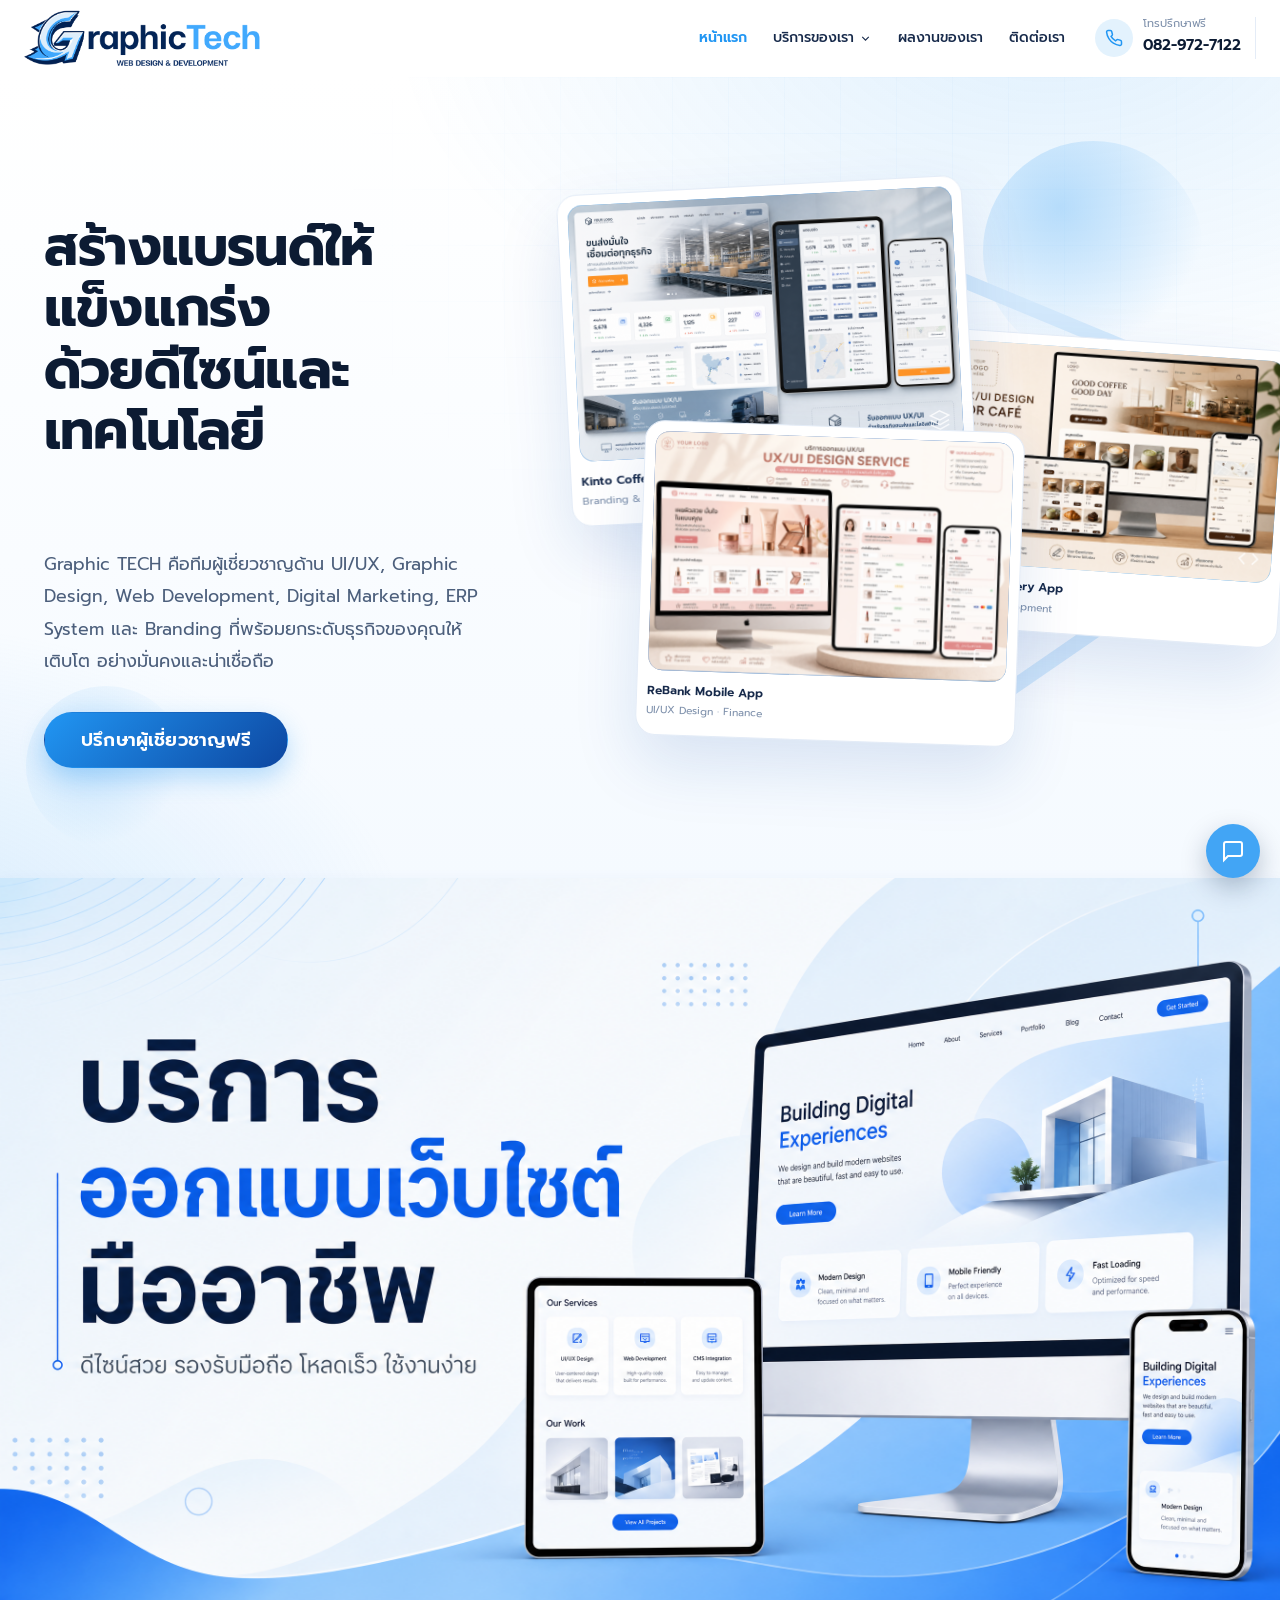
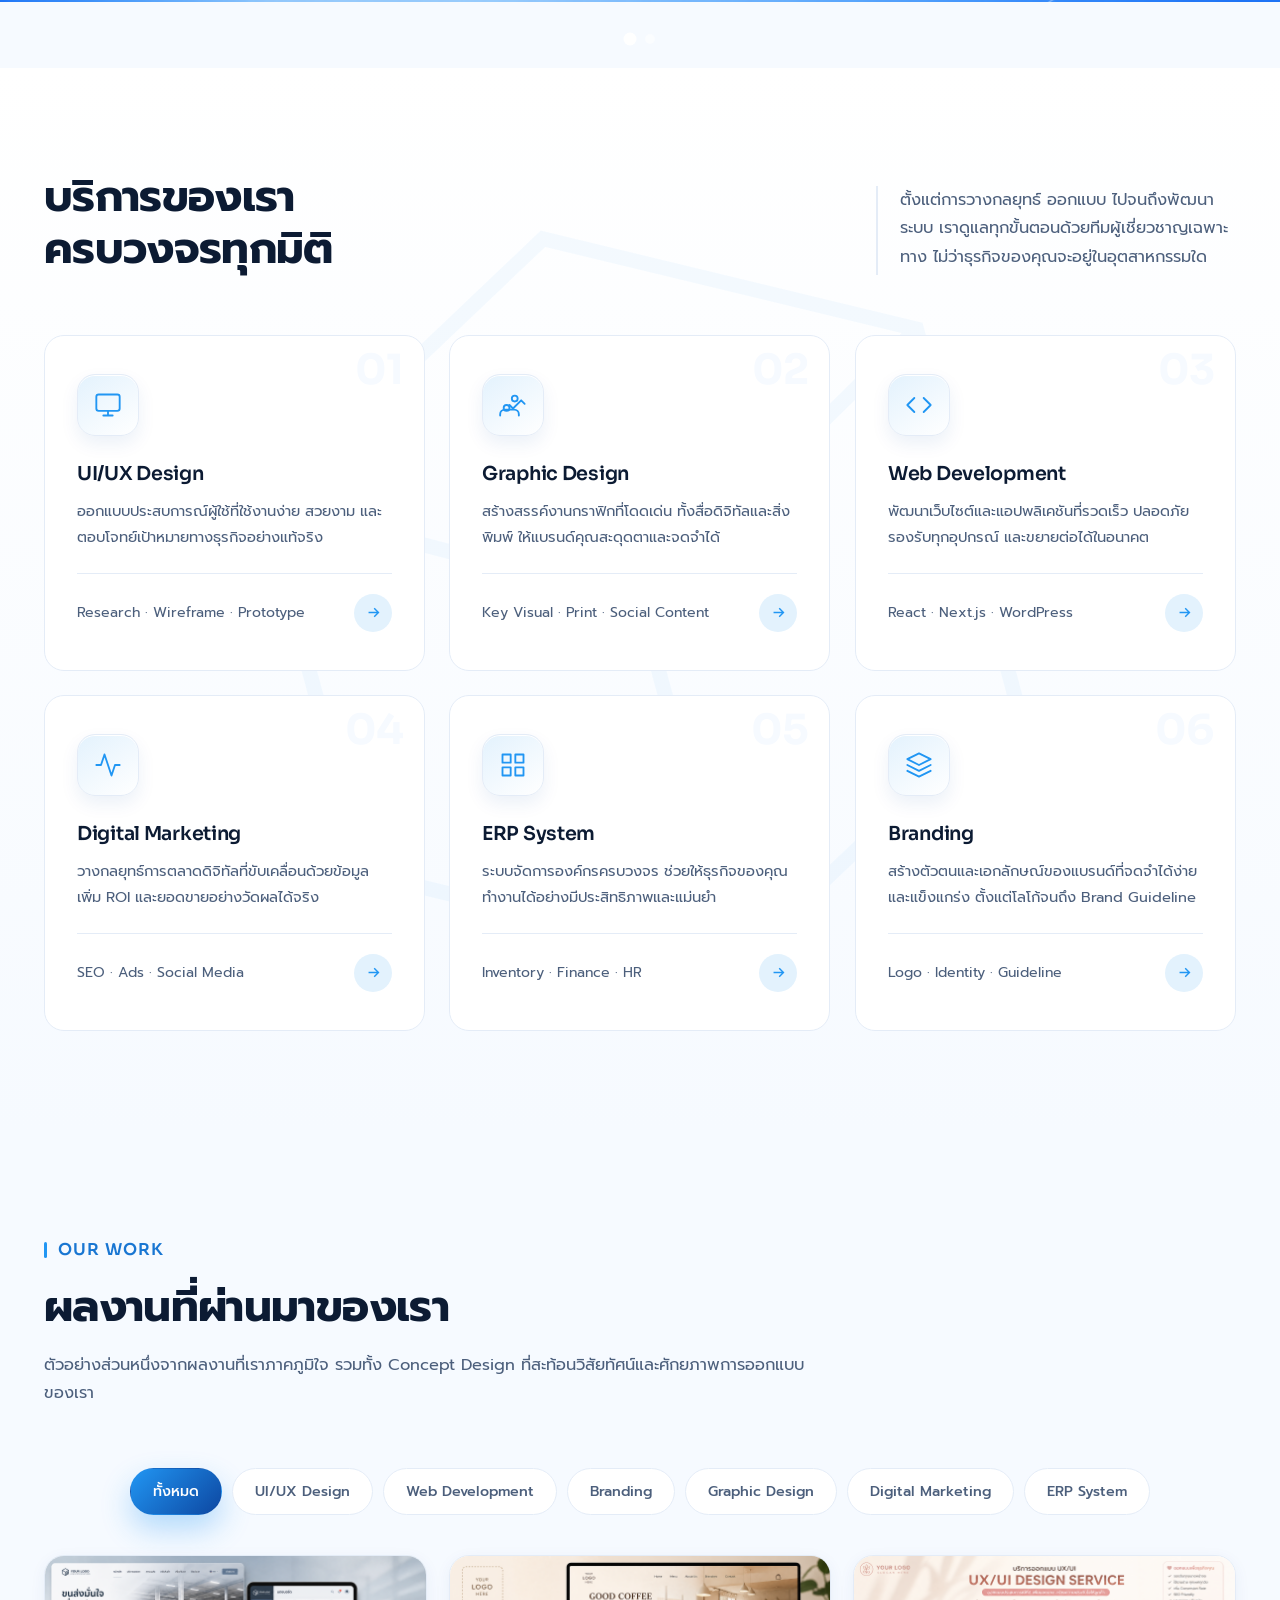
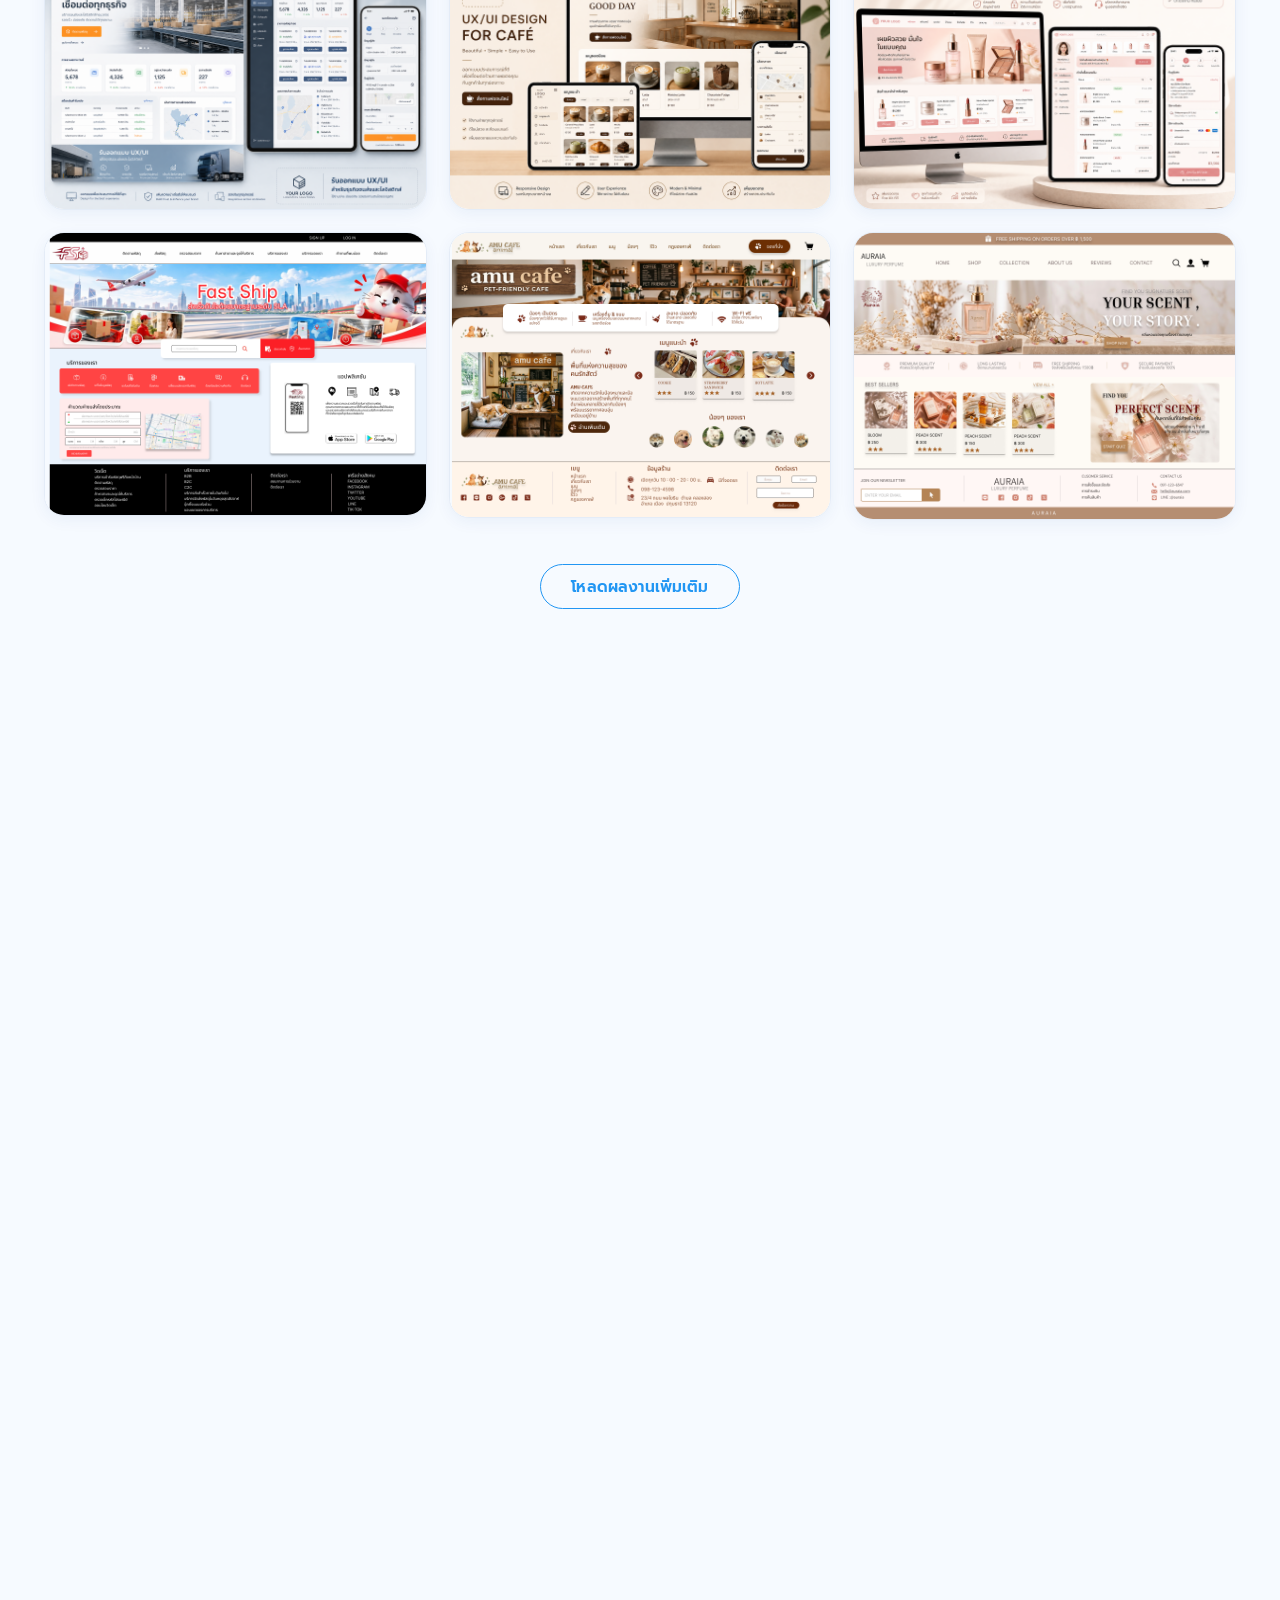
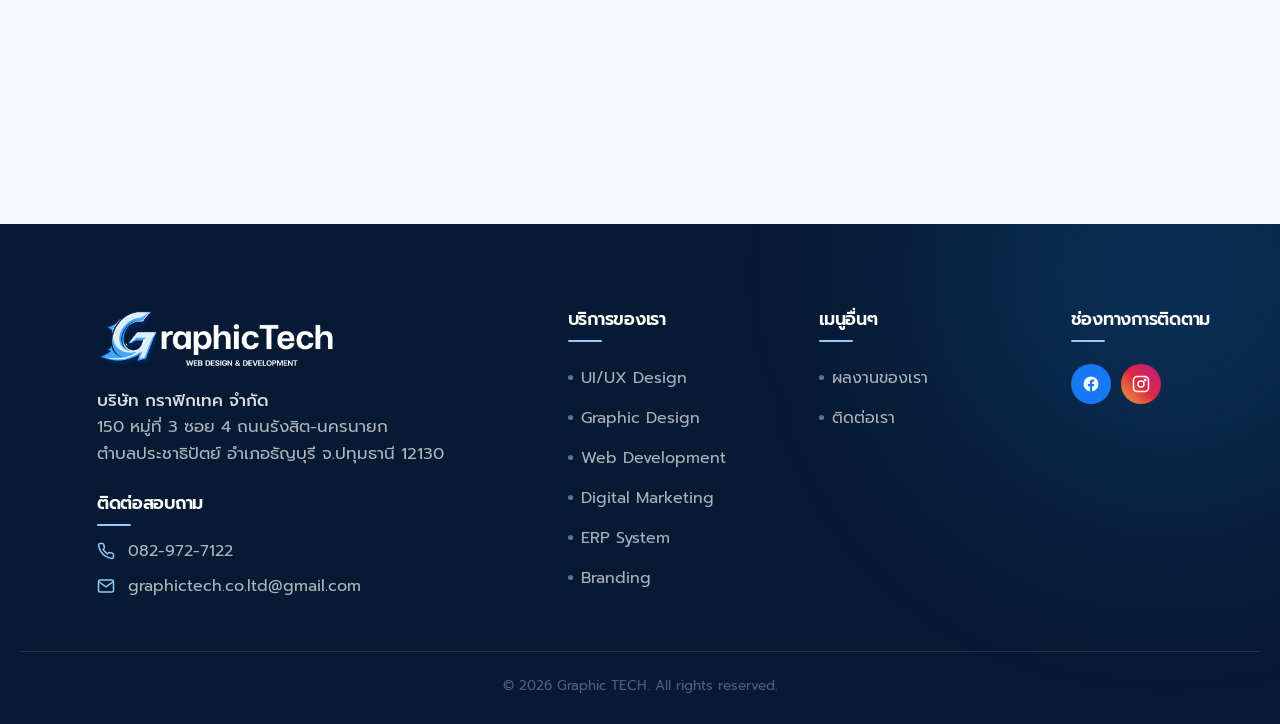
<file: index.html>
<!DOCTYPE html>
<html lang="th">

<head>
  <meta charset="UTF-8">
  <meta name="viewport" content="width=device-width, initial-scale=1.0">
  <meta name="description"
    content="Graphic TECH บริการรับออกแบบ UI/UX, Graphic Design, Web Development, Digital Marketing, ERP System และ Branding แบบครบวงจร">
  <meta name="keywords"
    content="Graphic TECH, UI/UX, Graphic Design, Web Development, Digital Marketing, ERP System, Branding, รับทำเว็บไซต์, ออกแบบกราฟิก, รับทำการตลาดออนไลน์">

  <!-- Open Graph / Social Media Meta Tags -->
  <meta property="og:title" content="Graphic TECH - บริการออกแบบและพัฒนาเว็บไซต์ครบวงจร">
  <meta property="og:description"
    content="Graphic TECH คือทีมผู้เชี่ยวชาญด้าน UI/UX, Graphic Design, Web Development, Digital Marketing, ERP System และ Branding ที่พร้อมยกระดับธุรกิจของคุณ">
  <meta property="og:image" content="assets/images/logo.png">
  <meta property="og:type" content="website">

  <title>Graphic TECH - บริการออกแบบและพัฒนาเว็บไซต์ครบวงจร</title>

  <!-- Favicons -->
  <link rel="icon" type="image/png" sizes="32x32" href="assets/images/logo.png">
  <link rel="icon" type="image/png" sizes="180x180" href="assets/images/logo.png">
  <link rel="apple-touch-icon" sizes="180x180" href="assets/images/logo.png">


  <link rel="preconnect" href="https://fonts.googleapis.com">
  <link rel="stylesheet"
    href="https://fonts.googleapis.com/css2?family=Prompt:wght@300;400;500;600;700;800&family=Sora:wght@400;500;600;700;800&display=swap">

  <link rel="stylesheet" href="css/base.css">
  <link rel="stylesheet" href="css/components.css">
  <link rel="stylesheet" href="css/layout.css">
  <link rel="stylesheet" href="css/home.css">
  <link rel="stylesheet" href="css/animations.css">
</head>

<body>
  <a href="#main" class="skip-link">ข้ามไปยังเนื้อหาหลัก</a>

  <!-- ═══════════════════════ HEADER PLACEHOLDER ═══════════════════════ -->
  <div id="app-header"></div>


  <main id="main">



    <!-- ═══════════════════════ HERO ═══════════════════════ -->
    <section class="hero" id="home">
      <div class="hero-grid-bg" aria-hidden="true"></div>
      <div class="hero-orb hero-orb--1 float-shape" aria-hidden="true"></div>
      <div class="hero-orb hero-orb--2 float-shape float-shape--slow" aria-hidden="true"></div>

      <div class="container">
        <div class="hero__inner">
          <div class="hero__content">
            <h1 class="hero__title hero-anim hd-2">
              <span class="line">สร้างแบรนด์ให้แข็งแกร่ง</span>
              <span class="line">ด้วยดีไซน์และเทคโนโลยี</span>
              <span class="line text-gradient-animated">ระดับมืออาชีพ</span>
            </h1>
            <p class="hero__sub hero-anim hd-3">
              Graphic TECH คือทีมผู้เชี่ยวชาญด้าน UI/UX, Graphic Design, Web Development,
              Digital Marketing, ERP System และ Branding ที่พร้อมยกระดับธุรกิจของคุณให้เติบโต
              อย่างมั่นคงและน่าเชื่อถือ
            </p>
            <div class="hero__action hero-anim hd-4">
              <a href="#contact" class="btn btn-primary hero__btn">ปรึกษาผู้เชี่ยวชาญฟรี</a>
            </div>

          </div>

          <div class="hero__visual hero-anim hd-3">
            <div class="hero__stage">
              <svg class="hero__mark" viewBox="0 0 24 24" fill="none" stroke="currentColor" stroke-width="0.6"
                aria-hidden="true">
                <path d="M12 2l9 4.9v10.2L12 22l-9-4.9V6.9L12 2z" />
                <path d="M12 22V12M21 6.9L12 12 3 6.9" />
              </svg>

              <figure class="collage-card collage-card--a float-shape float-shape--sm">
                <div class="collage-card__thumb">
                  <img src="assets/images/brand/3.2.1.png" alt="Kinto Coffee Image">
                  <svg viewBox="0 0 24 24" fill="none" stroke="currentColor" stroke-width="1.6">
                    <path d="M12 2L2 7l10 5 10-5-10-5zM2 17l10 5 10-5M2 12l10 5 10-5" />
                  </svg>
                </div>
                <figcaption class="collage-card__tag">Kinto Coffee — New System<small>Branding & Design · 2024</small>
                </figcaption>
              </figure>

              <figure class="collage-card collage-card--b float-shape float-shape--sm">
                <div class="collage-card__thumb">
                  <img src="assets/images/brand/3.2.2.png" alt="ArtSpace Gallery Image">
                  <svg viewBox="0 0 24 24" fill="none" stroke="currentColor" stroke-width="1.6">
                    <polyline points="16 18 22 12 16 6" />
                    <polyline points="8 6 2 12 8 18" />
                  </svg>
                </div>
                <figcaption class="collage-card__tag">ArtSpace Gallery App<small>Web App Development</small>
                </figcaption>
              </figure>

              <figure class="collage-card collage-card--c float-shape float-shape--sm">
                <div class="collage-card__thumb">
                  <img src="assets/images/brand/3.2.3.png" alt="ReBank Mobile UX Image">
                  <svg viewBox="0 0 24 24" fill="none" stroke="currentColor" stroke-width="1.6">
                    <rect x="2" y="3" width="20" height="14" rx="2" />
                    <path d="M8 21h8M12 17v4" />
                  </svg>
                </div>
                <figcaption class="collage-card__tag">ReBank Mobile App<small>UI/UX Design · Finance</small>
                </figcaption>
              </figure>


            </div>
          </div>
        </div>
      </div>

    </section>







    <!-- ═══════════════════════ AUTO SLIDER BANNER ═══════════════════════ -->
    <section class="banner-slider" aria-label="แบนเนอร์โปรโมท">
      <div class="slider-container" id="mainSlider">
        <div class="slider-track" id="sliderTrack">
          <!-- รูปภาพที่ 1 -->
          <div class="slide">
            <img src="assets/images/ui/b1.png" alt="Banner 1">
          </div>
          <!-- รูปภาพที่ 2 -->
          <div class="slide">
            <img src="assets/images/brand/bannerslider01.png" alt="Banner 2">
          </div>
        </div>

        <!-- ปุ่มเลื่อนซ้าย-ขวา ถูกเอาออกตามคำขอ -->

        <!-- จุดไข่ปลา (Dots) -->
        <div class="slider-dots" id="sliderDots"></div>
      </div>
    </section>



    <!-- ═══════════════════════ SERVICES ═══════════════════════ -->
    <section class="section services" id="services">
      <div class="container">
        <div class="sec-head sec-head--split reveal">
          <div class="sec-head__main">
            <h2>บริการของเรา<br>ครบวงจรทุกมิติ</h2>
          </div>
          <p class="sec-head__aside">ตั้งแต่การวางกลยุทธ์ ออกแบบ ไปจนถึงพัฒนาระบบ
            เราดูแลทุกขั้นตอนด้วยทีมผู้เชี่ยวชาญเฉพาะทาง
            ไม่ว่าธุรกิจของคุณจะอยู่ในอุตสาหกรรมใด</p>
        </div>

        <div class="grid grid-3">
          <a href="pages/service-uiux.html" class="service-card reveal d-1" tabindex="0" role="button"
            aria-label="UI/UX Design">
            <span class="service-card__num">01</span>
            <span class="icon-tile">
              <svg viewBox="0 0 24 24" fill="none" stroke="currentColor" stroke-width="1.6" stroke-linecap="round"
                stroke-linejoin="round">
                <rect x="2" y="3" width="20" height="14" rx="2" />
                <path d="M8 21h8M12 17v4" />
              </svg>
            </span>
            <h3>UI/UX Design</h3>
            <p>ออกแบบประสบการณ์ผู้ใช้ที่ใช้งานง่าย สวยงาม และตอบโจทย์เป้าหมายทางธุรกิจอย่างแท้จริง</p>
            <div class="service-card__foot">
              <span class="small">Research · Wireframe · Prototype</span>
              <span class="service-card__arrow"><svg viewBox="0 0 24 24" fill="none" stroke="currentColor"
                  stroke-width="2">
                  <path d="M5 12h14M13 6l6 6-6 6" />
                </svg></span>
            </div>
          </a>

          <a href="pages/service-graphic.html" class="service-card reveal d-2" tabindex="0" role="button"
            aria-label="Graphic Design">
            <span class="service-card__num">02</span>
            <span class="icon-tile">
              <svg viewBox="0 0 24 24" fill="none" stroke="currentColor" stroke-width="1.6" stroke-linecap="round"
                stroke-linejoin="round">
                <circle cx="13.5" cy="6.5" r="2.5" />
                <circle cx="6.5" cy="14.5" r="2.5" />
                <path d="M17 21v-1a4 4 0 00-4-4H5a4 4 0 00-4 4v1" />
                <path d="M22 11l-3-3-7 7-3-3" />
              </svg>
            </span>
            <h3>Graphic Design</h3>
            <p>สร้างสรรค์งานกราฟิกที่โดดเด่น ทั้งสื่อดิจิทัลและสิ่งพิมพ์ ให้แบรนด์คุณสะดุดตาและจดจำได้</p>
            <div class="service-card__foot">
              <span class="small">Key Visual · Print · Social Content</span>
              <span class="service-card__arrow"><svg viewBox="0 0 24 24" fill="none" stroke="currentColor"
                  stroke-width="2">
                  <path d="M5 12h14M13 6l6 6-6 6" />
                </svg></span>
            </div>
          </a>

          <a href="pages/service-web.html" class="service-card reveal d-3" tabindex="0" role="button"
            aria-label="Web Development">
            <span class="service-card__num">03</span>
            <span class="icon-tile">
              <svg viewBox="0 0 24 24" fill="none" stroke="currentColor" stroke-width="1.6" stroke-linecap="round"
                stroke-linejoin="round">
                <polyline points="16 18 22 12 16 6" />
                <polyline points="8 6 2 12 8 18" />
              </svg>
            </span>
            <h3>Web Development</h3>
            <p>พัฒนาเว็บไซต์และแอปพลิเคชันที่รวดเร็ว ปลอดภัย รองรับทุกอุปกรณ์ และขยายต่อได้ในอนาคต</p>
            <div class="service-card__foot">
              <span class="small">React · Next.js · WordPress</span>
              <span class="service-card__arrow"><svg viewBox="0 0 24 24" fill="none" stroke="currentColor"
                  stroke-width="2">
                  <path d="M5 12h14M13 6l6 6-6 6" />
                </svg></span>
            </div>
          </a>

          <a href="pages/service-marketing.html" class="service-card reveal d-1" tabindex="0" role="button"
            aria-label="Digital Marketing">
            <span class="service-card__num">04</span>
            <span class="icon-tile">
              <svg viewBox="0 0 24 24" fill="none" stroke="currentColor" stroke-width="1.6" stroke-linecap="round"
                stroke-linejoin="round">
                <path d="M22 12h-4l-3 9L9 3l-3 9H2" />
              </svg>
            </span>
            <h3>Digital Marketing</h3>
            <p>วางกลยุทธ์การตลาดดิจิทัลที่ขับเคลื่อนด้วยข้อมูล เพิ่ม ROI และยอดขายอย่างวัดผลได้จริง</p>
            <div class="service-card__foot">
              <span class="small">SEO · Ads · Social Media</span>
              <span class="service-card__arrow"><svg viewBox="0 0 24 24" fill="none" stroke="currentColor"
                  stroke-width="2">
                  <path d="M5 12h14M13 6l6 6-6 6" />
                </svg></span>
            </div>
          </a>

          <a href="pages/service-erp.html" class="service-card reveal d-2" tabindex="0" role="button"
            aria-label="ERP System">
            <span class="service-card__num">05</span>
            <span class="icon-tile">
              <svg viewBox="0 0 24 24" fill="none" stroke="currentColor" stroke-width="1.6" stroke-linecap="round"
                stroke-linejoin="round">
                <rect x="3" y="3" width="7" height="7" />
                <rect x="14" y="3" width="7" height="7" />
                <rect x="14" y="14" width="7" height="7" />
                <rect x="3" y="14" width="7" height="7" />
              </svg>
            </span>
            <h3>ERP System</h3>
            <p>ระบบจัดการองค์กรครบวงจร ช่วยให้ธุรกิจของคุณทำงานได้อย่างมีประสิทธิภาพและแม่นยำ</p>
            <div class="service-card__foot">
              <span class="small">Inventory · Finance · HR</span>
              <span class="service-card__arrow"><svg viewBox="0 0 24 24" fill="none" stroke="currentColor"
                  stroke-width="2">
                  <path d="M5 12h14M13 6l6 6-6 6" />
                </svg></span>
            </div>
          </a>

          <a href="pages/service-branding.html" class="service-card reveal d-3" tabindex="0" role="button"
            aria-label="Branding">
            <span class="service-card__num">06</span>
            <span class="icon-tile">
              <svg viewBox="0 0 24 24" fill="none" stroke="currentColor" stroke-width="1.6" stroke-linecap="round"
                stroke-linejoin="round">
                <path d="M12 2L2 7l10 5 10-5-10-5zM2 17l10 5 10-5M2 12l10 5 10-5" />
              </svg>
            </span>
            <h3>Branding</h3>
            <p>สร้างตัวตนและเอกลักษณ์ของแบรนด์ที่จดจำได้ง่ายและแข็งแกร่ง ตั้งแต่โลโก้จนถึง Brand Guideline</p>
            <div class="service-card__foot">
              <span class="small">Logo · Identity · Guideline</span>
              <span class="service-card__arrow"><svg viewBox="0 0 24 24" fill="none" stroke="currentColor"
                  stroke-width="2">
                  <path d="M5 12h14M13 6l6 6-6 6" />
                </svg></span>
            </div>
          </a>
        </div>


      </div>
    </section>

    <!-- ═══════════════════════ PORTFOLIO ═══════════════════════ -->
    <section class="section portfolio" id="portfolio">
      <div class="container">
        <div class="sec-head reveal">
          <p class="eyebrow eyebrow--tag">Our Work</p>
          <h2>ผลงานที่ผ่านมาของเรา</h2>
          <p>ตัวอย่างส่วนหนึ่งจากผลงานที่เราภาคภูมิใจ รวมทั้ง Concept Design
            ที่สะท้อนวิสัยทัศน์และศักยภาพการออกแบบของเรา</p>
        </div>

        <div class="filters reveal" id="portfolioFilters">
          <button class="filter-btn is-active" data-filter="all">ทั้งหมด</button>
          <button class="filter-btn" data-filter="UI/UX Design">UI/UX Design</button>
          <button class="filter-btn" data-filter="Web Development">Web Development</button>
          <button class="filter-btn" data-filter="Branding">Branding</button>
          <button class="filter-btn" data-filter="Graphic Design">Graphic Design</button>
          <button class="filter-btn" data-filter="Digital Marketing">Digital Marketing</button>
          <button class="filter-btn" data-filter="ERP System">ERP System</button>
        </div>

        <div class="portfolio-grid" id="portfolioGrid">
          <!-- populated by data-portfolio.js + main.js -->
        </div>
        <div class="portfolio__foot">
          <button class="btn btn-outline" id="loadMoreBtn">โหลดผลงานเพิ่มเติม</button>
          <button class="btn btn-outline" id="collapseBtn">ย่อผลงาน</button>
        </div>
      </div>
    </section>



    <!-- ═══════════════════════ CONTACT ═══════════════════════ -->
    <section class="section contact-home" id="contact">
      <div class="container">
        <div class="sec-head sec-head--center reveal">
          <h2>พร้อมเริ่มโปรเจกต์ใหม่กับเรา?</h2>
          <p>บอกเราเรื่องของคุณ ทีมงานพร้อมรับฟังและออกแบบทางออกที่ดีที่สุดสำหรับธุรกิจของคุณ</p>
        </div>

        <div class="contact-home__wrap reveal">
          <div class="contact-home__info">
            <h2>ช่องทางติดต่อเรา</h2>
            <p>เลือกช่องทางที่สะดวก ทีมงานพร้อมตอบกลับภายใน 24 ชั่วโมง</p>
            <ul class="contact-home__list">
              <li>
                <svg viewBox="0 0 24 24" fill="none" stroke="currentColor" stroke-width="2">
                  <path d="M21 10c0 6-9 12-9 12s-9-6-9-12a9 9 0 0118 0z" />
                  <circle cx="12" cy="10" r="3" />
                </svg>
                <span>150 หมู่ที่ 3 ซอย 4 ถนนรังสิต-นครนายก ตำบลประชาธิปัตย์ อำเภอธัญบุรี จ.ปทุมธานี 12130</span>
              </li>
              <li>
                <svg viewBox="0 0 24 24" fill="none" stroke="currentColor" stroke-width="2">
                  <path
                    d="M22 16.92v3a2 2 0 01-2.18 2 19.79 19.79 0 01-8.63-3.07 19.5 19.5 0 01-6-6 19.79 19.79 0 01-3.07-8.67A2 2 0 014.11 2h3a2 2 0 012 1.72c.127.96.362 1.903.7 2.81a2 2 0 01-.45 2.11L8.09 9.91a16 16 0 006 6l1.27-1.27a2 2 0 012.11-.45c.907.338 1.85.573 2.81.7A2 2 0 0122 16.92z" />
                </svg>
                <span>082-972-7122</span>
              </li>
              <li>
                <svg viewBox="0 0 24 24" fill="none" stroke="currentColor" stroke-width="2">
                  <path d="M4 4h16a2 2 0 012 2v12a2 2 0 01-2 2H4a2 2 0 01-2-2V6a2 2 0 012-2z" />
                  <path d="M22 6l-10 7L2 6" />
                </svg>
                <span>graphictech.co.ltd@gmail.com</span>
              </li>
              <li>
                <svg viewBox="0 0 24 24" fill="none" stroke="currentColor" stroke-width="2">
                  <rect x="3" y="4" width="18" height="18" rx="2" />
                  <path d="M16 2v4M8 2v4M3 10h18" />
                </svg>
                <span>จันทร์–เสาร์ 9:00–18:00 น.</span>
              </li>
            </ul>
            <div class="footer__social contact-social-gap">
              <a href="https://www.facebook.com/profile.php?id=61574200404276" target="_blank" rel="noopener noreferrer"
                aria-label="Facebook"><svg viewBox="0 0 24 24" fill="currentColor">
                  <path
                    d="M22 12a10 10 0 10-11.56 9.88v-6.99H7.9V12h2.54V9.8c0-2.5 1.49-3.89 3.77-3.89 1.09 0 2.24.2 2.24.2v2.46H15.2c-1.24 0-1.63.77-1.63 1.56V12h2.78l-.44 2.89h-2.34v6.99A10 10 0 0022 12z" />
                </svg></a>
              <a href="https://www.instagram.com/graphictech.co.ltd/" target="_blank" rel="noopener noreferrer"
                aria-label="Instagram"><svg viewBox="0 0 24 24" fill="none" stroke="currentColor" stroke-width="2">
                  <rect x="2" y="2" width="20" height="20" rx="5" />
                  <circle cx="12" cy="12" r="4" />
                  <circle cx="17.5" cy="6.5" r="1" />
                </svg></a>
            </div>
          </div>

          <form class="contact-home__form" id="contactForm" novalidate>
            <div class="form-alert form-alert--ok" id="formSuccess">
              <svg width="20" height="20" viewBox="0 0 24 24" fill="none" stroke="currentColor" stroke-width="2">
                <path d="M20 6L9 17l-5-5" />
              </svg>
              ส่งข้อความเรียบร้อยแล้ว ทีมงานจะติดต่อกลับโดยเร็วที่สุด
            </div>
            <div class="form-grid">
              <div class="field">
                <label for="cfName">ชื่อ-นามสกุล <span class="req">*</span></label>
                <input type="text" id="cfName" name="name" placeholder="ชื่อของคุณ" required>
                <p class="field-error">กรุณากรอกชื่อของคุณ</p>
              </div>
              <div class="field">
                <label for="cfPhone">เบอร์โทรศัพท์ <span class="req">*</span></label>
                <input type="tel" id="cfPhone" name="phone" placeholder="08x-xxx-xxxx" required>
                <p class="field-error">กรุณากรอกเบอร์โทรศัพท์</p>
              </div>
              <div class="field field--full">
                <label for="cfEmail">อีเมล <span class="req">*</span></label>
                <input type="email" id="cfEmail" name="email" placeholder="you@example.com" required>
                <p class="field-error">กรุณากรอกอีเมลให้ถูกต้อง</p>
              </div>
              <div class="field field--full">
                <label for="cfService">บริการที่สนใจ</label>
                <select id="cfService" name="service">
                  <option value="">เลือกบริการที่สนใจ</option>
                  <option value="uiux">UI/UX Design</option>
                  <option value="graphic">Graphic Design</option>
                  <option value="web">Web Development</option>
                  <option value="marketing">Digital Marketing</option>
                  <option value="erp">ERP System</option>
                  <option value="branding">Branding</option>
                  <option value="other">อื่นๆ</option>
                </select>
              </div>
              <div class="field field--full">
                <label for="cfMessage">รายละเอียดโปรเจกต์ <span class="req">*</span></label>
                <textarea id="cfMessage" name="message" placeholder="เล่าให้เราฟังคร่าวๆ เกี่ยวกับโปรเจกต์ของคุณ"
                  required></textarea>
                <p class="field-error">กรุณากรอกรายละเอียดโปรเจกต์</p>
              </div>
            </div>
            <button type="submit" class="btn btn-primary btn-block btn-lg mt-40">
              ส่งข้อความถึงเรา
              <svg viewBox="0 0 24 24" fill="none" stroke="currentColor" stroke-width="2">
                <path d="M22 2L11 13M22 2l-7 20-4-9-9-4 20-7z" />
              </svg>
            </button>
            <p class="form-note tc mt-40">หรือส่งอีเมลถึงเราโดยตรงที่ <a
                href="https://mail.google.com/mail/?view=cm&fs=1&to=graphictech.co.ltd@gmail.com" target="_blank"
                rel="noopener noreferrer" class="accent">graphictech.co.ltd@gmail.com</a></p>
          </form>
        </div>
      </div>
    </section>

  </main>

  <!-- ═══════════════════════ FOOTER PLACEHOLDER ═══════════════════════ -->
  <div id="app-footer"></div>

  <!-- ═══════════════════════ OVERLAY PANEL ═══════════════════════ -->
  <div class="overlay" id="overlay" aria-hidden="true" role="dialog" aria-modal="true">
    <div class="overlay-backdrop" id="overlayBackdrop"></div>
    <div class="overlay-panel" id="overlayPanel">
      <button class="overlay-close" id="overlayClose" aria-label="ปิด">
        <svg viewBox="0 0 24 24" fill="none" stroke="currentColor" stroke-width="2" stroke-linecap="round">
          <path d="M18 6L6 18M6 6l12 12" />
        </svg>
      </button>
      <div class="overlay-body" id="overlayContent">
        <div class="overlay-loading">
          <div class="spinner"></div>
          <p>กำลังโหลด...</p>
        </div>
      </div>
    </div>
  </div>

  <script src="js/layout-components.js"></script>
  <script src="js/data-portfolio.js"></script>
  <script src="js/detail.js"></script>
  <script src="js/counters.js"></script>
  <script src="js/faq.js"></script>
  <script src="js/contact-form.js"></script>
  <script src="js/main.js"></script>
</body>

</html>
</file>
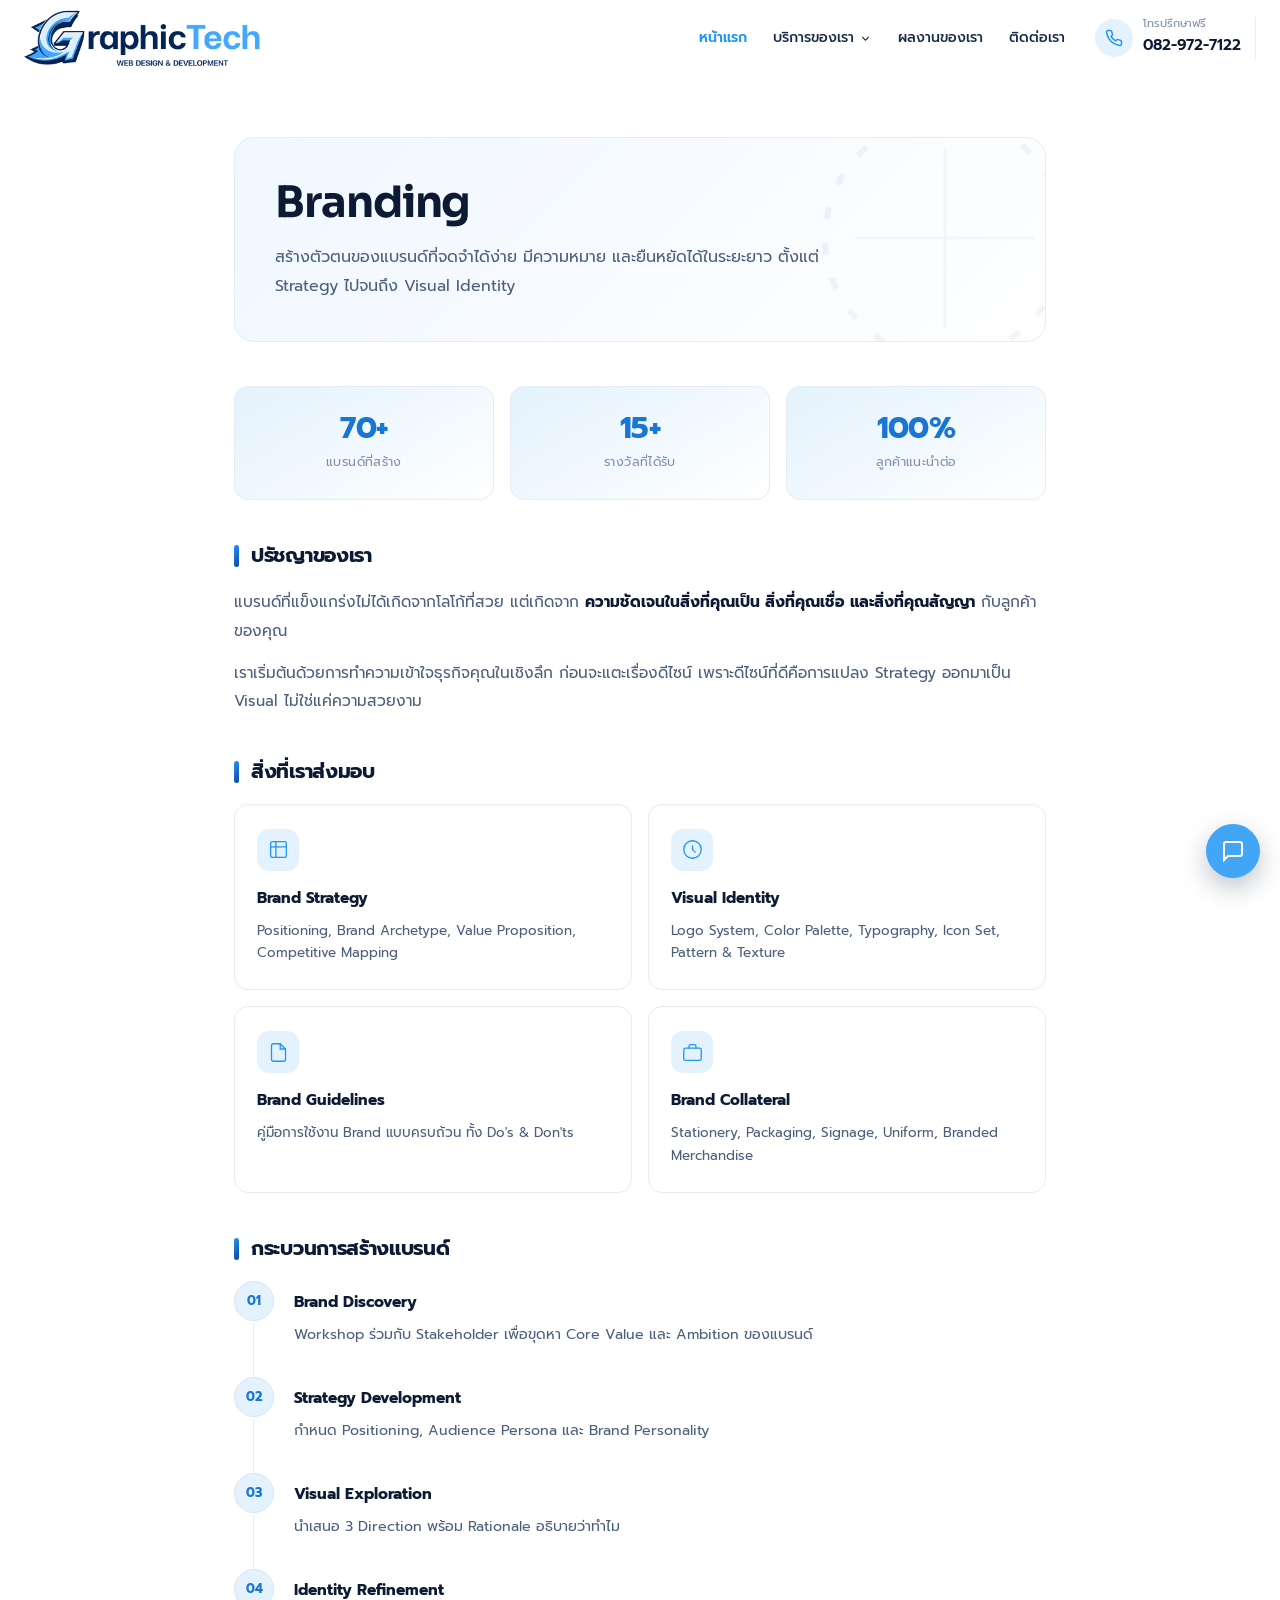
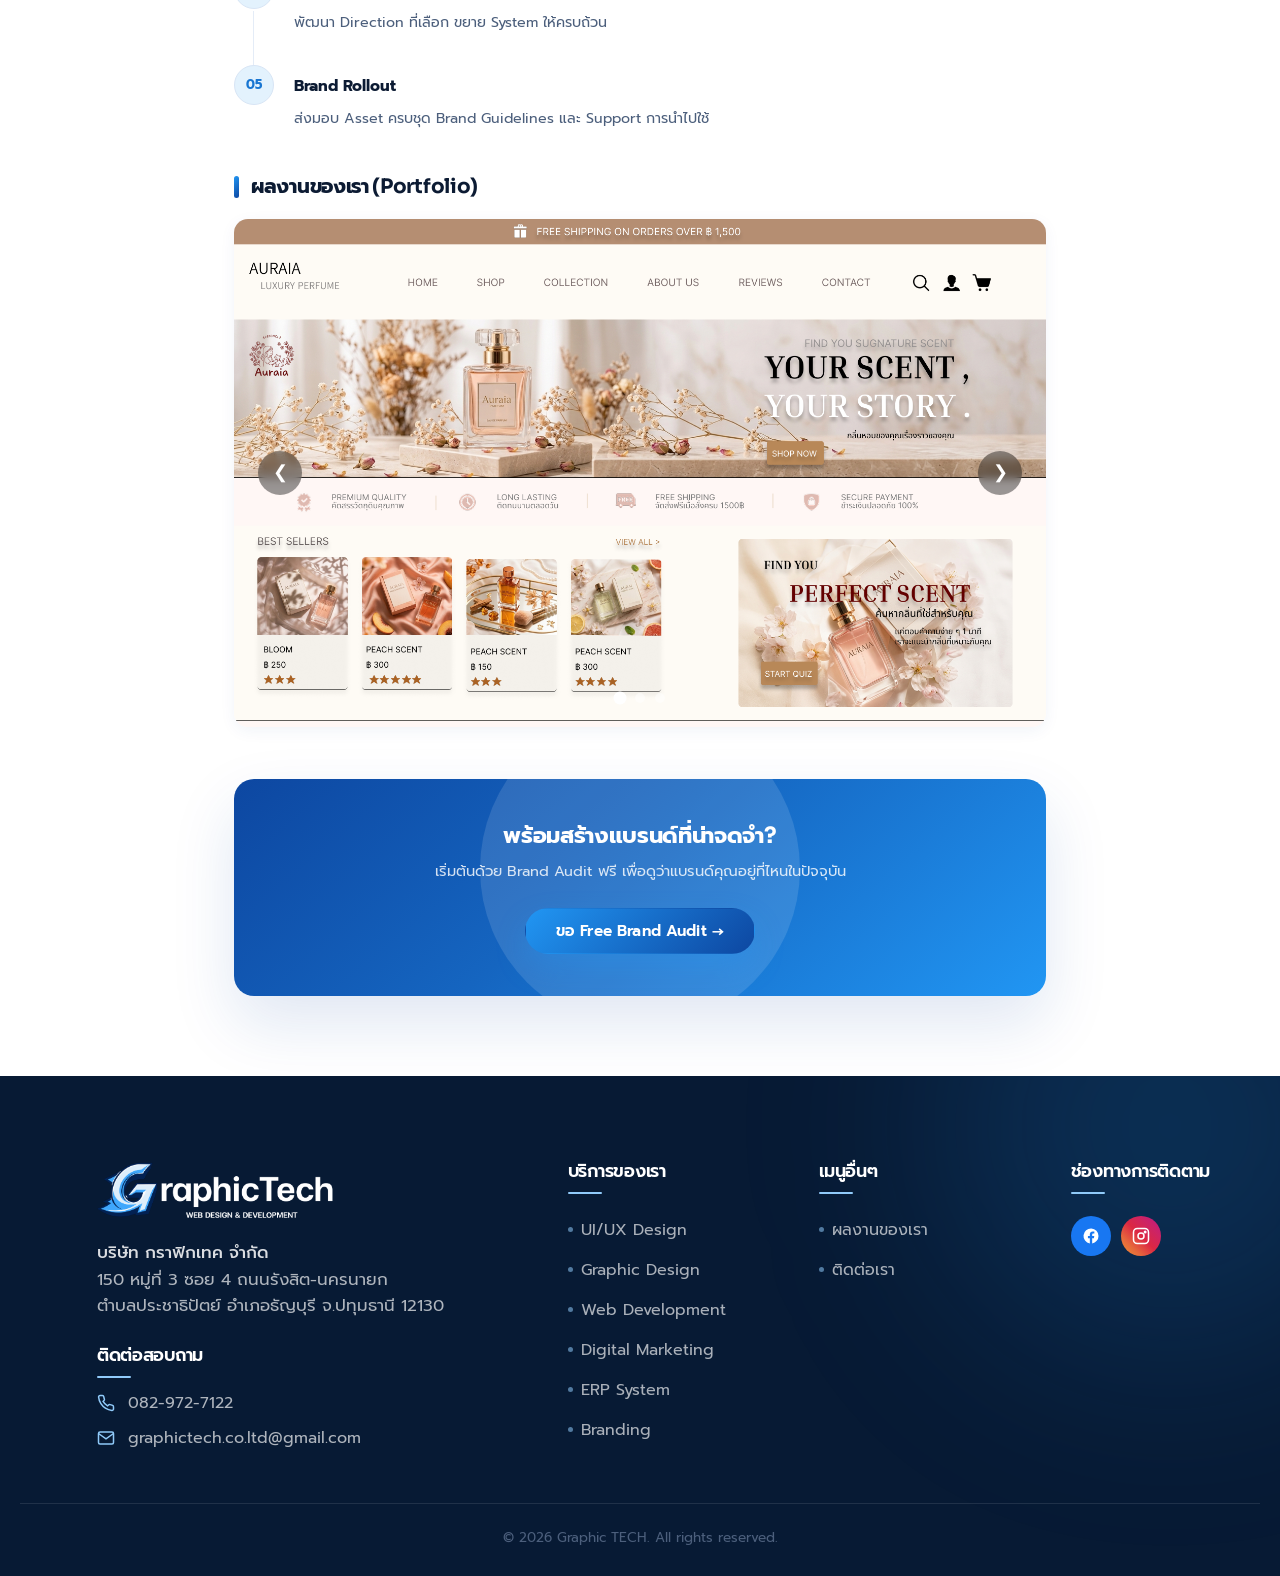
<file: pages/service-branding.html>
<!DOCTYPE html>
<html lang="th">

<head>
  <meta charset="UTF-8">
  <meta name="viewport" content="width=device-width, initial-scale=1.0">
  <meta name="description" content="บริการสร้างแบรนด์ Branding ออกแบบโลโก้ และ Corporate Identity (CI) เพื่อสร้างตัวตนที่จดจำได้ แข็งแกร่ง และแตกต่างจากคู่แข่งในตลาด | Graphic TECH">
  <title>Branding | Graphic TECH</title>

  <!-- Open Graph / Social Media Meta Tags -->
  <meta property="og:title" content="Branding | Graphic TECH">
  <meta property="og:description" content="บริการสร้างแบรนด์ Branding ออกแบบโลโก้ และ Corporate Identity (CI) เพื่อสร้างตัวตนที่จดจำได้ แข็งแกร่ง และแตกต่างจากคู่แข่งในตลาด | Graphic TECH">
  <meta property="og:image" content="../assets/images/logo.png">
  <meta property="og:type" content="website">

  <!-- Favicons -->
  <link rel="icon" type="image/png" sizes="32x32" href="../assets/images/logo.png">
  <link rel="icon" type="image/png" sizes="180x180" href="../assets/images/logo.png">
  <link rel="apple-touch-icon" sizes="180x180" href="../assets/images/logo.png">

  <link rel="preconnect" href="https://fonts.googleapis.com">
  <link rel="stylesheet"
    href="https://fonts.googleapis.com/css2?family=Prompt:wght@300;400;500;600;700;800&family=Sora:wght@400;500;600;700;800&display=swap">

  <link rel="stylesheet" href="../css/base.css">
  <link rel="stylesheet" href="../css/components.css">
  <link rel="stylesheet" href="../css/layout.css">
  <link rel="stylesheet" href="../css/home.css">
  <link rel="stylesheet" href="../css/detail.css">
  <link rel="stylesheet" href="../css/animations.css">
</head>

<body>
  <div id="app-header"></div>

<main class="detail-container">
  <!-- ══ HEADER ══ -->
  <div class="detail-header detail-hero">
    <h1 class="detail-title">Branding</h1>
    <p class="detail-subtitle">
      สร้างตัวตนของแบรนด์ที่จดจำได้ง่าย มีความหมาย และยืนหยัดได้ในระยะยาว
      ตั้งแต่ Strategy ไปจนถึง Visual Identity
    </p>
  </div>

  <!-- ══ STATS ══ -->
  <div class="detail-stats">
    <div class="detail-stat">
      <div class="detail-stat-value">70+</div>
      <div class="detail-stat-label">แบรนด์ที่สร้าง</div>
    </div>
    <div class="detail-stat">
      <div class="detail-stat-value">15+</div>
      <div class="detail-stat-label">รางวัลที่ได้รับ</div>
    </div>
    <div class="detail-stat">
      <div class="detail-stat-value">100%</div>
      <div class="detail-stat-label">ลูกค้าแนะนำต่อ</div>
    </div>
  </div>

  <!-- ══ PHILOSOPHY ══ -->
  <div class="detail-section">
    <h2 class="detail-section-title">ปรัชญาของเรา</h2>
    <div class="detail-body">
      <p>
        แบรนด์ที่แข็งแกร่งไม่ได้เกิดจากโลโก้ที่สวย แต่เกิดจาก
        <strong>ความชัดเจนในสิ่งที่คุณเป็น สิ่งที่คุณเชื่อ และสิ่งที่คุณสัญญา</strong>
        กับลูกค้าของคุณ
      </p>
      <p>
        เราเริ่มต้นด้วยการทำความเข้าใจธุรกิจคุณในเชิงลึก ก่อนจะแตะเรื่องดีไซน์
        เพราะดีไซน์ที่ดีคือการแปลง Strategy ออกมาเป็น Visual ไม่ใช่แค่ความสวยงาม
      </p>
    </div>
  </div>

  <!-- ══ WHAT WE DELIVER ══ -->
  <div class="detail-section">
    <h2 class="detail-section-title">สิ่งที่เราส่งมอบ</h2>
    <div class="detail-icon-grid detail-grid">
      <div class="detail-icon-card">
        <div class="dic-icon">
          <svg viewBox="0 0 24 24" fill="none" stroke="currentColor" stroke-width="1.5" stroke-linecap="round">
            <path d="M9 3H5a2 2 0 00-2 2v4m6-6h10a2 2 0 012 2v4M9 3v18m0 0h10a2 2 0 002-2V9M9 21H5a2 2 0 01-2-2V9m0 0h18"/>
          </svg>
        </div>
        <p class="dic-title">Brand Strategy</p>
        <p class="dic-desc">Positioning, Brand Archetype, Value Proposition, Competitive Mapping</p>
      </div>
      <div class="detail-icon-card">
        <div class="dic-icon">
          <svg viewBox="0 0 24 24" fill="none" stroke="currentColor" stroke-width="1.5" stroke-linecap="round">
            <circle cx="12" cy="12" r="10"/><path d="M12 8v4l3 3"/>
          </svg>
        </div>
        <p class="dic-title">Visual Identity</p>
        <p class="dic-desc">Logo System, Color Palette, Typography, Icon Set, Pattern & Texture</p>
      </div>
      <div class="detail-icon-card">
        <div class="dic-icon">
          <svg viewBox="0 0 24 24" fill="none" stroke="currentColor" stroke-width="1.5" stroke-linecap="round">
            <path d="M14 2H6a2 2 0 00-2 2v16a2 2 0 002 2h12a2 2 0 002-2V8z"/>
            <polyline points="14 2 14 8 20 8"/>
          </svg>
        </div>
        <p class="dic-title">Brand Guidelines</p>
        <p class="dic-desc">คู่มือการใช้งาน Brand แบบครบถ้วน ทั้ง Do's & Don'ts</p>
      </div>
      <div class="detail-icon-card">
        <div class="dic-icon">
          <svg viewBox="0 0 24 24" fill="none" stroke="currentColor" stroke-width="1.5" stroke-linecap="round">
            <rect x="2" y="7" width="20" height="14" rx="2"/><path d="M16 7V5a2 2 0 00-2-2h-4a2 2 0 00-2 2v2"/>
          </svg>
        </div>
        <p class="dic-title">Brand Collateral</p>
        <p class="dic-desc">Stationery, Packaging, Signage, Uniform, Branded Merchandise</p>
      </div>
    </div>
  </div>

  <!-- ══ PROCESS ══ -->
  <div class="detail-section">
    <h2 class="detail-section-title">กระบวนการสร้างแบรนด์</h2>
    <div class="detail-process">
      <div class="detail-step">
        <div class="step-num">01</div>
        <div class="step-body">
          <p class="step-title">Brand Discovery</p>
          <p class="step-desc">Workshop ร่วมกับ Stakeholder เพื่อขุดหา Core Value และ Ambition ของแบรนด์</p>
        </div>
      </div>
      <div class="detail-step">
        <div class="step-num">02</div>
        <div class="step-body">
          <p class="step-title">Strategy Development</p>
          <p class="step-desc">กำหนด Positioning, Audience Persona และ Brand Personality</p>
        </div>
      </div>
      <div class="detail-step">
        <div class="step-num">03</div>
        <div class="step-body">
          <p class="step-title">Visual Exploration</p>
          <p class="step-desc">นำเสนอ 3 Direction พร้อม Rationale อธิบายว่าทำไม</p>
        </div>
      </div>
      <div class="detail-step">
        <div class="step-num">04</div>
        <div class="step-body">
          <p class="step-title">Identity Refinement</p>
          <p class="step-desc">พัฒนา Direction ที่เลือก ขยาย System ให้ครบถ้วน</p>
        </div>
      </div>
      <div class="detail-step">
        <div class="step-num">05</div>
        <div class="step-body">
          <p class="step-title">Brand Rollout</p>
          <p class="step-desc">ส่งมอบ Asset ครบชุด Brand Guidelines และ Support การนำไปใช้</p>
        </div>
      </div>
    </div>
  </div>

  <!-- ══ PORTFOLIO ══ -->
  <div class="detail-section">
    <h2 class="detail-section-title">ผลงานของเรา (Portfolio)</h2>
    
    <div class="slider-container portfolio-slider" id="portfolioSlider">
        <div class="slider-track" id="portfolioSliderTrack">
          <!-- รูปภาพที่ 1 -->
          <div class="slide">
            <img src="../assets/images/brand/product1.png" alt="Branding Product Concept"
              onerror="this.style.display='none'; this.nextElementSibling.style.display='flex';">
            <div class="portfolio-placeholder">Branding 1</div>
          </div>
          <!-- รูปภาพที่ 2 -->
          <div class="slide">
            <img src="../assets/images/brand/3.2.1.png" alt="Kinto Coffee Branding System"
              onerror="this.style.display='none'; this.nextElementSibling.style.display='flex';">
            <div class="portfolio-placeholder">Branding 2</div>
          </div>
          <!-- รูปภาพที่ 3 -->
          <div class="slide">
            <img src="../assets/images/brand/logo 001.png" alt="Brand Identity System"
              onerror="this.style.display='none'; this.nextElementSibling.style.display='flex';">
            <div class="portfolio-placeholder">Branding 3</div>
          </div>
        </div>

        <!-- ปุ่มเลื่อนซ้าย-ขวา -->
        <button class="slider-btn prev" id="portfolioSliderPrev" aria-label="Previous slide">&#10094;</button>
        <button class="slider-btn next" id="portfolioSliderNext" aria-label="Next slide">&#10095;</button>

        <!-- จุดไข่ปลา (Dots) -->
        <div class="slider-dots" id="portfolioSliderDots"></div>
      </div>
    </div>

    <!-- ══ CTA ══ -->
  <div class="detail-cta">
    <h3>พร้อมสร้างแบรนด์ที่น่าจดจำ?</h3>
    <p>เริ่มต้นด้วย Brand Audit ฟรี เพื่อดูว่าแบรนด์คุณอยู่ที่ไหนในปัจจุบัน</p>
    <a href="https://mail.google.com/mail/?view=cm&fs=1&to=graphictech.co.ltd@gmail.com&su=Branding Inquiry" target="_blank" rel="noopener noreferrer" class="btn btn-primary">
      ขอ Free Brand Audit →
    </a>
  </div>
</main>

  <div id="app-footer"></div>

  <script src="../js/layout-components.js"></script>
  <script src="../js/data-portfolio.js"></script>
  <script src="../js/counters.js"></script>
  <script src="../js/faq.js"></script>
  <script src="../js/contact-form.js"></script>
  <script src="../js/main.js"></script>
</body>

</html>
</file>
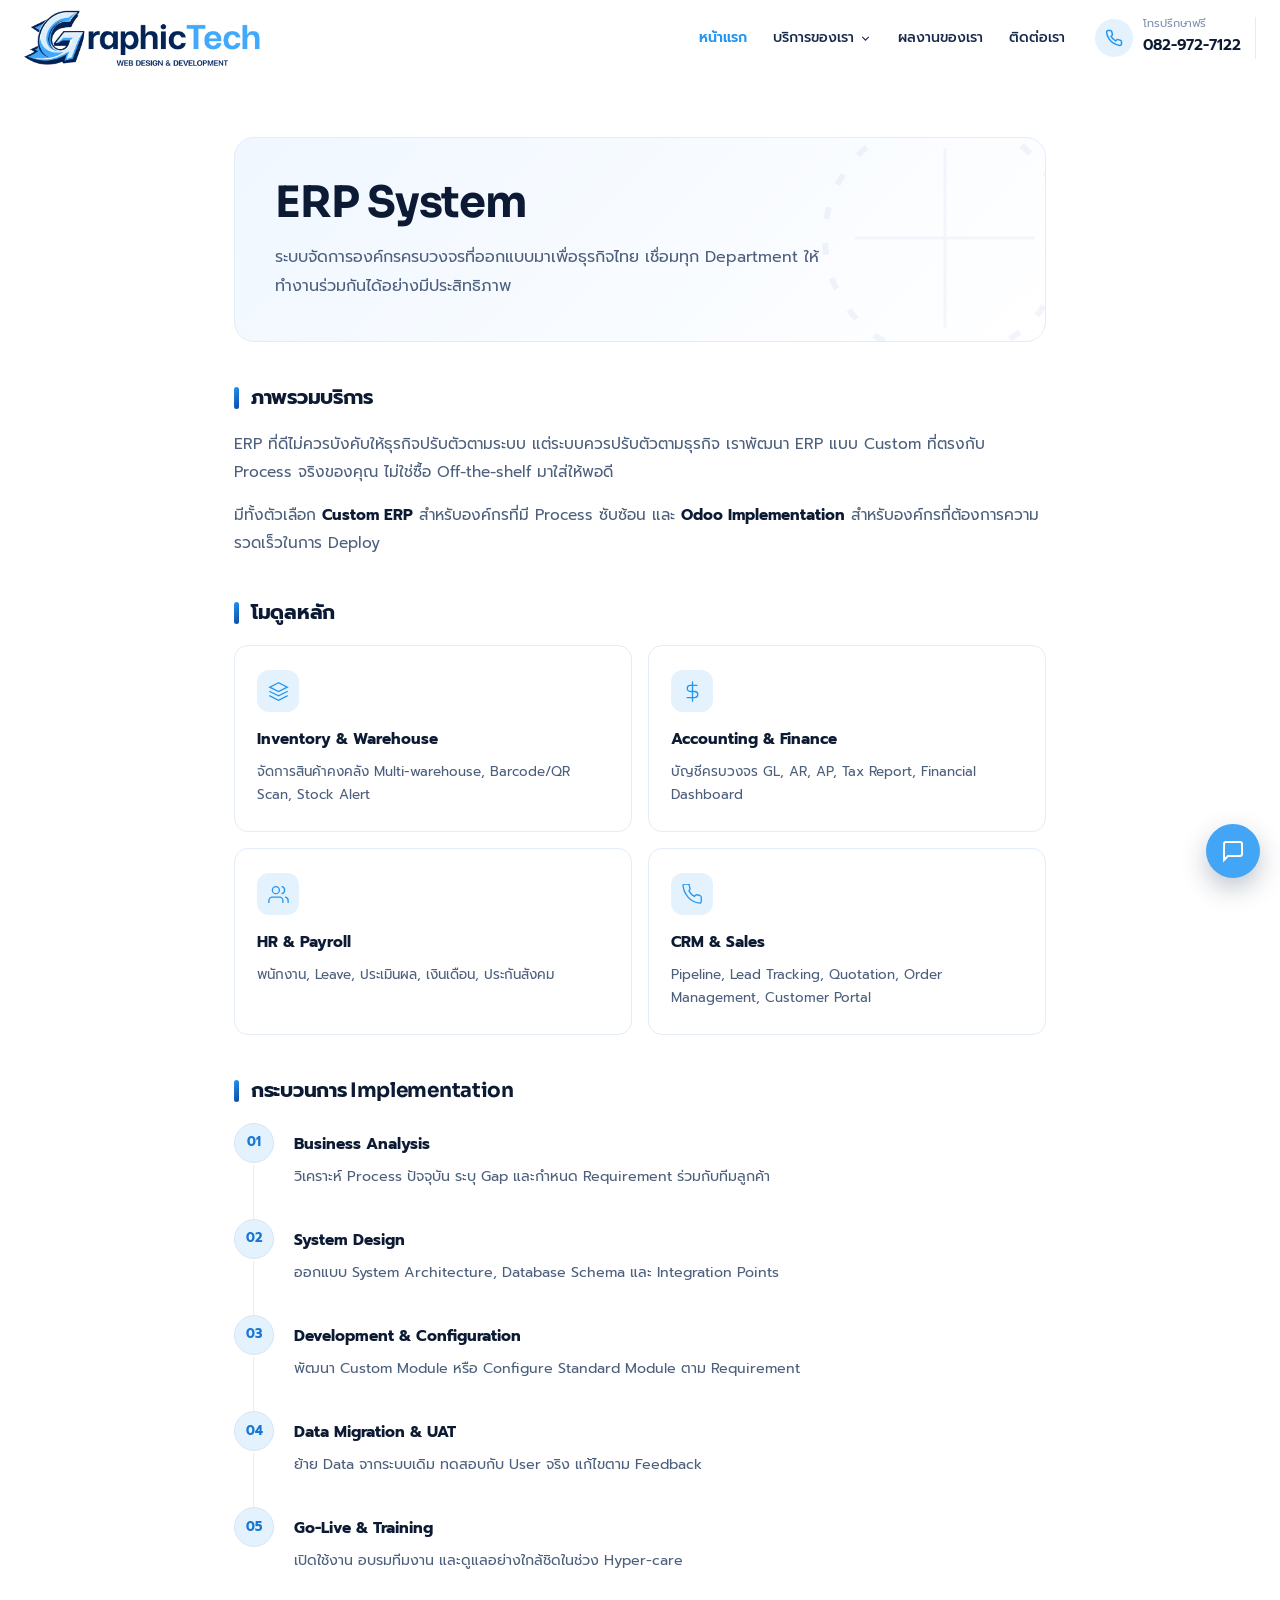
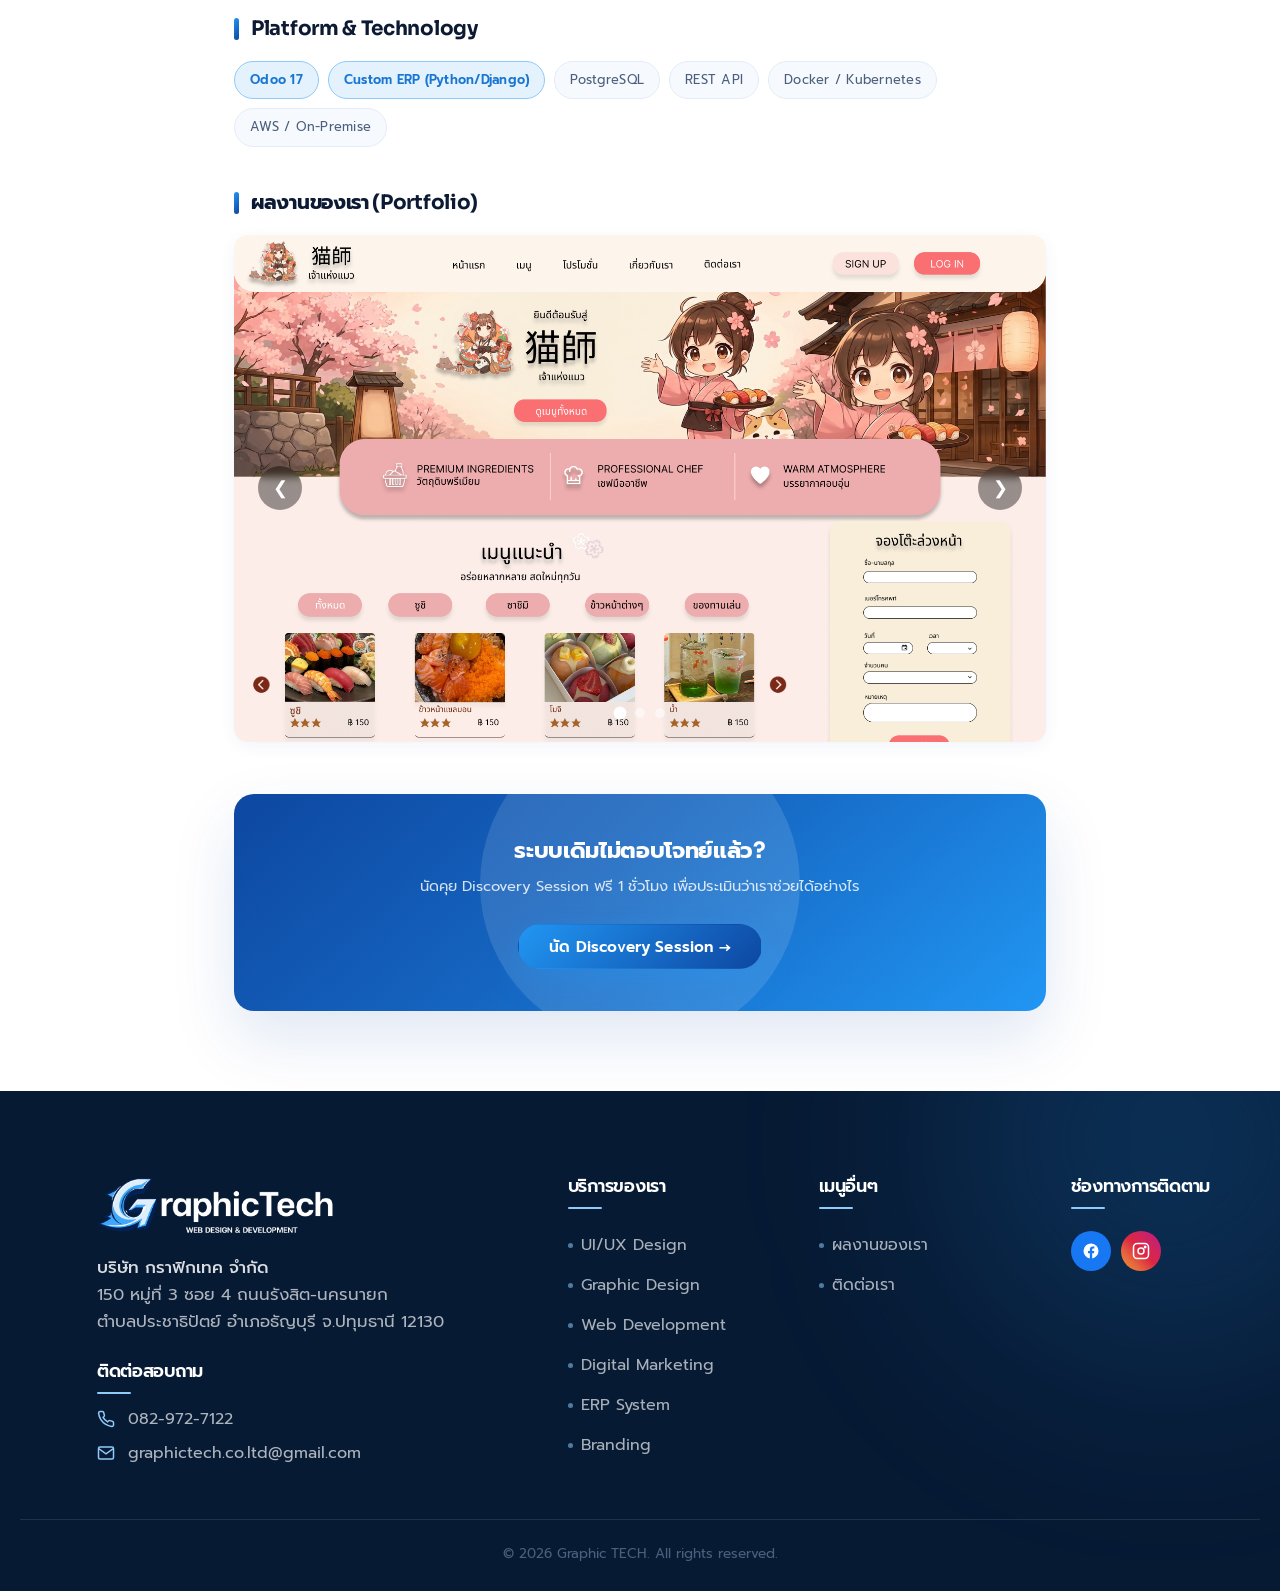
<file: pages/service-erp.html>
<!DOCTYPE html>
<html lang="th">

<head>
  <meta charset="UTF-8">
  <meta name="viewport" content="width=device-width, initial-scale=1.0">
  <meta name="description" content="บริการพัฒนาระบบ ERP System เพื่อจัดการทรัพยากรองค์กรแบบครบวงจร ช่วยลดขั้นตอนการทำงาน เพิ่มประสิทธิภาพ และเชื่อมโยงข้อมูลทุกแผนกในธุรกิจของคุณ | Graphic TECH">
  <title>ERP System | Graphic TECH</title>

  <!-- Open Graph / Social Media Meta Tags -->
  <meta property="og:title" content="ERP System | Graphic TECH">
  <meta property="og:description" content="บริการพัฒนาระบบ ERP System เพื่อจัดการทรัพยากรองค์กรแบบครบวงจร ช่วยลดขั้นตอนการทำงาน เพิ่มประสิทธิภาพ และเชื่อมโยงข้อมูลทุกแผนกในธุรกิจของคุณ | Graphic TECH">
  <meta property="og:image" content="../assets/images/logo.png">
  <meta property="og:type" content="website">

  <!-- Favicons -->
  <link rel="icon" type="image/png" sizes="32x32" href="../assets/images/logo.png">
  <link rel="icon" type="image/png" sizes="180x180" href="../assets/images/logo.png">
  <link rel="apple-touch-icon" sizes="180x180" href="../assets/images/logo.png">

  <link rel="preconnect" href="https://fonts.googleapis.com">
  <link rel="stylesheet"
    href="https://fonts.googleapis.com/css2?family=Prompt:wght@300;400;500;600;700;800&family=Sora:wght@400;500;600;700;800&display=swap">

  <link rel="stylesheet" href="../css/base.css">
  <link rel="stylesheet" href="../css/components.css">
  <link rel="stylesheet" href="../css/layout.css">
  <link rel="stylesheet" href="../css/home.css">
  <link rel="stylesheet" href="../css/detail.css">
  <link rel="stylesheet" href="../css/animations.css">
</head>

<body>
  <div id="app-header"></div>

<main class="detail-container">
  <!-- ══ HEADER ══ -->
  <div class="detail-header detail-hero">
    <h1 class="detail-title">ERP System</h1>
    <p class="detail-subtitle">
      ระบบจัดการองค์กรครบวงจรที่ออกแบบมาเพื่อธุรกิจไทย
      เชื่อมทุก Department ให้ทำงานร่วมกันได้อย่างมีประสิทธิภาพ
    </p>
  </div>

  <!-- ══ OVERVIEW ══ -->
  <div class="detail-section">
    <h2 class="detail-section-title">ภาพรวมบริการ</h2>
    <div class="detail-body">
      <p>
        ERP ที่ดีไม่ควรบังคับให้ธุรกิจปรับตัวตามระบบ แต่ระบบควรปรับตัวตามธุรกิจ
        เราพัฒนา ERP แบบ Custom ที่ตรงกับ Process จริงของคุณ
        ไม่ใช่ซื้อ Off-the-shelf มาใส่ให้พอดี
      </p>
      <p>
        มีทั้งตัวเลือก <strong>Custom ERP</strong> สำหรับองค์กรที่มี Process ซับซ้อน
        และ <strong>Odoo Implementation</strong> สำหรับองค์กรที่ต้องการความรวดเร็วในการ Deploy
      </p>
    </div>
  </div>

  <!-- ══ MODULES ══ -->
  <div class="detail-section">
    <h2 class="detail-section-title">โมดูลหลัก</h2>
    <div class="detail-icon-grid detail-grid">
      <div class="detail-icon-card">
        <div class="dic-icon">
          <svg viewBox="0 0 24 24" fill="none" stroke="currentColor" stroke-width="1.5" stroke-linecap="round">
            <path d="M12 2L2 7l10 5 10-5-10-5zM2 17l10 5 10-5M2 12l10 5 10-5"/>
          </svg>
        </div>
        <p class="dic-title">Inventory & Warehouse</p>
        <p class="dic-desc">จัดการสินค้าคงคลัง Multi-warehouse, Barcode/QR Scan, Stock Alert</p>
      </div>
      <div class="detail-icon-card">
        <div class="dic-icon">
          <svg viewBox="0 0 24 24" fill="none" stroke="currentColor" stroke-width="1.5" stroke-linecap="round">
            <line x1="12" y1="1" x2="12" y2="23"/><path d="M17 5H9.5a3.5 3.5 0 000 7h5a3.5 3.5 0 010 7H6"/>
          </svg>
        </div>
        <p class="dic-title">Accounting & Finance</p>
        <p class="dic-desc">บัญชีครบวงจร GL, AR, AP, Tax Report, Financial Dashboard</p>
      </div>
      <div class="detail-icon-card">
        <div class="dic-icon">
          <svg viewBox="0 0 24 24" fill="none" stroke="currentColor" stroke-width="1.5" stroke-linecap="round">
            <path d="M17 21v-2a4 4 0 00-4-4H5a4 4 0 00-4 4v2"/><circle cx="9" cy="7" r="4"/>
            <path d="M23 21v-2a4 4 0 00-3-3.87M16 3.13a4 4 0 010 7.75"/>
          </svg>
        </div>
        <p class="dic-title">HR & Payroll</p>
        <p class="dic-desc">พนักงาน, Leave, ประเมินผล, เงินเดือน, ประกันสังคม</p>
      </div>
      <div class="detail-icon-card">
        <div class="dic-icon">
          <svg viewBox="0 0 24 24" fill="none" stroke="currentColor" stroke-width="1.5" stroke-linecap="round">
            <path d="M22 16.92v3a2 2 0 01-2.18 2 19.79 19.79 0 01-8.63-3.07A19.5 19.5 0 014.42 11.5a19.79 19.79 0 01-3.07-8.67A2 2 0 013.34 0h3a2 2 0 012 1.72c.127.96.361 1.903.7 2.81a2 2 0 01-.45 2.11L7.91 7.91a16 16 0 006.29 6.29l1.28-1.28a2 2 0 012.11-.45c.907.339 1.85.573 2.81.7A2 2 0 0122 14.92z"/>
          </svg>
        </div>
        <p class="dic-title">CRM & Sales</p>
        <p class="dic-desc">Pipeline, Lead Tracking, Quotation, Order Management, Customer Portal</p>
      </div>
    </div>
  </div>

  <!-- ══ PROCESS ══ -->
  <div class="detail-section">
    <h2 class="detail-section-title">กระบวนการ Implementation</h2>
    <div class="detail-process">
      <div class="detail-step">
        <div class="step-num">01</div>
        <div class="step-body">
          <p class="step-title">Business Analysis</p>
          <p class="step-desc">วิเคราะห์ Process ปัจจุบัน ระบุ Gap และกำหนด Requirement ร่วมกับทีมลูกค้า</p>
        </div>
      </div>
      <div class="detail-step">
        <div class="step-num">02</div>
        <div class="step-body">
          <p class="step-title">System Design</p>
          <p class="step-desc">ออกแบบ System Architecture, Database Schema และ Integration Points</p>
        </div>
      </div>
      <div class="detail-step">
        <div class="step-num">03</div>
        <div class="step-body">
          <p class="step-title">Development & Configuration</p>
          <p class="step-desc">พัฒนา Custom Module หรือ Configure Standard Module ตาม Requirement</p>
        </div>
      </div>
      <div class="detail-step">
        <div class="step-num">04</div>
        <div class="step-body">
          <p class="step-title">Data Migration & UAT</p>
          <p class="step-desc">ย้าย Data จากระบบเดิม ทดสอบกับ User จริง แก้ไขตาม Feedback</p>
        </div>
      </div>
      <div class="detail-step">
        <div class="step-num">05</div>
        <div class="step-body">
          <p class="step-title">Go-Live & Training</p>
          <p class="step-desc">เปิดใช้งาน อบรมทีมงาน และดูแลอย่างใกล้ชิดในช่วง Hyper-care</p>
        </div>
      </div>
    </div>
  </div>

  <!-- ══ TECH ══ -->
  <div class="detail-section">
    <h2 class="detail-section-title">Platform & Technology</h2>
    <div class="detail-tags">
      <span class="detail-tag highlight">Odoo 17</span>
      <span class="detail-tag highlight">Custom ERP (Python/Django)</span>
      <span class="detail-tag">PostgreSQL</span>
      <span class="detail-tag">REST API</span>
      <span class="detail-tag">Docker / Kubernetes</span>
      <span class="detail-tag">AWS / On-Premise</span>
    </div>
  </div>

  <!-- ══ PORTFOLIO ══ -->
  <div class="detail-section">
    <h2 class="detail-section-title">ผลงานของเรา (Portfolio)</h2>
    
    <div class="slider-container portfolio-slider" id="portfolioSlider">
        <div class="slider-track" id="portfolioSliderTrack">
          <!-- รูปภาพที่ 1 -->
          <div class="slide">
            <img src="../assets/images/brand/product5.png" alt="ERP System Concept"
              onerror="this.style.display='none'; this.nextElementSibling.style.display='flex';">
            <div class="portfolio-placeholder">ERP System 1</div>
          </div>
          <!-- รูปภาพที่ 2 -->
          <div class="slide">
            <img src="../assets/images/brand/magnific_modern-crossplatform-uxui_s7OQb7Bl8e.png" alt="Modern Cross-platform ERP"
              onerror="this.style.display='none'; this.nextElementSibling.style.display='flex';">
            <div class="portfolio-placeholder">ERP System 2</div>
          </div>
          <!-- รูปภาพที่ 3 -->
          <div class="slide">
            <img src="../assets/images/brand/magnific_vQHM2XCa47.png" alt="Enterprise Dashboard Interface"
              onerror="this.style.display='none'; this.nextElementSibling.style.display='flex';">
            <div class="portfolio-placeholder">ERP System 3</div>
          </div>
        </div>

        <!-- ปุ่มเลื่อนซ้าย-ขวา -->
        <button class="slider-btn prev" id="portfolioSliderPrev" aria-label="Previous slide">&#10094;</button>
        <button class="slider-btn next" id="portfolioSliderNext" aria-label="Next slide">&#10095;</button>

        <!-- จุดไข่ปลา (Dots) -->
        <div class="slider-dots" id="portfolioSliderDots"></div>
      </div>
    </div>

    <!-- ══ CTA ══ -->
  <div class="detail-cta">
    <h3>ระบบเดิมไม่ตอบโจทย์แล้ว?</h3>
    <p>นัดคุย Discovery Session ฟรี 1 ชั่วโมง เพื่อประเมินว่าเราช่วยได้อย่างไร</p>
    <a href="https://mail.google.com/mail/?view=cm&fs=1&to=graphictech.co.ltd@gmail.com&su=ERP System Inquiry" target="_blank" rel="noopener noreferrer" class="btn btn-primary">
      นัด Discovery Session →
    </a>
  </div>
</main>

  <div id="app-footer"></div>

  <script src="../js/layout-components.js"></script>
  <script src="../js/data-portfolio.js"></script>
  <script src="../js/counters.js"></script>
  <script src="../js/faq.js"></script>
  <script src="../js/contact-form.js"></script>
  <script src="../js/main.js"></script>
</body>

</html>
</file>
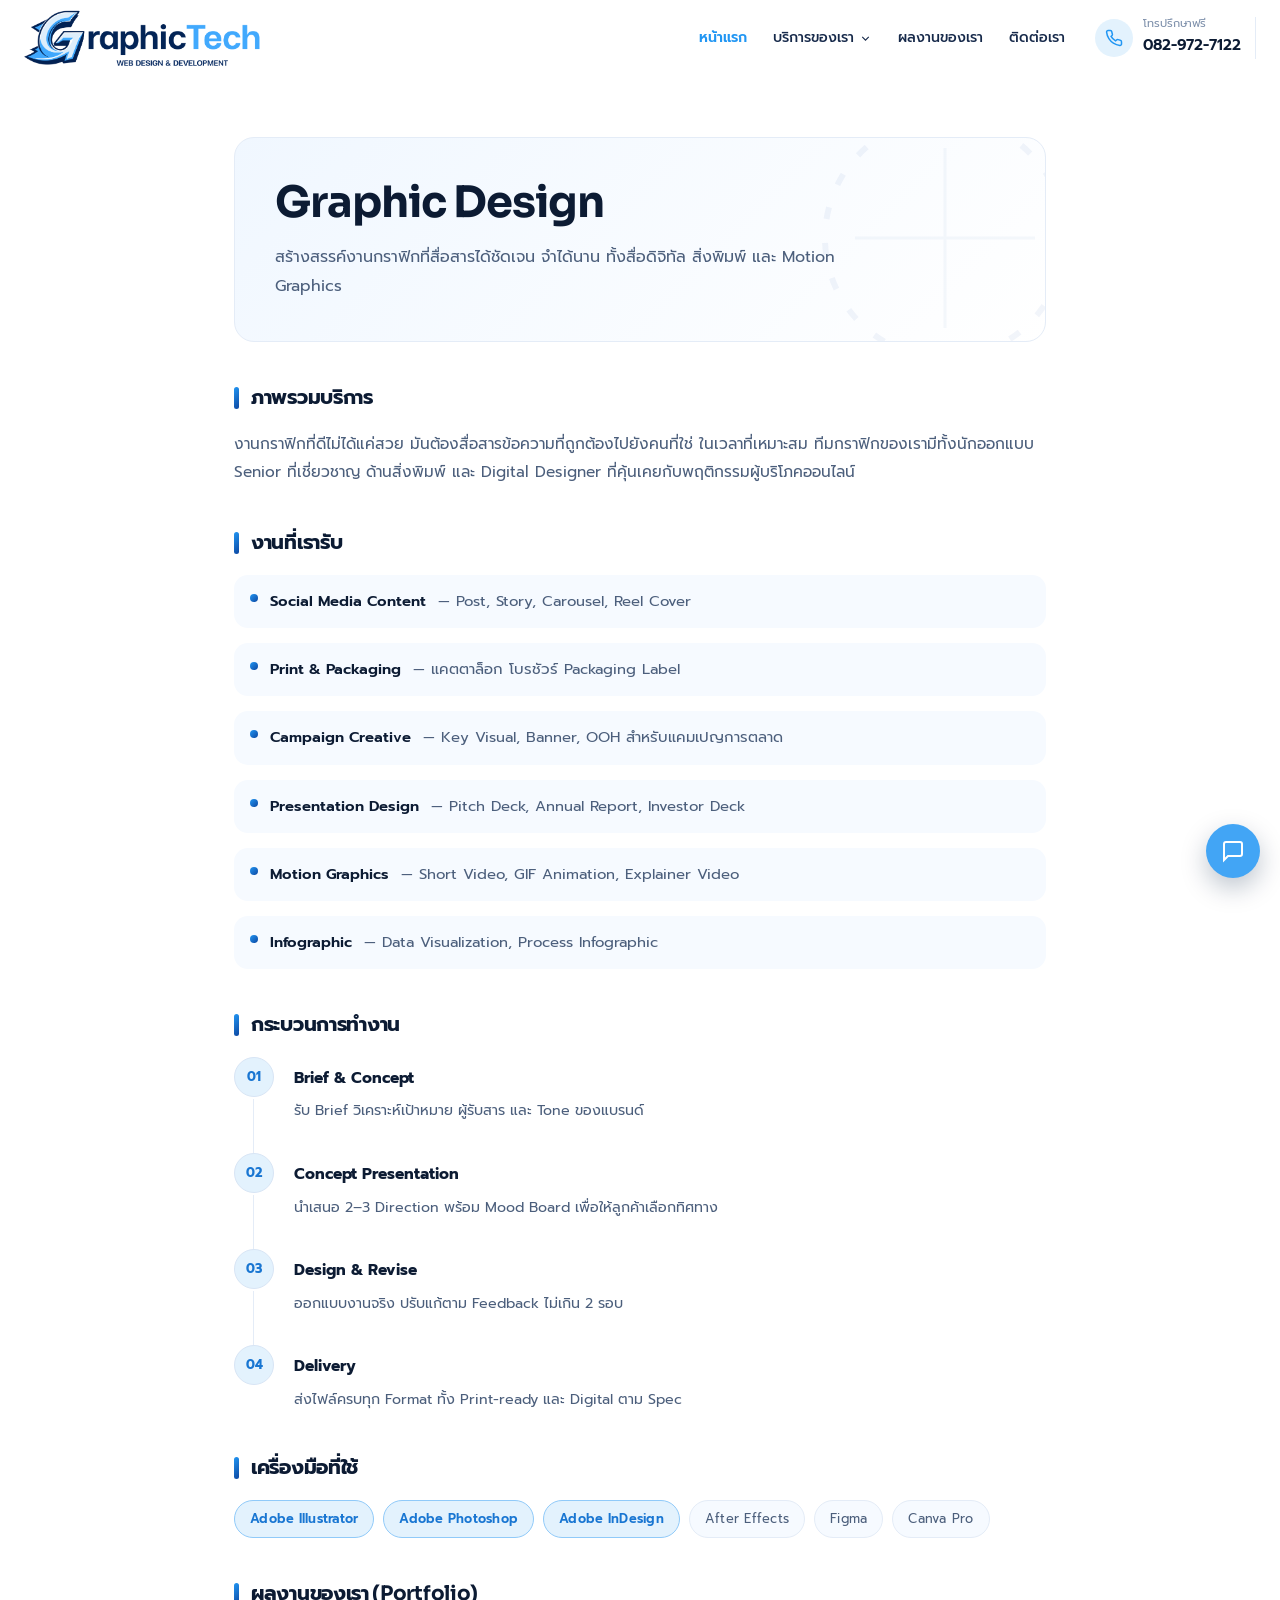
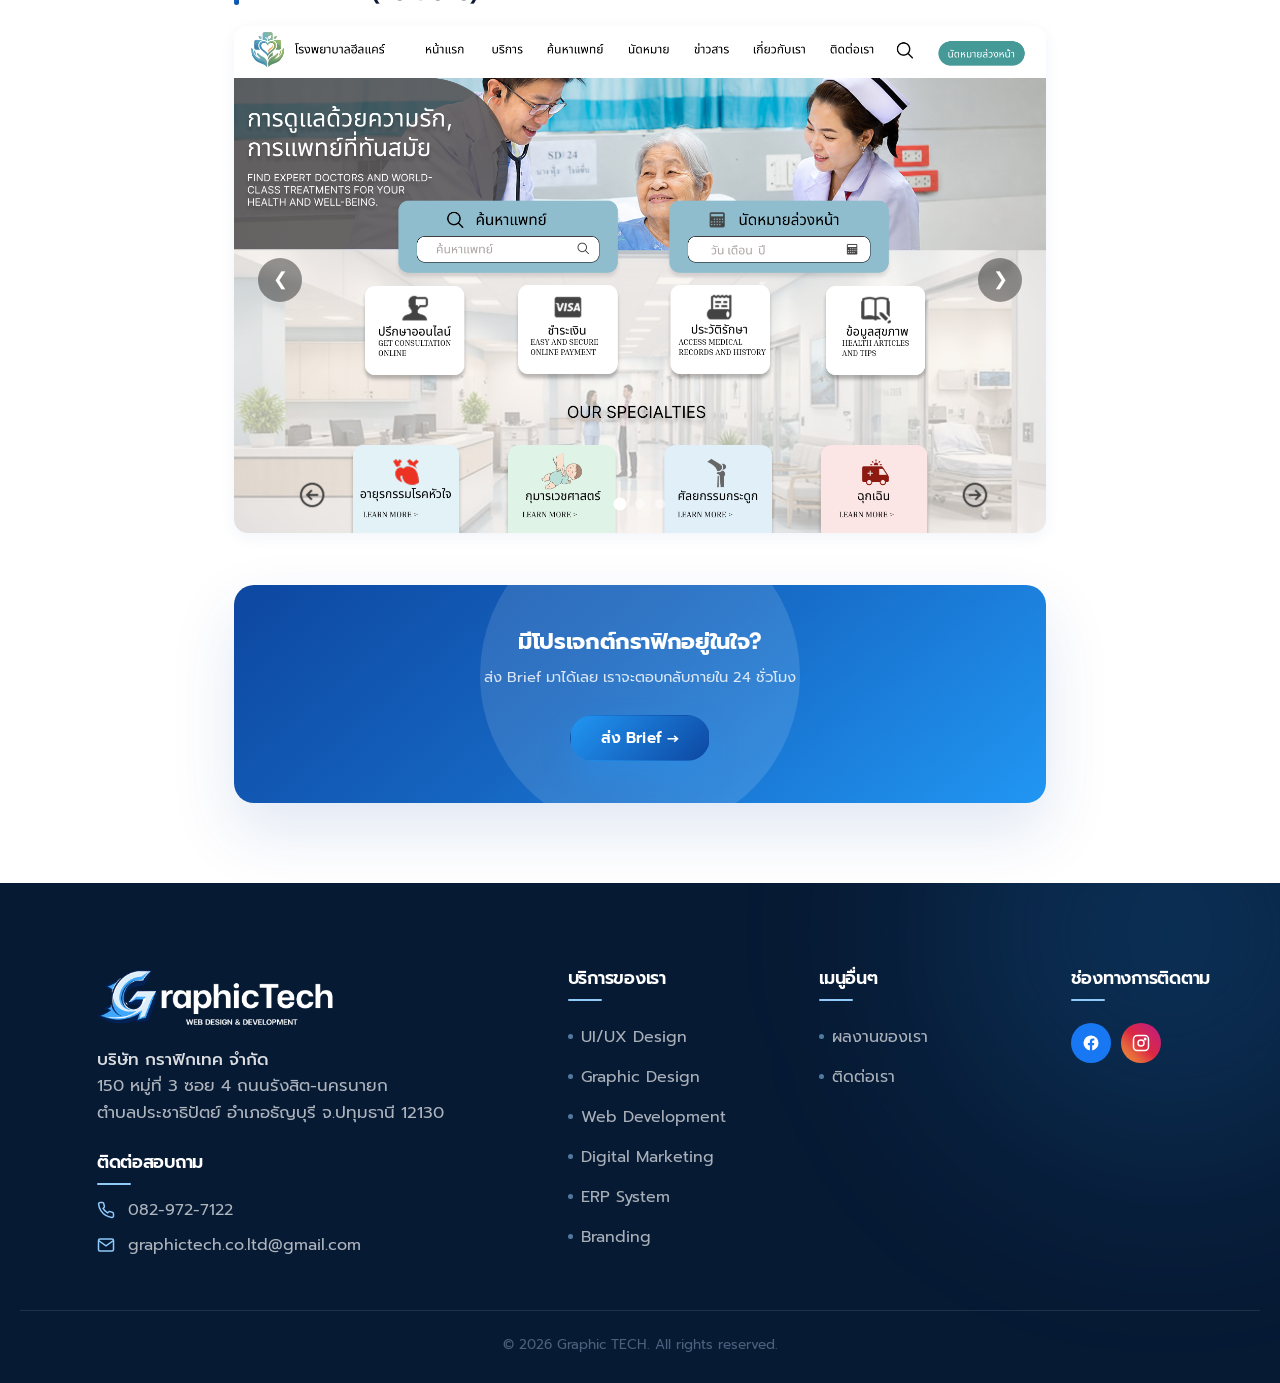
<file: pages/service-graphic.html>
<!DOCTYPE html>
<html lang="th">

<head>
  <meta charset="UTF-8">
  <meta name="viewport" content="width=device-width, initial-scale=1.0">
  <meta name="description" content="บริการรับออกแบบ Graphic Design ดิจิทัลและสิ่งพิมพ์ สื่อโฆษณา แบนเนอร์ โปสเตอร์ ที่โดดเด่น ดึงดูดสายตา และสื่อสารภาพลักษณ์แบรนด์ของคุณได้อย่างมีประสิทธิภาพ | Graphic TECH">
  <title>Graphic Design | Graphic TECH</title>

  <!-- Open Graph / Social Media Meta Tags -->
  <meta property="og:title" content="Graphic Design | Graphic TECH">
  <meta property="og:description" content="บริการรับออกแบบ Graphic Design ดิจิทัลและสิ่งพิมพ์ สื่อโฆษณา แบนเนอร์ โปสเตอร์ ที่โดดเด่น ดึงดูดสายตา และสื่อสารภาพลักษณ์แบรนด์ของคุณได้อย่างมีประสิทธิภาพ | Graphic TECH">
  <meta property="og:image" content="../assets/images/logo.png">
  <meta property="og:type" content="website">

  <!-- Favicons -->
  <link rel="icon" type="image/png" sizes="32x32" href="../assets/images/logo.png">
  <link rel="icon" type="image/png" sizes="180x180" href="../assets/images/logo.png">
  <link rel="apple-touch-icon" sizes="180x180" href="../assets/images/logo.png">

  <link rel="preconnect" href="https://fonts.googleapis.com">
  <link rel="stylesheet"
    href="https://fonts.googleapis.com/css2?family=Prompt:wght@300;400;500;600;700;800&family=Sora:wght@400;500;600;700;800&display=swap">

  <link rel="stylesheet" href="../css/base.css">
  <link rel="stylesheet" href="../css/components.css">
  <link rel="stylesheet" href="../css/layout.css">
  <link rel="stylesheet" href="../css/home.css">
  <link rel="stylesheet" href="../css/detail.css">
  <link rel="stylesheet" href="../css/animations.css">
</head>

<body>
  <div id="app-header"></div>

<main class="detail-container">
  <!-- ══ HEADER ══ -->
  <div class="detail-header detail-hero">
    <h1 class="detail-title">Graphic Design</h1>
    <p class="detail-subtitle">
      สร้างสรรค์งานกราฟิกที่สื่อสารได้ชัดเจน จำได้นาน ทั้งสื่อดิจิทัล
      สิ่งพิมพ์ และ Motion Graphics
    </p>
  </div>

  <!-- ══ OVERVIEW ══ -->
  <div class="detail-section">
    <h2 class="detail-section-title">ภาพรวมบริการ</h2>
    <div class="detail-body">
      <p>
        งานกราฟิกที่ดีไม่ได้แค่สวย มันต้องสื่อสารข้อความที่ถูกต้องไปยังคนที่ใช่
        ในเวลาที่เหมาะสม ทีมกราฟิกของเรามีทั้งนักออกแบบ Senior ที่เชี่ยวชาญ
        ด้านสิ่งพิมพ์ และ Digital Designer ที่คุ้นเคยกับพฤติกรรมผู้บริโภคออนไลน์
      </p>
    </div>
  </div>

  <!-- ══ SERVICES ══ -->
  <div class="detail-section">
    <h2 class="detail-section-title">งานที่เรารับ</h2>
    <ul class="detail-list">
      <li><strong>Social Media Content</strong> — Post, Story, Carousel, Reel Cover</li>
      <li><strong>Print & Packaging</strong> — แคตตาล็อก โบรชัวร์ Packaging Label</li>
      <li><strong>Campaign Creative</strong> — Key Visual, Banner, OOH สำหรับแคมเปญการตลาด</li>
      <li><strong>Presentation Design</strong> — Pitch Deck, Annual Report, Investor Deck</li>
      <li><strong>Motion Graphics</strong> — Short Video, GIF Animation, Explainer Video</li>
      <li><strong>Infographic</strong> — Data Visualization, Process Infographic</li>
    </ul>
  </div>

  <!-- ══ PROCESS ══ -->
  <div class="detail-section">
    <h2 class="detail-section-title">กระบวนการทำงาน</h2>
    <div class="detail-process">
      <div class="detail-step">
        <div class="step-num">01</div>
        <div class="step-body">
          <p class="step-title">Brief & Concept</p>
          <p class="step-desc">รับ Brief วิเคราะห์เป้าหมาย ผู้รับสาร และ Tone ของแบรนด์</p>
        </div>
      </div>
      <div class="detail-step">
        <div class="step-num">02</div>
        <div class="step-body">
          <p class="step-title">Concept Presentation</p>
          <p class="step-desc">นำเสนอ 2–3 Direction พร้อม Mood Board เพื่อให้ลูกค้าเลือกทิศทาง</p>
        </div>
      </div>
      <div class="detail-step">
        <div class="step-num">03</div>
        <div class="step-body">
          <p class="step-title">Design & Revise</p>
          <p class="step-desc">ออกแบบงานจริง ปรับแก้ตาม Feedback ไม่เกิน 2 รอบ</p>
        </div>
      </div>
      <div class="detail-step">
        <div class="step-num">04</div>
        <div class="step-body">
          <p class="step-title">Delivery</p>
          <p class="step-desc">ส่งไฟล์ครบทุก Format ทั้ง Print-ready และ Digital ตาม Spec</p>
        </div>
      </div>
    </div>
  </div>

  <!-- ══ TOOLS ══ -->
  <div class="detail-section">
    <h2 class="detail-section-title">เครื่องมือที่ใช้</h2>
    <div class="detail-tags">
      <span class="detail-tag highlight">Adobe Illustrator</span>
      <span class="detail-tag highlight">Adobe Photoshop</span>
      <span class="detail-tag highlight">Adobe InDesign</span>
      <span class="detail-tag">After Effects</span>
      <span class="detail-tag">Figma</span>
      <span class="detail-tag">Canva Pro</span>
    </div>
  </div>

  <!-- ══ PORTFOLIO ══ -->
  <div class="detail-section">
    <h2 class="detail-section-title">ผลงานของเรา (Portfolio)</h2>
    
    <div class="slider-container portfolio-slider" id="portfolioSlider">
        <div class="slider-track" id="portfolioSliderTrack">
          <!-- รูปภาพที่ 1 -->
          <div class="slide">
            <img src="../assets/images/brand/product4.png" alt="Graphic Design Concept"
              onerror="this.style.display='none'; this.nextElementSibling.style.display='flex';">
            <div class="portfolio-placeholder">Graphic Design 1</div>
          </div>
          <!-- รูปภาพที่ 2 -->
          <div class="slide">
            <img src="../assets/images/brand/magnific_9ZAL1kiNYZ.png" alt="Digital Brand Identity"
              onerror="this.style.display='none'; this.nextElementSibling.style.display='flex';">
            <div class="portfolio-placeholder">Graphic Design 2</div>
          </div>
          <!-- รูปภาพที่ 3 -->
          <div class="slide">
            <img src="../assets/images/brand/bannerslider01.png" alt="Promo Graphic Banner"
              onerror="this.style.display='none'; this.nextElementSibling.style.display='flex';">
            <div class="portfolio-placeholder">Graphic Design 3</div>
          </div>
        </div>

        <!-- ปุ่มเลื่อนซ้าย-ขวา -->
        <button class="slider-btn prev" id="portfolioSliderPrev" aria-label="Previous slide">&#10094;</button>
        <button class="slider-btn next" id="portfolioSliderNext" aria-label="Next slide">&#10095;</button>

        <!-- จุดไข่ปลา (Dots) -->
        <div class="slider-dots" id="portfolioSliderDots"></div>
      </div>
    </div>

    <!-- ══ CTA ══ -->
  <div class="detail-cta">
    <h3>มีโปรเจกต์กราฟิกอยู่ในใจ?</h3>
    <p>ส่ง Brief มาได้เลย เราจะตอบกลับภายใน 24 ชั่วโมง</p>
    <a href="https://mail.google.com/mail/?view=cm&fs=1&to=graphictech.co.ltd@gmail.com&su=Graphic Design Inquiry" target="_blank" rel="noopener noreferrer" class="btn btn-primary">
      ส่ง Brief →
    </a>
  </div>
</main>

  <div id="app-footer"></div>

  <script src="../js/layout-components.js"></script>
  <script src="../js/data-portfolio.js"></script>
  <script src="../js/counters.js"></script>
  <script src="../js/faq.js"></script>
  <script src="../js/contact-form.js"></script>
  <script src="../js/main.js"></script>
</body>

</html>
</file>
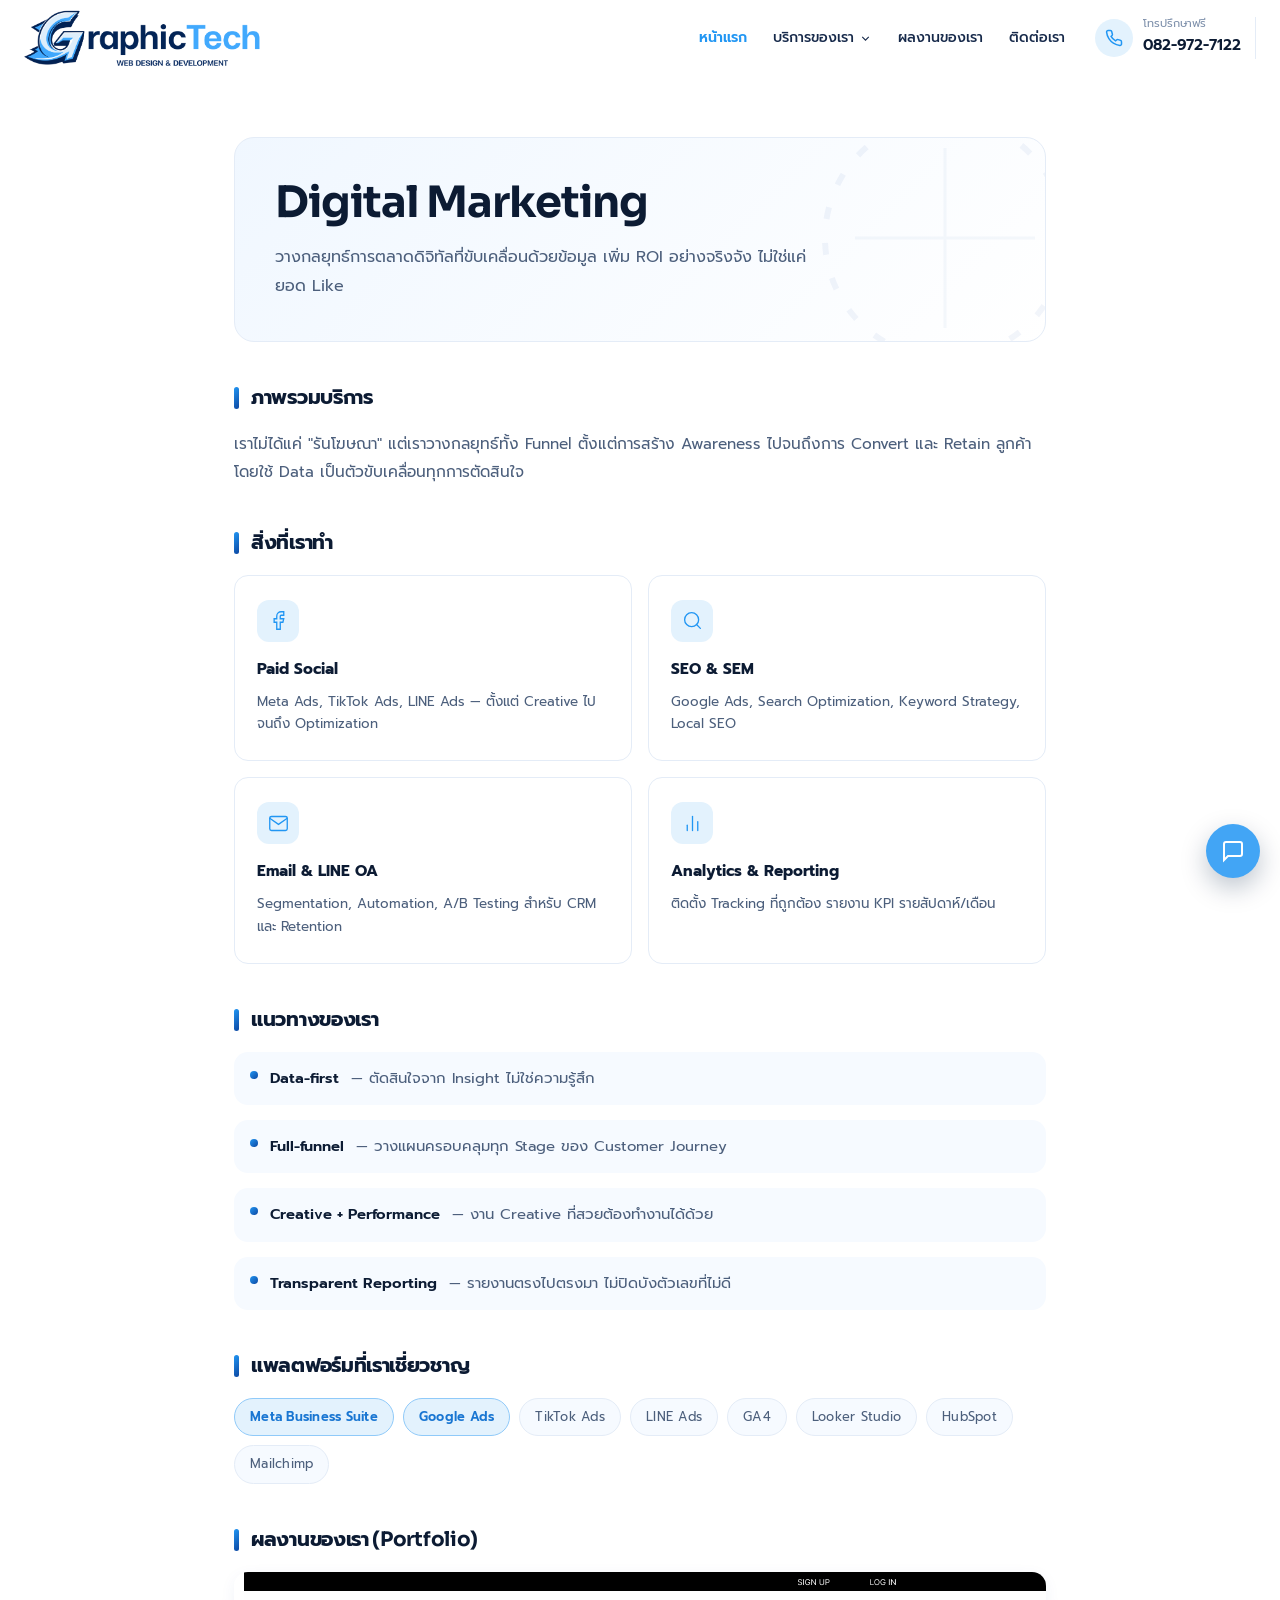
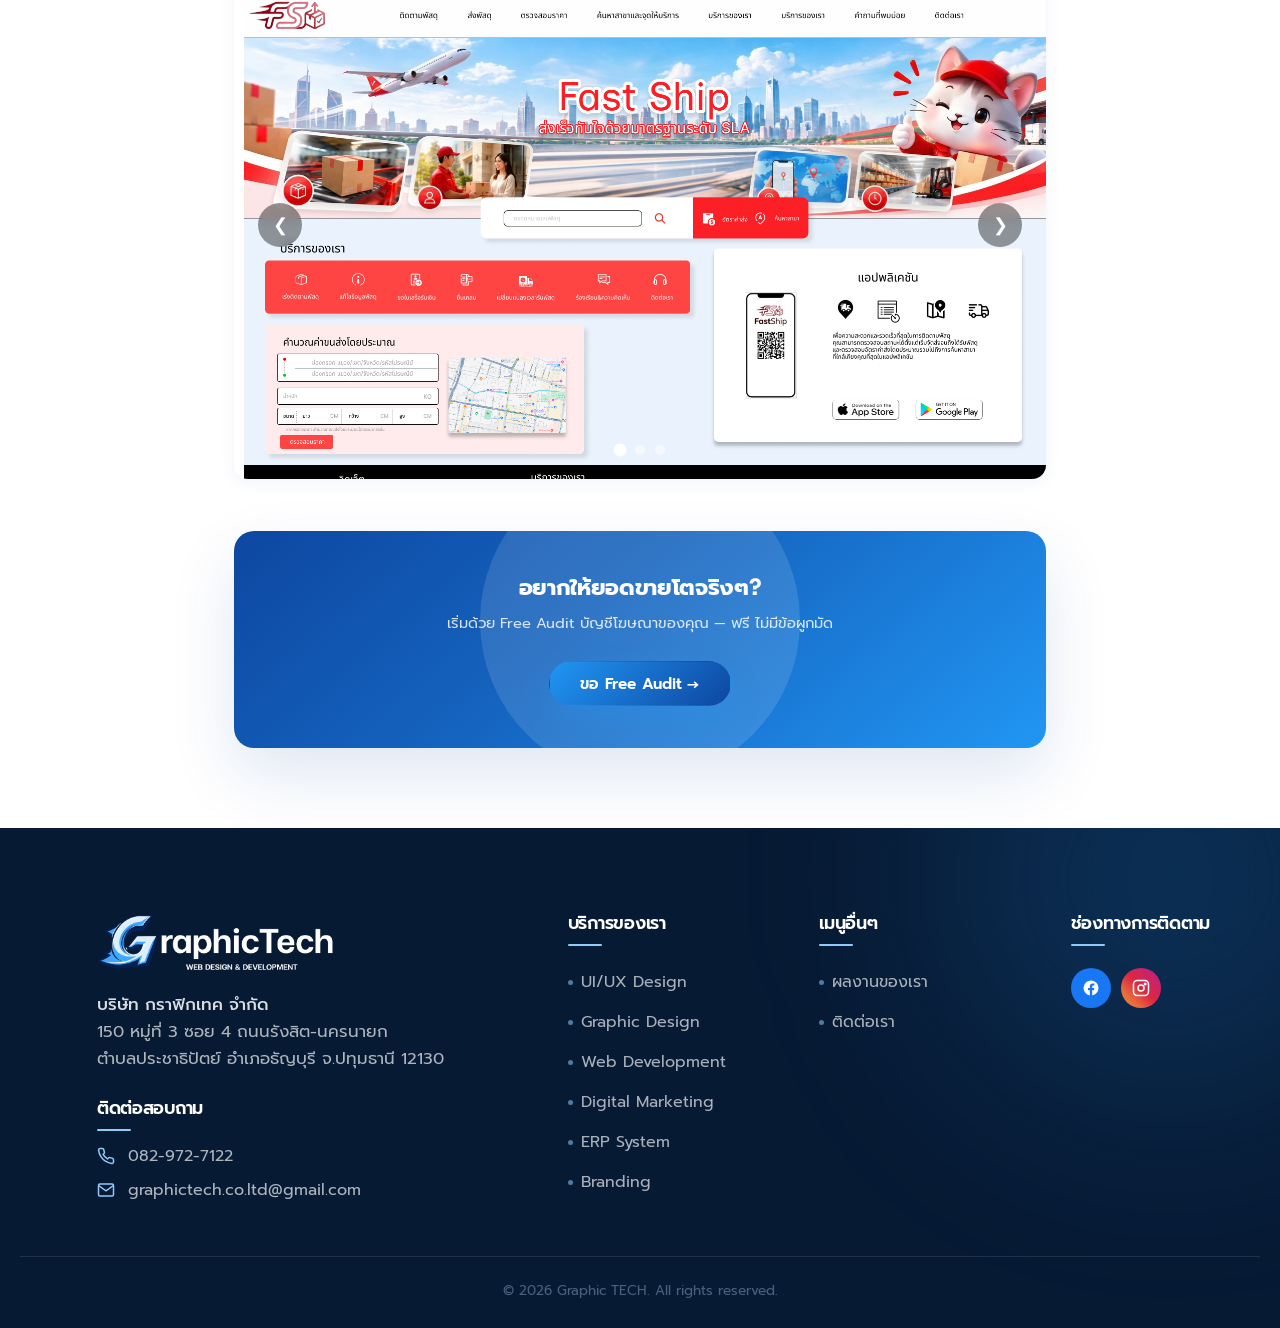
<file: pages/service-marketing.html>
<!DOCTYPE html>
<html lang="th">

<head>
  <meta charset="UTF-8">
  <meta name="viewport" content="width=device-width, initial-scale=1.0">
  <meta name="description" content="บริการ Digital Marketing วางกลยุทธ์การตลาดออนไลน์ ยิงแอดโฆษณา และทำ SEO เพื่อเพิ่มยอดขายและสร้างการรับรู้แบรนด์ที่ตรงกลุ่มเป้าหมายของคุณ | Graphic TECH">
  <title>Digital Marketing | Graphic TECH</title>

  <!-- Open Graph / Social Media Meta Tags -->
  <meta property="og:title" content="Digital Marketing | Graphic TECH">
  <meta property="og:description" content="บริการ Digital Marketing วางกลยุทธ์การตลาดออนไลน์ ยิงแอดโฆษณา และทำ SEO เพื่อเพิ่มยอดขายและสร้างการรับรู้แบรนด์ที่ตรงกลุ่มเป้าหมายของคุณ | Graphic TECH">
  <meta property="og:image" content="../assets/images/logo.png">
  <meta property="og:type" content="website">

  <!-- Favicons -->
  <link rel="icon" type="image/png" sizes="32x32" href="../assets/images/logo.png">
  <link rel="icon" type="image/png" sizes="180x180" href="../assets/images/logo.png">
  <link rel="apple-touch-icon" sizes="180x180" href="../assets/images/logo.png">

  <link rel="preconnect" href="https://fonts.googleapis.com">
  <link rel="stylesheet"
    href="https://fonts.googleapis.com/css2?family=Prompt:wght@300;400;500;600;700;800&family=Sora:wght@400;500;600;700;800&display=swap">

  <link rel="stylesheet" href="../css/base.css">
  <link rel="stylesheet" href="../css/components.css">
  <link rel="stylesheet" href="../css/layout.css">
  <link rel="stylesheet" href="../css/home.css">
  <link rel="stylesheet" href="../css/detail.css">
  <link rel="stylesheet" href="../css/animations.css">
</head>

<body>
  <div id="app-header"></div>

<main class="detail-container">
  <!-- ══ HEADER ══ -->
  <div class="detail-header detail-hero">
    <h1 class="detail-title">Digital Marketing</h1>
    <p class="detail-subtitle">
      วางกลยุทธ์การตลาดดิจิทัลที่ขับเคลื่อนด้วยข้อมูล เพิ่ม ROI อย่างจริงจัง
      ไม่ใช่แค่ยอด Like
    </p>
  </div>

  <!-- ══ OVERVIEW ══ -->
  <div class="detail-section">
    <h2 class="detail-section-title">ภาพรวมบริการ</h2>
    <div class="detail-body">
      <p>
        เราไม่ได้แค่ "รันโฆษณา" แต่เราวางกลยุทธ์ทั้ง Funnel ตั้งแต่การสร้าง Awareness
        ไปจนถึงการ Convert และ Retain ลูกค้า โดยใช้ Data เป็นตัวขับเคลื่อนทุกการตัดสินใจ
      </p>
    </div>
  </div>

  <!-- ══ SERVICES ══ -->
  <div class="detail-section">
    <h2 class="detail-section-title">สิ่งที่เราทำ</h2>
    <div class="detail-icon-grid detail-grid">
      <div class="detail-icon-card">
        <div class="dic-icon">
          <svg viewBox="0 0 24 24" fill="none" stroke="currentColor" stroke-width="1.5" stroke-linecap="round">
            <path d="M18 2h-3a5 5 0 00-5 5v3H7v4h3v8h4v-8h3l1-4h-4V7a1 1 0 011-1h3z"/>
          </svg>
        </div>
        <p class="dic-title">Paid Social</p>
        <p class="dic-desc">Meta Ads, TikTok Ads, LINE Ads — ตั้งแต่ Creative ไปจนถึง Optimization</p>
      </div>
      <div class="detail-icon-card">
        <div class="dic-icon">
          <svg viewBox="0 0 24 24" fill="none" stroke="currentColor" stroke-width="1.5" stroke-linecap="round">
            <circle cx="11" cy="11" r="8"/><path d="M21 21l-4.35-4.35"/>
          </svg>
        </div>
        <p class="dic-title">SEO & SEM</p>
        <p class="dic-desc">Google Ads, Search Optimization, Keyword Strategy, Local SEO</p>
      </div>
      <div class="detail-icon-card">
        <div class="dic-icon">
          <svg viewBox="0 0 24 24" fill="none" stroke="currentColor" stroke-width="1.5" stroke-linecap="round">
            <path d="M4 4h16c1.1 0 2 .9 2 2v12c0 1.1-.9 2-2 2H4c-1.1 0-2-.9-2-2V6c0-1.1.9-2 2-2z"/>
            <polyline points="22,6 12,13 2,6"/>
          </svg>
        </div>
        <p class="dic-title">Email & LINE OA</p>
        <p class="dic-desc">Segmentation, Automation, A/B Testing สำหรับ CRM และ Retention</p>
      </div>
      <div class="detail-icon-card">
        <div class="dic-icon">
          <svg viewBox="0 0 24 24" fill="none" stroke="currentColor" stroke-width="1.5" stroke-linecap="round">
            <line x1="18" y1="20" x2="18" y2="10"/><line x1="12" y1="20" x2="12" y2="4"/>
            <line x1="6" y1="20" x2="6" y2="14"/>
          </svg>
        </div>
        <p class="dic-title">Analytics & Reporting</p>
        <p class="dic-desc">ติดตั้ง Tracking ที่ถูกต้อง รายงาน KPI รายสัปดาห์/เดือน</p>
      </div>
    </div>
  </div>

  <!-- ══ APPROACH ══ -->
  <div class="detail-section">
    <h2 class="detail-section-title">แนวทางของเรา</h2>
    <ul class="detail-list">
      <li><strong>Data-first</strong> — ตัดสินใจจาก Insight ไม่ใช่ความรู้สึก</li>
      <li><strong>Full-funnel</strong> — วางแผนครอบคลุมทุก Stage ของ Customer Journey</li>
      <li><strong>Creative + Performance</strong> — งาน Creative ที่สวยต้องทำงานได้ด้วย</li>
      <li><strong>Transparent Reporting</strong> — รายงานตรงไปตรงมา ไม่ปิดบังตัวเลขที่ไม่ดี</li>
    </ul>
  </div>

  <!-- ══ TOOLS ══ -->
  <div class="detail-section">
    <h2 class="detail-section-title">แพลตฟอร์มที่เราเชี่ยวชาญ</h2>
    <div class="detail-tags">
      <span class="detail-tag highlight">Meta Business Suite</span>
      <span class="detail-tag highlight">Google Ads</span>
      <span class="detail-tag">TikTok Ads</span>
      <span class="detail-tag">LINE Ads</span>
      <span class="detail-tag">GA4</span>
      <span class="detail-tag">Looker Studio</span>
      <span class="detail-tag">HubSpot</span>
      <span class="detail-tag">Mailchimp</span>
    </div>
  </div>

  <!-- ══ PORTFOLIO ══ -->
  <div class="detail-section">
    <h2 class="detail-section-title">ผลงานของเรา (Portfolio)</h2>
    
    <div class="slider-container portfolio-slider" id="portfolioSlider">
        <div class="slider-track" id="portfolioSliderTrack">
          <!-- รูปภาพที่ 1 -->
          <div class="slide">
            <img src="../assets/images/brand/product6.png" alt="Digital Marketing Campaign Concept"
              onerror="this.style.display='none'; this.nextElementSibling.style.display='flex';">
            <div class="portfolio-placeholder">Digital Marketing 1</div>
          </div>
          <!-- รูปภาพที่ 2 -->
          <div class="slide">
            <img src="../assets/images/brand/magnific_modern-ecommerce-uxui-lay_ovfWv3Q829.png" alt="E-Commerce Marketing Layout System"
              onerror="this.style.display='none'; this.nextElementSibling.style.display='flex';">
            <div class="portfolio-placeholder">Digital Marketing 2</div>
          </div>
          <!-- รูปภาพที่ 3 -->
          <div class="slide">
            <img src="../assets/images/ui/b1.png" alt="Marketing Campaign Visual"
              onerror="this.style.display='none'; this.nextElementSibling.style.display='flex';">
            <div class="portfolio-placeholder">Digital Marketing 3</div>
          </div>
        </div>

        <!-- ปุ่มเลื่อนซ้าย-ขวา -->
        <button class="slider-btn prev" id="portfolioSliderPrev" aria-label="Previous slide">&#10094;</button>
        <button class="slider-btn next" id="portfolioSliderNext" aria-label="Next slide">&#10095;</button>

        <!-- จุดไข่ปลา (Dots) -->
        <div class="slider-dots" id="portfolioSliderDots"></div>
      </div>
    </div>

    <!-- ══ CTA ══ -->
  <div class="detail-cta">
    <h3>อยากให้ยอดขายโตจริงๆ?</h3>
    <p>เริ่มด้วย Free Audit บัญชีโฆษณาของคุณ — ฟรี ไม่มีข้อผูกมัด</p>
    <a href="https://mail.google.com/mail/?view=cm&fs=1&to=graphictech.co.ltd@gmail.com&su=Digital Marketing Inquiry" target="_blank" rel="noopener noreferrer" class="btn btn-primary">
      ขอ Free Audit →
    </a>
  </div>
</main>

  <div id="app-footer"></div>

  <script src="../js/layout-components.js"></script>
  <script src="../js/data-portfolio.js"></script>
  <script src="../js/counters.js"></script>
  <script src="../js/faq.js"></script>
  <script src="../js/contact-form.js"></script>
  <script src="../js/main.js"></script>
</body>

</html>
</file>
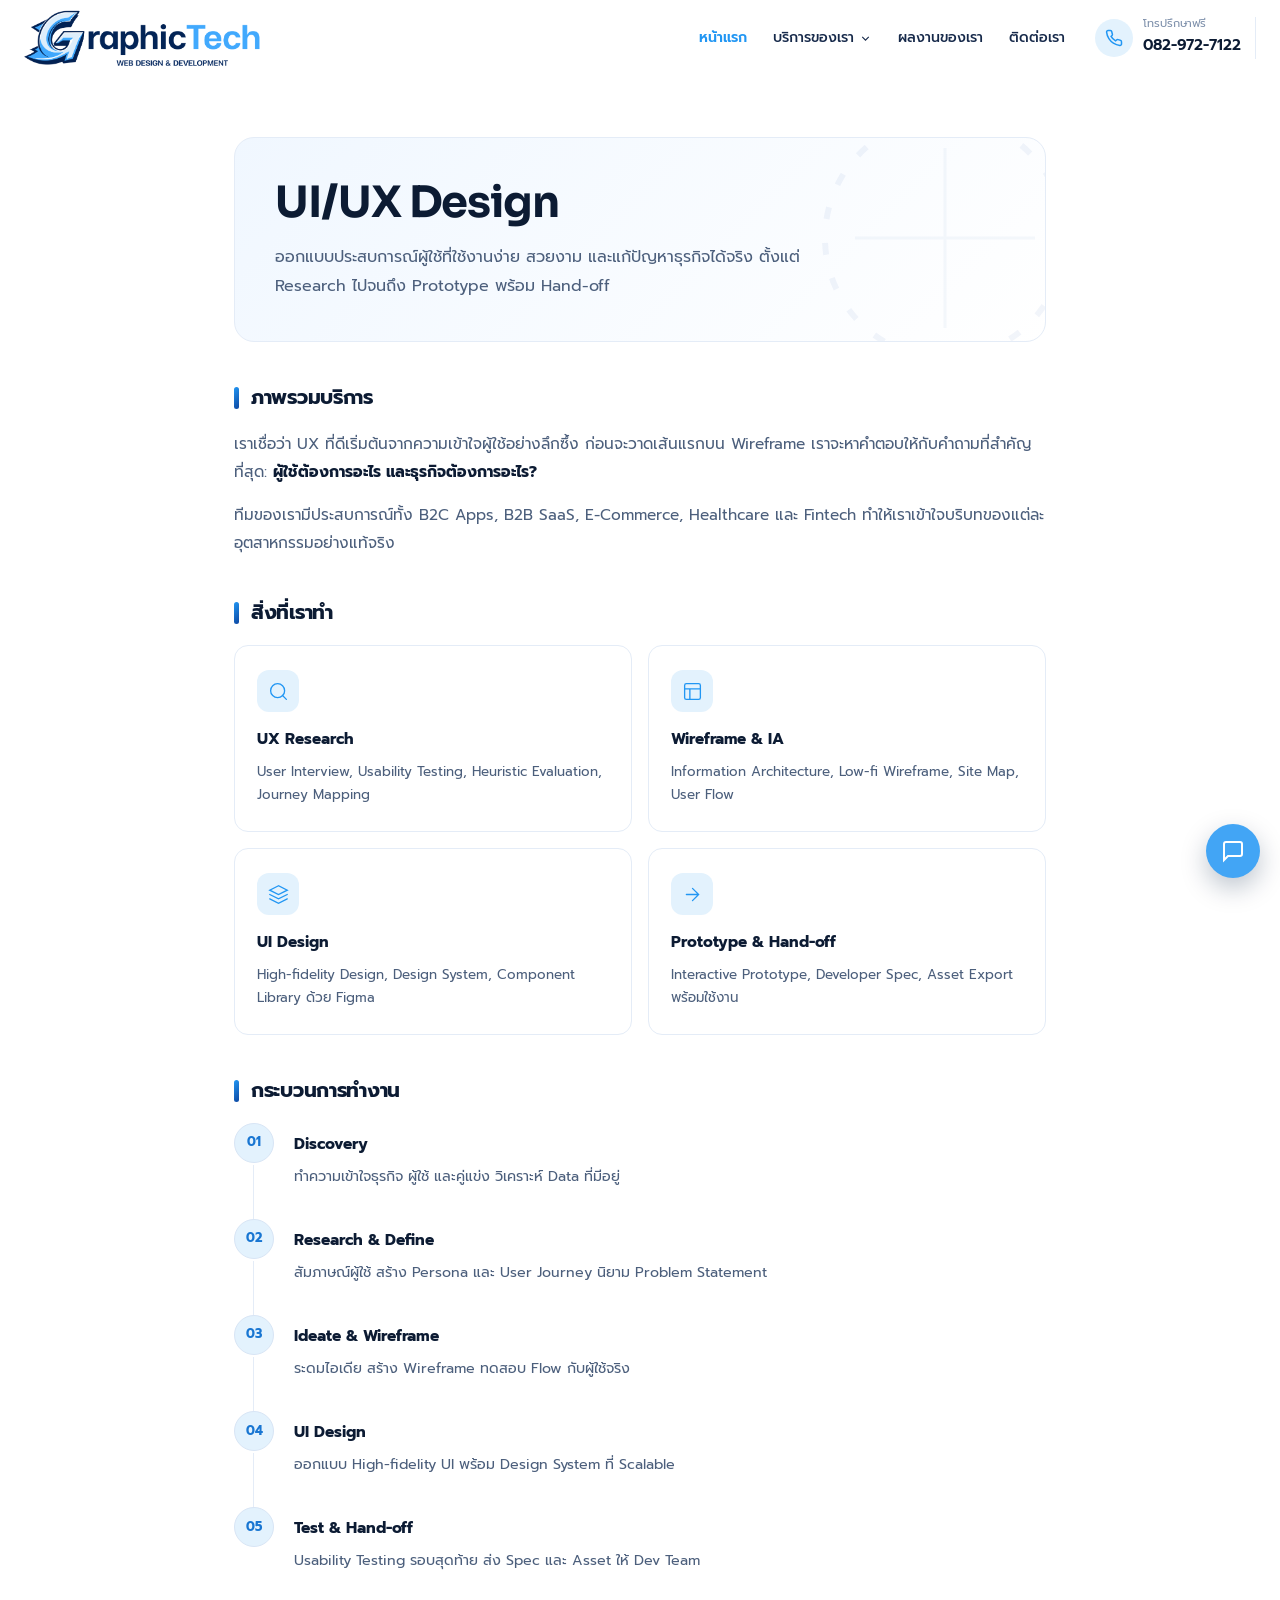
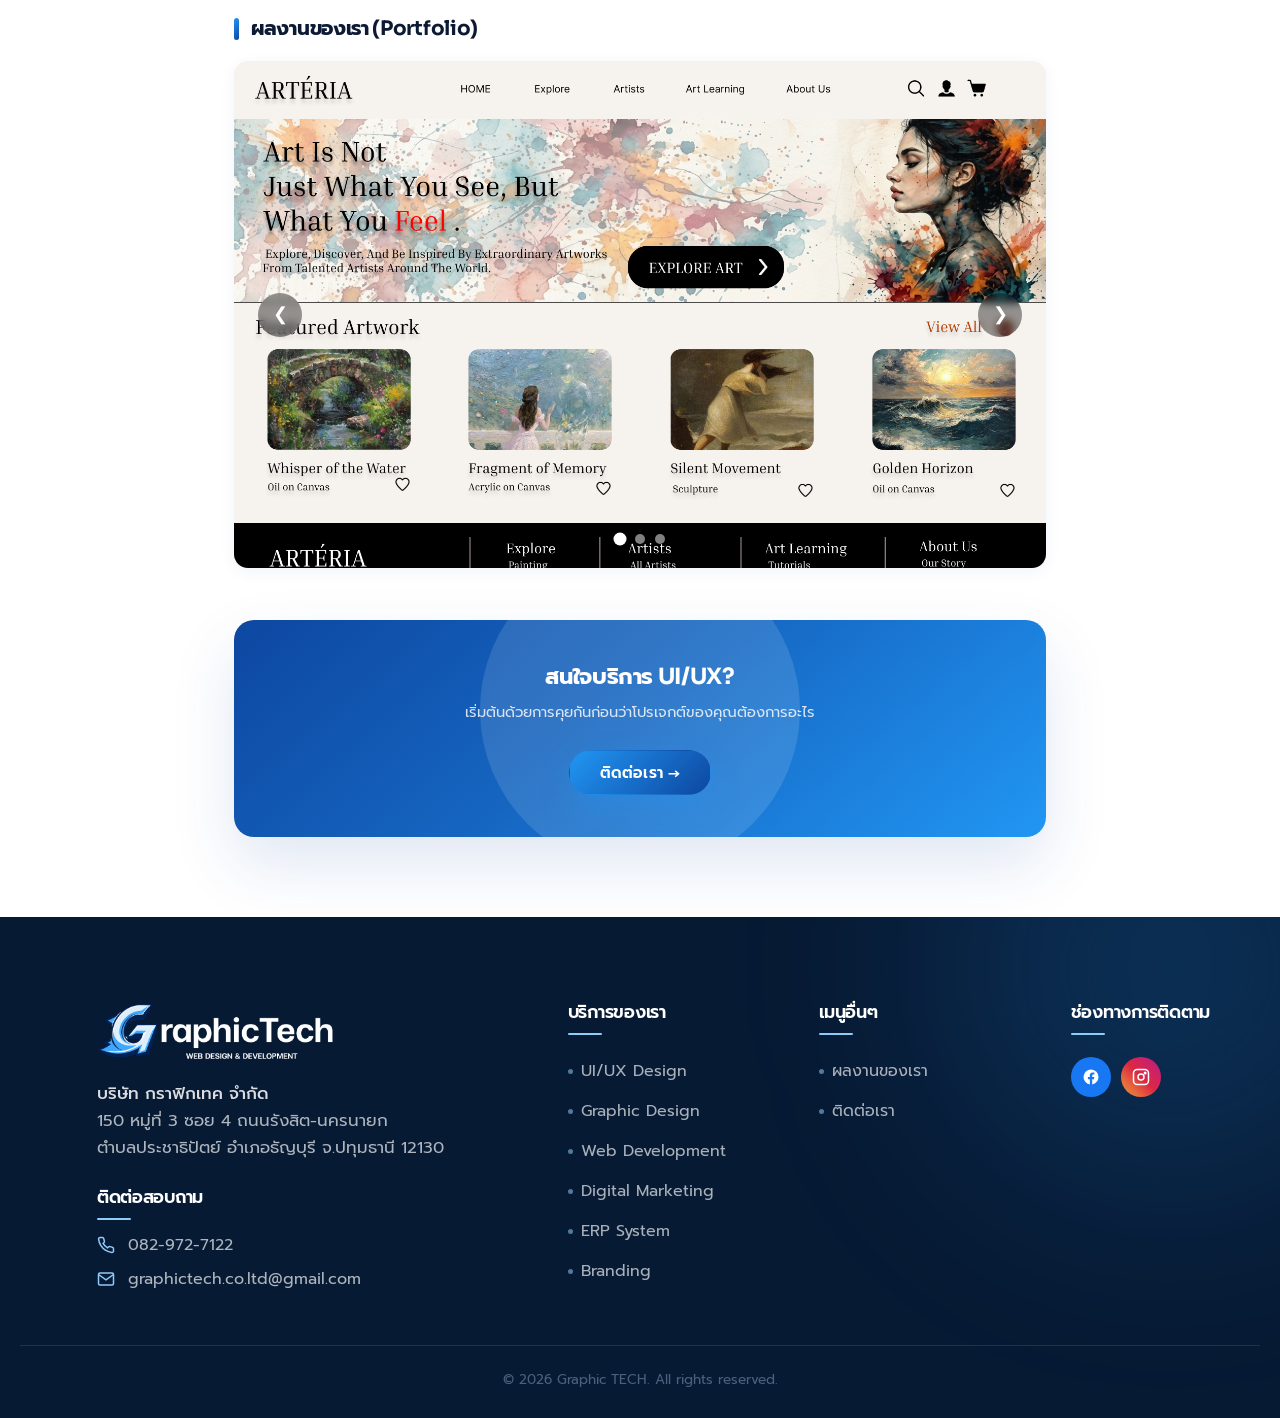
<file: pages/service-uiux.html>
<!DOCTYPE html>
<html lang="th">

<head>
  <meta charset="UTF-8">
  <meta name="viewport" content="width=device-width, initial-scale=1.0">
  <meta name="description" content="บริการออกแบบ UI/UX Design ระดับมืออาชีพ มุ่งเน้นสร้างประสบการณ์ผู้ใช้ที่ดีที่สุด ใช้งานง่าย สวยงาม และช่วยเพิ่ม Conversion Rate ให้กับธุรกิจของคุณ | Graphic TECH">
  <title>UI/UX Design | Graphic TECH</title>

  <!-- Open Graph / Social Media Meta Tags -->
  <meta property="og:title" content="UI/UX Design | Graphic TECH">
  <meta property="og:description" content="บริการออกแบบ UI/UX Design ระดับมืออาชีพ มุ่งเน้นสร้างประสบการณ์ผู้ใช้ที่ดีที่สุด ใช้งานง่าย สวยงาม และช่วยเพิ่ม Conversion Rate ให้กับธุรกิจของคุณ | Graphic TECH">
  <meta property="og:image" content="../assets/images/logo.png">
  <meta property="og:type" content="website">

  <!-- Favicons -->
  <link rel="icon" type="image/png" sizes="32x32" href="../assets/images/logo.png">
  <link rel="icon" type="image/png" sizes="180x180" href="../assets/images/logo.png">
  <link rel="apple-touch-icon" sizes="180x180" href="../assets/images/logo.png">

  <link rel="preconnect" href="https://fonts.googleapis.com">
  <link rel="stylesheet"
    href="https://fonts.googleapis.com/css2?family=Prompt:wght@300;400;500;600;700;800&family=Sora:wght@400;500;600;700;800&display=swap">

  <link rel="stylesheet" href="../css/base.css">
  <link rel="stylesheet" href="../css/components.css">
  <link rel="stylesheet" href="../css/layout.css">
  <link rel="stylesheet" href="../css/home.css">
  <link rel="stylesheet" href="../css/detail.css">
  <link rel="stylesheet" href="../css/animations.css">
</head>

<body>
  <div id="app-header"></div>

  <main class="detail-container">
    <!-- ══ HEADER ══ -->
    <div class="detail-header detail-hero">
      <h1 class="detail-title">UI/UX Design</h1>
      <p class="detail-subtitle">
        ออกแบบประสบการณ์ผู้ใช้ที่ใช้งานง่าย สวยงาม และแก้ปัญหาธุรกิจได้จริง
        ตั้งแต่ Research ไปจนถึง Prototype พร้อม Hand-off
      </p>
    </div>

    <!-- ══ OVERVIEW ══ -->
    <div class="detail-section">
      <h2 class="detail-section-title">ภาพรวมบริการ</h2>
      <div class="detail-body">
        <p>
          เราเชื่อว่า UX ที่ดีเริ่มต้นจากความเข้าใจผู้ใช้อย่างลึกซึ้ง
          ก่อนจะวาดเส้นแรกบน Wireframe เราจะหาคำตอบให้กับคำถามที่สำคัญที่สุด:
          <strong>ผู้ใช้ต้องการอะไร และธุรกิจต้องการอะไร?</strong>
        </p>
        <p>
          ทีมของเรามีประสบการณ์ทั้ง B2C Apps, B2B SaaS, E-Commerce, Healthcare
          และ Fintech ทำให้เราเข้าใจบริบทของแต่ละอุตสาหกรรมอย่างแท้จริง
        </p>
      </div>
    </div>

    <!-- ══ WHAT WE DO ══ -->
    <div class="detail-section">
      <h2 class="detail-section-title">สิ่งที่เราทำ</h2>
      <div class="detail-icon-grid detail-grid">
        <div class="detail-icon-card">
          <div class="dic-icon">
            <svg viewBox="0 0 24 24" fill="none" stroke="currentColor" stroke-width="1.5" stroke-linecap="round">
              <circle cx="11" cy="11" r="8" />
              <path d="M21 21l-4.35-4.35" />
            </svg>
          </div>
          <p class="dic-title">UX Research</p>
          <p class="dic-desc">User Interview, Usability Testing, Heuristic Evaluation, Journey Mapping</p>
        </div>
        <div class="detail-icon-card">
          <div class="dic-icon">
            <svg viewBox="0 0 24 24" fill="none" stroke="currentColor" stroke-width="1.5" stroke-linecap="round">
              <rect x="3" y="3" width="18" height="18" rx="2" />
              <path d="M3 9h18M9 21V9" />
            </svg>
          </div>
          <p class="dic-title">Wireframe & IA</p>
          <p class="dic-desc">Information Architecture, Low-fi Wireframe, Site Map, User Flow</p>
        </div>
        <div class="detail-icon-card">
          <div class="dic-icon">
            <svg viewBox="0 0 24 24" fill="none" stroke="currentColor" stroke-width="1.5" stroke-linecap="round">
              <path d="M12 2L2 7l10 5 10-5-10-5zM2 17l10 5 10-5M2 12l10 5 10-5" />
            </svg>
          </div>
          <p class="dic-title">UI Design</p>
          <p class="dic-desc">High-fidelity Design, Design System, Component Library ด้วย Figma</p>
        </div>
        <div class="detail-icon-card">
          <div class="dic-icon">
            <svg viewBox="0 0 24 24" fill="none" stroke="currentColor" stroke-width="1.5" stroke-linecap="round">
              <path d="M5 12h14M12 5l7 7-7 7" />
            </svg>
          </div>
          <p class="dic-title">Prototype & Hand-off</p>
          <p class="dic-desc">Interactive Prototype, Developer Spec, Asset Export พร้อมใช้งาน</p>
        </div>
      </div>
    </div>

    <!-- ══ PROCESS ══ -->
    <div class="detail-section">
      <h2 class="detail-section-title">กระบวนการทำงาน</h2>
      <div class="detail-process">
        <div class="detail-step">
          <div class="step-num">01</div>
          <div class="step-body">
            <p class="step-title">Discovery</p>
            <p class="step-desc">ทำความเข้าใจธุรกิจ ผู้ใช้ และคู่แข่ง วิเคราะห์ Data ที่มีอยู่</p>
          </div>
        </div>
        <div class="detail-step">
          <div class="step-num">02</div>
          <div class="step-body">
            <p class="step-title">Research & Define</p>
            <p class="step-desc">สัมภาษณ์ผู้ใช้ สร้าง Persona และ User Journey นิยาม Problem Statement</p>
          </div>
        </div>
        <div class="detail-step">
          <div class="step-num">03</div>
          <div class="step-body">
            <p class="step-title">Ideate & Wireframe</p>
            <p class="step-desc">ระดมไอเดีย สร้าง Wireframe ทดสอบ Flow กับผู้ใช้จริง</p>
          </div>
        </div>
        <div class="detail-step">
          <div class="step-num">04</div>
          <div class="step-body">
            <p class="step-title">UI Design</p>
            <p class="step-desc">ออกแบบ High-fidelity UI พร้อม Design System ที่ Scalable</p>
          </div>
        </div>
        <div class="detail-step">
          <div class="step-num">05</div>
          <div class="step-body">
            <p class="step-title">Test & Hand-off</p>
            <p class="step-desc">Usability Testing รอบสุดท้าย ส่ง Spec และ Asset ให้ Dev Team</p>
          </div>
        </div>
      </div>
    </div>


    <!-- ══ PORTFOLIO ══ -->
    <div class="detail-section">
      <h2 class="detail-section-title">ผลงานของเรา (Portfolio)</h2>

      <div class="slider-container portfolio-slider" id="portfolioSlider">
        <div class="slider-track" id="portfolioSliderTrack">
          <!-- รูปภาพที่ 1 -->
          <div class="slide">
            <img src="../assets/images/brand/product3.png" alt="UI/UX Product Concept"
              onerror="this.style.display='none'; this.nextElementSibling.style.display='flex';">
            <div class="portfolio-placeholder">UI/UX Design 1</div>
          </div>
          <!-- รูปภาพที่ 2 -->
          <div class="slide">
            <img src="../assets/images/brand/3.2.3.png" alt="ReBank Mobile App UI/UX"
              onerror="this.style.display='none'; this.nextElementSibling.style.display='flex';">
            <div class="portfolio-placeholder">UI/UX Design 2</div>
          </div>
          <!-- รูปภาพที่ 3 -->
          <div class="slide">
            <img src="../assets/images/brand/magnific_vQHM2XCa47.png" alt="Creative Dashboard Interface"
              onerror="this.style.display='none'; this.nextElementSibling.style.display='flex';">
            <div class="portfolio-placeholder">UI/UX Design 3</div>
          </div>
        </div>

        <!-- ปุ่มเลื่อนซ้าย-ขวา -->
        <button class="slider-btn prev" id="portfolioSliderPrev" aria-label="Previous slide">&#10094;</button>
        <button class="slider-btn next" id="portfolioSliderNext" aria-label="Next slide">&#10095;</button>

        <!-- จุดไข่ปลา (Dots) -->
        <div class="slider-dots" id="portfolioSliderDots"></div>
      </div>
    </div>

    <!-- ══ CTA ══ -->
    <div class="detail-cta">
      <h3>สนใจบริการ UI/UX?</h3>
      <p>เริ่มต้นด้วยการคุยกันก่อนว่าโปรเจกต์ของคุณต้องการอะไร</p>
      <a href="https://mail.google.com/mail/?view=cm&fs=1&to=graphictech.co.ltd@gmail.com&su=UI/UX Design Inquiry" target="_blank" rel="noopener noreferrer" class="btn btn-primary">
        ติดต่อเรา →
      </a>
    </div>
  </main>

  <div id="app-footer"></div>

  <script src="../js/layout-components.js"></script>
  <script src="../js/data-portfolio.js"></script>
  <script src="../js/counters.js"></script>
  <script src="../js/faq.js"></script>
  <script src="../js/contact-form.js"></script>
  <script src="../js/main.js"></script>
</body>

</html>
</file>
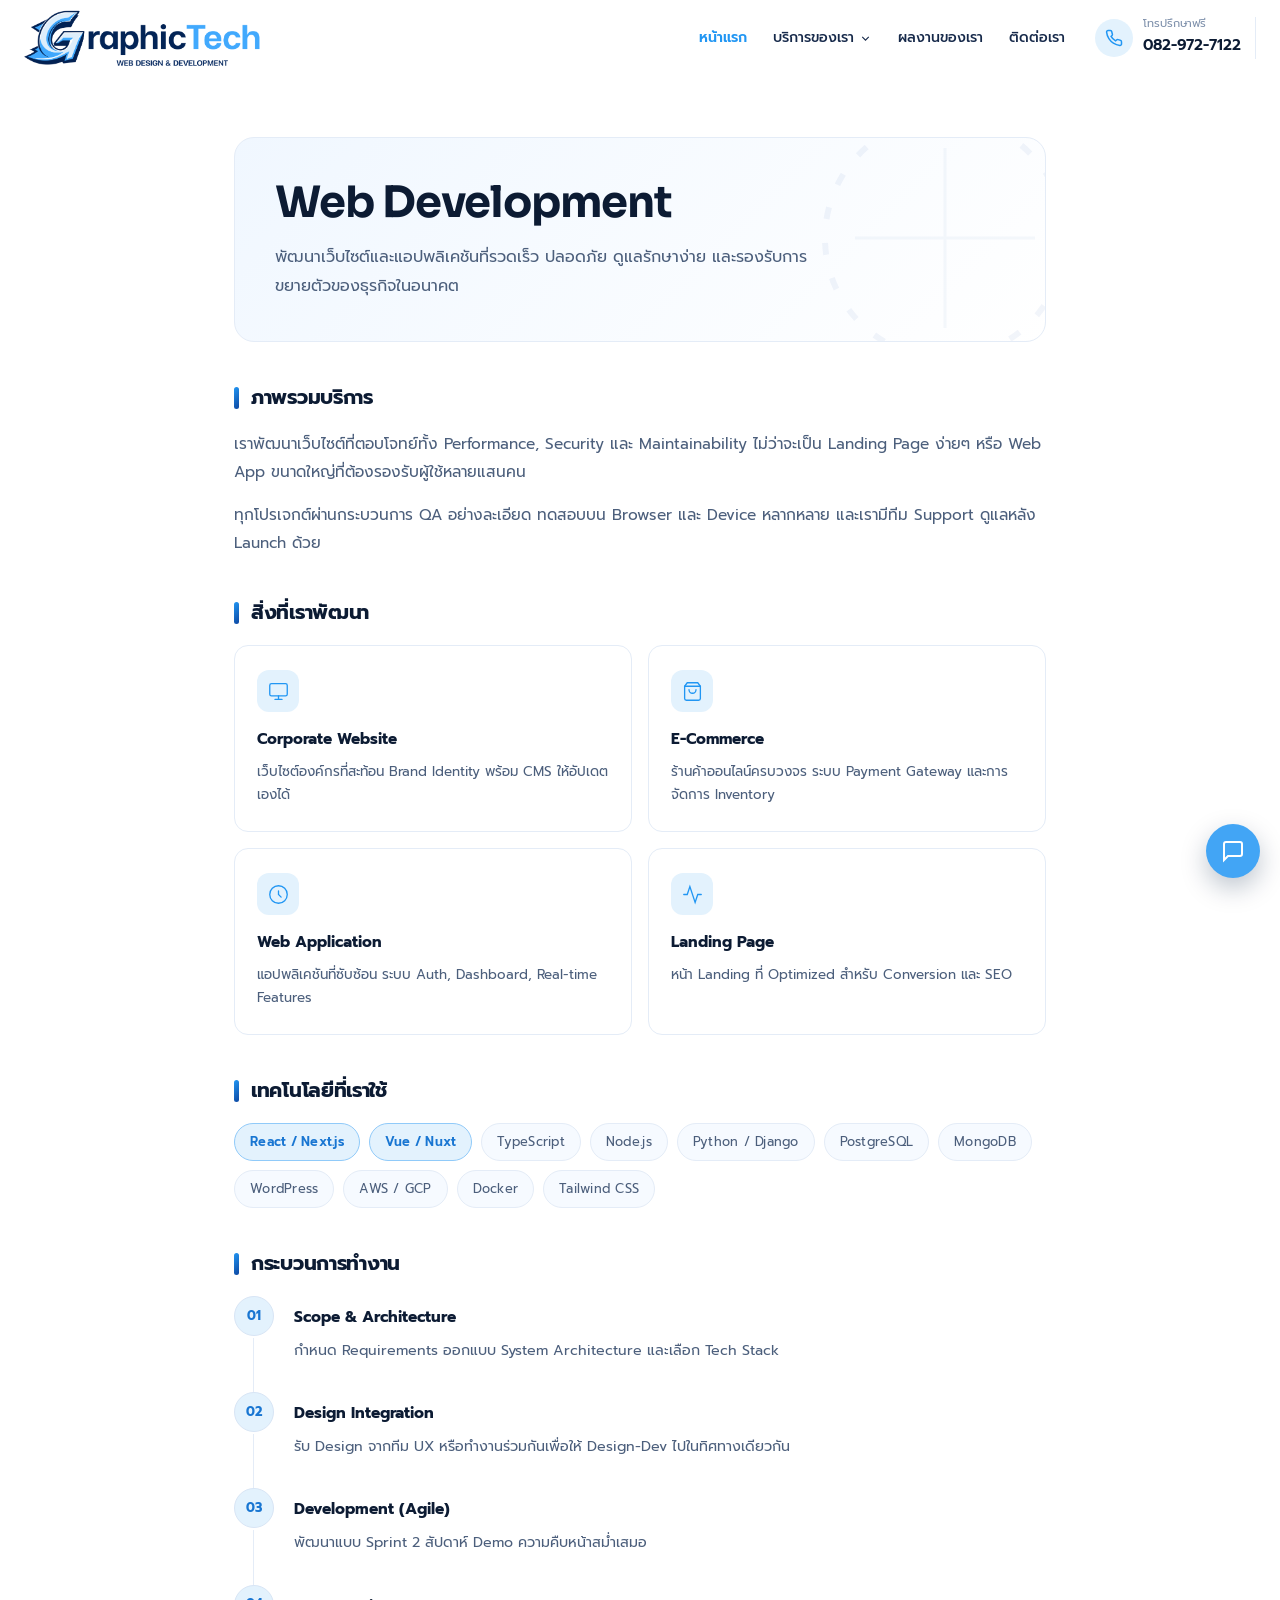
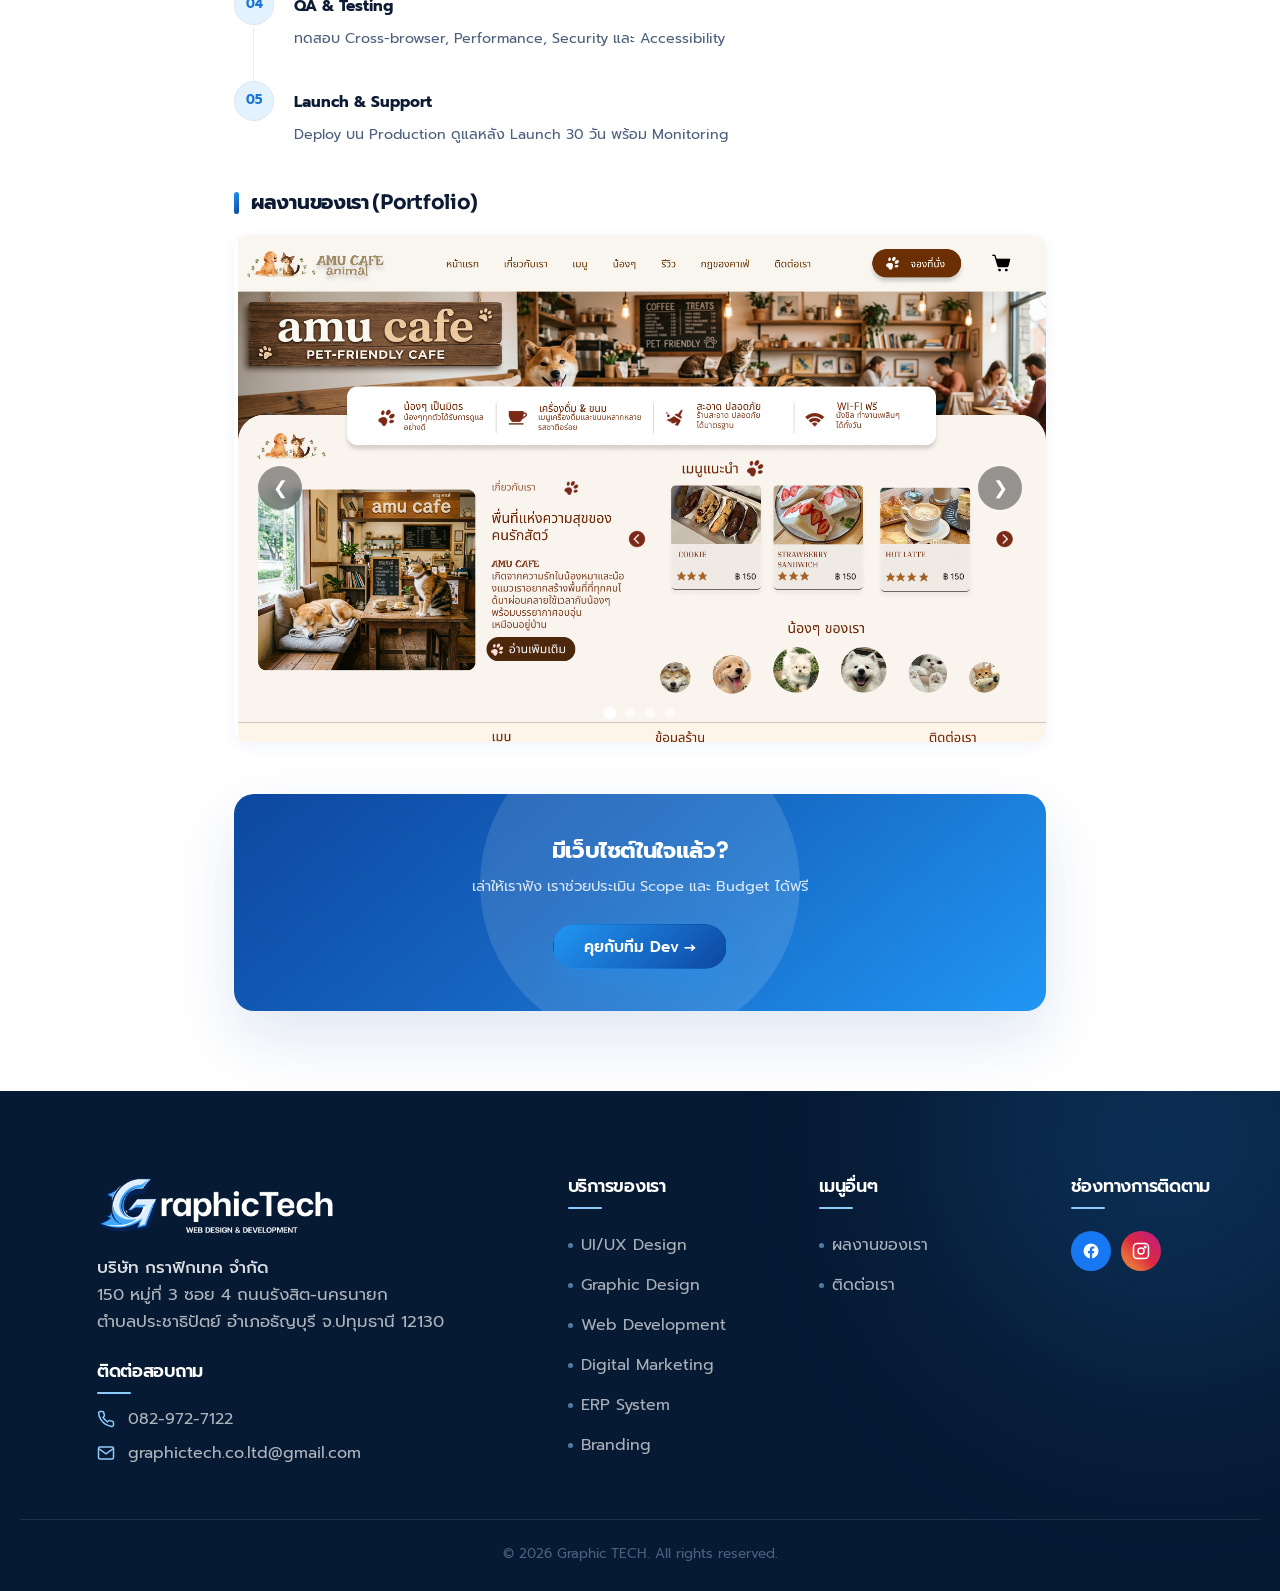
<file: pages/service-web.html>
<!DOCTYPE html>
<html lang="th">

<head>
  <meta charset="UTF-8">
  <meta name="viewport" content="width=device-width, initial-scale=1.0">
  <meta name="description" content="บริการรับทำเว็บไซต์และ Web Development ครบวงจร สร้างเว็บไซต์ที่รวดเร็ว ปลอดภัย รองรับ SEO และแสดงผลได้สมบูรณ์แบบบนทุกอุปกรณ์ (Responsive Design) | Graphic TECH">
  <title>Web Development | Graphic TECH</title>

  <!-- Open Graph / Social Media Meta Tags -->
  <meta property="og:title" content="Web Development | Graphic TECH">
  <meta property="og:description" content="บริการรับทำเว็บไซต์และ Web Development ครบวงจร สร้างเว็บไซต์ที่รวดเร็ว ปลอดภัย รองรับ SEO และแสดงผลได้สมบูรณ์แบบบนทุกอุปกรณ์ (Responsive Design) | Graphic TECH">
  <meta property="og:image" content="../assets/images/logo.png">
  <meta property="og:type" content="website">

  <!-- Favicons -->
  <link rel="icon" type="image/png" sizes="32x32" href="../assets/images/logo.png">
  <link rel="icon" type="image/png" sizes="180x180" href="../assets/images/logo.png">
  <link rel="apple-touch-icon" sizes="180x180" href="../assets/images/logo.png">

  <link rel="preconnect" href="https://fonts.googleapis.com">
  <link rel="stylesheet"
    href="https://fonts.googleapis.com/css2?family=Prompt:wght@300;400;500;600;700;800&family=Sora:wght@400;500;600;700;800&display=swap">

  <link rel="stylesheet" href="../css/base.css">
  <link rel="stylesheet" href="../css/components.css">
  <link rel="stylesheet" href="../css/layout.css">
  <link rel="stylesheet" href="../css/home.css">
  <link rel="stylesheet" href="../css/detail.css">
  <link rel="stylesheet" href="../css/animations.css">
</head>

<body>
  <div id="app-header"></div>

  <main class="detail-container">
    <!-- ══ HEADER ══ -->
    <div class="detail-header detail-hero">
      <h1 class="detail-title">Web Development</h1>
      <p class="detail-subtitle">
        พัฒนาเว็บไซต์และแอปพลิเคชันที่รวดเร็ว ปลอดภัย ดูแลรักษาง่าย
        และรองรับการขยายตัวของธุรกิจในอนาคต
      </p>
    </div>

    <!-- ══ OVERVIEW ══ -->
    <div class="detail-section">
      <h2 class="detail-section-title">ภาพรวมบริการ</h2>
      <div class="detail-body">
        <p>
          เราพัฒนาเว็บไซต์ที่ตอบโจทย์ทั้ง Performance, Security และ Maintainability
          ไม่ว่าจะเป็น Landing Page ง่ายๆ หรือ Web App ขนาดใหญ่ที่ต้องรองรับผู้ใช้หลายแสนคน
        </p>
        <p>
          ทุกโปรเจกต์ผ่านกระบวนการ QA อย่างละเอียด ทดสอบบน Browser และ Device หลากหลาย
          และเรามีทีม Support ดูแลหลัง Launch ด้วย
        </p>
      </div>
    </div>

    <!-- ══ WHAT WE BUILD ══ -->
    <div class="detail-section">
      <h2 class="detail-section-title">สิ่งที่เราพัฒนา</h2>
      <div class="detail-icon-grid detail-grid">
        <div class="detail-icon-card">
          <div class="dic-icon">
            <svg viewBox="0 0 24 24" fill="none" stroke="currentColor" stroke-width="1.5" stroke-linecap="round">
              <rect x="2" y="3" width="20" height="14" rx="2" />
              <path d="M8 21h8M12 17v4" />
            </svg>
          </div>
          <p class="dic-title">Corporate Website</p>
          <p class="dic-desc">เว็บไซต์องค์กรที่สะท้อน Brand Identity พร้อม CMS ให้อัปเดตเองได้</p>
        </div>
        <div class="detail-icon-card">
          <div class="dic-icon">
            <svg viewBox="0 0 24 24" fill="none" stroke="currentColor" stroke-width="1.5" stroke-linecap="round">
              <path d="M6 2L3 6v14a2 2 0 002 2h14a2 2 0 002-2V6l-3-4z" />
              <path d="M3 6h18" />
              <path d="M16 10a4 4 0 01-8 0" />
            </svg>
          </div>
          <p class="dic-title">E-Commerce</p>
          <p class="dic-desc">ร้านค้าออนไลน์ครบวงจร ระบบ Payment Gateway และการจัดการ Inventory</p>
        </div>
        <div class="detail-icon-card">
          <div class="dic-icon">
            <svg viewBox="0 0 24 24" fill="none" stroke="currentColor" stroke-width="1.5" stroke-linecap="round">
              <path d="M12 2a10 10 0 100 20A10 10 0 0012 2z" />
              <path d="M12 8v4l3 3" />
            </svg>
          </div>
          <p class="dic-title">Web Application</p>
          <p class="dic-desc">แอปพลิเคชันที่ซับซ้อน ระบบ Auth, Dashboard, Real-time Features</p>
        </div>
        <div class="detail-icon-card">
          <div class="dic-icon">
            <svg viewBox="0 0 24 24" fill="none" stroke="currentColor" stroke-width="1.5" stroke-linecap="round">
              <path d="M22 12h-4l-3 9L9 3l-3 9H2" />
            </svg>
          </div>
          <p class="dic-title">Landing Page</p>
          <p class="dic-desc">หน้า Landing ที่ Optimized สำหรับ Conversion และ SEO</p>
        </div>
      </div>
    </div>

    <!-- ══ TECH STACK ══ -->
    <div class="detail-section">
      <h2 class="detail-section-title">เทคโนโลยีที่เราใช้</h2>
      <div class="detail-tags">
        <span class="detail-tag highlight">React / Next.js</span>
        <span class="detail-tag highlight">Vue / Nuxt</span>
        <span class="detail-tag">TypeScript</span>
        <span class="detail-tag">Node.js</span>
        <span class="detail-tag">Python / Django</span>
        <span class="detail-tag">PostgreSQL</span>
        <span class="detail-tag">MongoDB</span>
        <span class="detail-tag">WordPress</span>
        <span class="detail-tag">AWS / GCP</span>
        <span class="detail-tag">Docker</span>
        <span class="detail-tag">Tailwind CSS</span>
      </div>
    </div>

    <!-- ══ PROCESS ══ -->
    <div class="detail-section">
      <h2 class="detail-section-title">กระบวนการทำงาน</h2>
      <div class="detail-process">
        <div class="detail-step">
          <div class="step-num">01</div>
          <div class="step-body">
            <p class="step-title">Scope & Architecture</p>
            <p class="step-desc">กำหนด Requirements ออกแบบ System Architecture และเลือก Tech Stack</p>
          </div>
        </div>
        <div class="detail-step">
          <div class="step-num">02</div>
          <div class="step-body">
            <p class="step-title">Design Integration</p>
            <p class="step-desc">รับ Design จากทีม UX หรือทำงานร่วมกันเพื่อให้ Design-Dev ไปในทิศทางเดียวกัน</p>
          </div>
        </div>
        <div class="detail-step">
          <div class="step-num">03</div>
          <div class="step-body">
            <p class="step-title">Development (Agile)</p>
            <p class="step-desc">พัฒนาแบบ Sprint 2 สัปดาห์ Demo ความคืบหน้าสม่ำเสมอ</p>
          </div>
        </div>
        <div class="detail-step">
          <div class="step-num">04</div>
          <div class="step-body">
            <p class="step-title">QA & Testing</p>
            <p class="step-desc">ทดสอบ Cross-browser, Performance, Security และ Accessibility</p>
          </div>
        </div>
        <div class="detail-step">
          <div class="step-num">05</div>
          <div class="step-body">
            <p class="step-title">Launch & Support</p>
            <p class="step-desc">Deploy บน Production ดูแลหลัง Launch 30 วัน พร้อม Monitoring</p>
          </div>
        </div>
      </div>
    </div>

    <!-- ══ PORTFOLIO ══ -->
    <div class="detail-section">
      <h2 class="detail-section-title">ผลงานของเรา (Portfolio)</h2>

      <div class="slider-container portfolio-slider" id="portfolioSlider">
        <div class="slider-track" id="portfolioSliderTrack">
          <!-- รูปภาพที่ 1 -->
          <div class="slide">
            <img src="../assets/images/brand/product2.png" alt="Web Development Concept"
              onerror="this.style.display='none'; this.nextElementSibling.style.display='flex';">
            <div class="portfolio-placeholder">Web Development 1</div>
          </div>
          <!-- รูปภาพที่ 2 -->
          <div class="slide">
            <img src="../assets/images/brand/3.2.2.png" alt="ArtSpace Gallery Web App"
              onerror="this.style.display='none'; this.nextElementSibling.style.display='flex';">
            <div class="portfolio-placeholder">Web Development 2</div>
          </div>
          <!-- รูปภาพที่ 3 -->
          <div class="slide">
            <img src="../assets/images/brand/magnific_modern-ecommerce-uxui-lay_Cq5dqW4EEy.png" alt="Modern E-Commerce Platform"
              onerror="this.style.display='none'; this.nextElementSibling.style.display='flex';">
            <div class="portfolio-placeholder">Web Development 3</div>
          </div>
          <!-- รูปภาพที่ 4 -->
          <div class="slide">
            <img src="../assets/images/services/web/w1.png" alt="Responsive Web Platform"
              onerror="this.style.display='none'; this.nextElementSibling.style.display='flex';">
            <div class="portfolio-placeholder">Web Development 4</div>
          </div>
        </div>

        <!-- ปุ่มเลื่อนซ้าย-ขวา -->
        <button class="slider-btn prev" id="portfolioSliderPrev" aria-label="Previous slide">&#10094;</button>
        <button class="slider-btn next" id="portfolioSliderNext" aria-label="Next slide">&#10095;</button>

        <!-- จุดไข่ปลา (Dots) -->
        <div class="slider-dots" id="portfolioSliderDots"></div>
      </div>
    </div>

    <!-- ══ CTA ══ -->
    <div class="detail-cta">
          <h3>มีเว็บไซต์ในใจแล้ว?</h3>
          <p>เล่าให้เราฟัง เราช่วยประเมิน Scope และ Budget ได้ฟรี</p>
          <a href="https://mail.google.com/mail/?view=cm&fs=1&to=graphictech.co.ltd@gmail.com&su=Web Development Inquiry" target="_blank" rel="noopener noreferrer" class="btn btn-primary">
            คุยกับทีม Dev →
          </a>
        </div>
  </main>

  <div id="app-footer"></div>

  <script src="../js/layout-components.js"></script>
  <script src="../js/data-portfolio.js"></script>
  <script src="../js/counters.js"></script>
  <script src="../js/faq.js"></script>
  <script src="../js/contact-form.js"></script>
  <script src="../js/main.js"></script>
</body>

</html>
</file>
<file: css/base.css>
/* ============================================================
   BASE.CSS — Graphic TECH
   Design tokens, reset, typography, layout primitives, utilities
   Theme: Light / White-Blue Corporate Premium
   ============================================================ */

/* ------------------------------------------------------------
   1. DESIGN TOKENS
   ------------------------------------------------------------ */
:root {
  /* Brand palette (จากธีมสีที่กำหนด) */
  --blue-50: #E3F2FD;
  --blue-100: #D3E9FC;
  --blue-200: #90CAF9;
  --blue-300: #64B5F6;
  --blue-400: #42A5F5;
  --blue-500: #2196F3;
  /* Primary */
  --blue-600: #1976D2;
  --blue-700: #1565C0;
  --blue-900: #0D47A1;
  /* Deep / Corporate */

  /* Semantic */
  --primary: var(--blue-500);
  --primary-dark: var(--blue-600);
  --primary-deep: var(--blue-900);
  --primary-soft: var(--blue-50);
  --primary-mid: var(--blue-200);

  /* Neutrals */
  --ink: #0C1B33;
  --ink-2: #16294A;
  --body: #4C5F7C;
  --muted: #7E90AB;
  --white: #FFFFFF;
  --surface: #FFFFFF;
  --surface-2: #F6FAFF;
  --surface-3: #EEF5FE;
  --line: #E4ECF7;
  --line-2: #D8E5F5;

  /* Gradients */
  --grad-primary: linear-gradient(135deg, var(--blue-500) 0%, var(--blue-900) 100%);
  --grad-soft: linear-gradient(135deg, var(--blue-50) 0%, #FFFFFF 60%);
  --grad-deep: linear-gradient(140deg, #0D47A1 0%, #1565C0 45%, #2196F3 100%);
  --grad-text: linear-gradient(100deg, var(--blue-600) 0%, var(--blue-900) 100%);

  /* Elevation */
  --shadow-xs: 0 1px 2px rgba(13, 71, 161, .06);
  --shadow-sm: 0 4px 16px rgba(13, 71, 161, .06);
  --shadow-md: 0 14px 34px rgba(13, 71, 161, .09);
  --shadow-lg: 0 28px 64px rgba(13, 71, 161, .13);
  --shadow-blue: 0 14px 30px rgba(33, 150, 243, .32);
  --shadow-ring: 0 0 0 1px var(--line);

  /* Shape */
  --r-sm: 8px;
  --r-md: 14px;
  --r-lg: 20px;
  --r-xl: 28px;
  --r-pill: 999px;

  /* Motion */
  --ease: cubic-bezier(.4, 0, .2, 1);
  --ease-out: cubic-bezier(.16, 1, .3, 1);
  --t-fast: .18s var(--ease);
  --t: .3s var(--ease);
  --t-slow: .55s var(--ease-out);

  /* Type */
  --font: 'Prompt', 'Noto Sans Thai', 'Sarabun', -apple-system, BlinkMacSystemFont,
    'Segoe UI', sans-serif;
  /* Display face for headlines/numerals/wordmark — falls back to Thai body
     face automatically per-glyph, so Thai text stays in --font. */
  --font-display: 'Sora', var(--font);

  /* Layout */
  --max-w: 1240px;
  --max-w-n: 1080px;
  --gutter: 24px;
  --nav-h: 76px;
}

/* ------------------------------------------------------------
   2. RESET
   ------------------------------------------------------------ */
*,
*::before,
*::after {
  box-sizing: border-box;
  margin: 0;
  padding: 0;
}

html {
  scroll-behavior: smooth;
  scroll-padding-top: calc(var(--nav-h) + 20px);
  overflow-x: clip;
  width: 100%;
}

body {
  font-family: var(--font);
  font-size: 16px;
  font-weight: 400;
  line-height: 1.75;
  color: var(--body);
  background: var(--white);
  overflow-x: clip;
  -webkit-font-smoothing: antialiased;
  -moz-osx-font-smoothing: grayscale;
}

a {
  color: inherit;
  text-decoration: none;
}

img,
svg {
  max-width: 100%;
  display: block;
}

ul,
ol {
  list-style: none;
}

button,
input,
textarea,
select {
  font: inherit;
  color: inherit;
}

button {
  background: none;
  border: none;
  cursor: pointer;
}

table {
  border-collapse: collapse;
  width: 100%;
}

::selection {
  background: var(--blue-200);
  color: var(--primary-deep);
}

/* Scrollbar */
::-webkit-scrollbar {
  width: 10px;
  height: 10px;
}

::-webkit-scrollbar-track {
  background: var(--surface-2);
}

::-webkit-scrollbar-thumb {
  background: var(--blue-200);
  border-radius: 99px;
  border: 3px solid var(--surface-2);
}

::-webkit-scrollbar-thumb:hover {
  background: var(--blue-400);
}

/* ------------------------------------------------------------
   3. TYPOGRAPHY
   ------------------------------------------------------------ */
h1,
h2,
h3,
h4,
h5,
h6 {
  font-family: var(--font-display);
  color: var(--ink);
  font-weight: 600;
  line-height: 1.25;
  letter-spacing: -.015em;
}

h1 {
  font-size: clamp(2.2rem, 5vw, 3.75rem);
  font-weight: 700;
  line-height: 1.14;
}

h2 {
  font-size: clamp(1.75rem, 3.4vw, 2.75rem);
  font-weight: 700;
  line-height: 1.2;
}

h3 {
  font-size: clamp(1.2rem, 2vw, 1.5rem);
}

h4 {
  font-size: 1.1rem;
}

p {
  color: var(--body);
}

/* Numerals read better in the display face — used for stats, prices, indices */
.num-display {
  font-family: var(--font-display);
  font-variant-numeric: tabular-nums;
}

strong,
b {
  font-weight: 600;
  color: var(--ink-2);
}

.text-gradient {
  background: var(--grad-text);
  -webkit-background-clip: text;
  background-clip: text;
  -webkit-text-fill-color: transparent;
  color: transparent;
}

.accent {
  color: var(--primary);
}

/* ------------------------------------------------------------
   4. LAYOUT PRIMITIVES
   ------------------------------------------------------------ */
.container {
  width: 100%;
  max-width: var(--max-w);
  margin-inline: auto;
  padding-inline: var(--gutter);
}

.container--narrow {
  max-width: var(--max-w-n);
}

.section {
  padding: clamp(64px, 8vw, 110px) 0;
  position: relative;
}

.section--tight {
  padding: clamp(48px, 5vw, 72px) 0;
}

.section--soft {
  background: var(--surface-2);
}

.section--tint {
  background: linear-gradient(180deg, #FFF 0%, var(--surface-2) 100%);
}

.section--deep {
  background: var(--grad-deep);
  color: rgba(255, 255, 255, .86);
}

.section--deep h1,
.section--deep h2,
.section--deep h3 {
  color: #fff;
}

/* Section head */
.sec-head {
  max-width: 760px;
  margin-bottom: clamp(38px, 5vw, 60px);
}

.sec-head--center {
  margin-inline: auto;
  text-align: center;
}

.sec-head .eyebrow {
  margin-bottom: 16px;
}

.sec-head h2 {
  margin-bottom: 18px;
}

.sec-head p {
  font-size: 1.02rem;
}

/* Asymmetric variant: heading left, supporting copy set apart on the right —
   used instead of sec-head--center where a centered block would just repeat
   the same treatment as every other section. */
.sec-head--split {
  max-width: none;
  display: flex;
  align-items: flex-end;
  justify-content: space-between;
  gap: 48px;
}

.sec-head--split .sec-head__main {
  max-width: 480px;
}

.sec-head--split h2 {
  margin-bottom: 0;
}

.sec-head__aside {
  max-width: 360px;
  padding-bottom: 4px;
  border-left: 2px solid var(--line);
  padding-left: 22px;
}

.eyebrow {
  display: inline-flex;
  align-items: center;
  gap: 9px;
  padding: 7px 16px 7px 12px;
  background: var(--primary-soft);
  color: var(--primary-dark);
  border-radius: var(--r-pill);
  font-family: var(--font-display);
  font-size: .76rem;
  font-weight: 600;
  letter-spacing: .06em;
  text-transform: uppercase;
}

.eyebrow::before {
  content: '';
  width: 7px;
  height: 7px;
  border-radius: 50%;
  background: var(--primary);
  box-shadow: 0 0 0 4px rgba(33, 150, 243, .18);
}

.eyebrow--light {
  background: rgba(255, 255, 255, .14);
  color: #fff;
}

.eyebrow--light::before {
  background: var(--blue-200);
  box-shadow: 0 0 0 4px rgba(144, 202, 249, .22);
}

/* Alternate treatment: no pill, just a rule + label — used to break up
   the rhythm when a pill eyebrow appears in every section. */
.eyebrow--tag {
  background: none;
  padding: 0 0 0 14px;
  border-radius: 0;
  position: relative;
}

.eyebrow--tag::before {
  position: absolute;
  left: 0;
  top: 50%;
  width: 3px;
  height: 16px;
  border-radius: 2px;
  transform: translateY(-50%);
  box-shadow: none;
}

/* Grid helpers */
.grid {
  display: grid;
  gap: 24px;
}

.grid-2 {
  grid-template-columns: repeat(2, 1fr);
}

.grid-3 {
  grid-template-columns: repeat(3, 1fr);
}

.grid-4 {
  grid-template-columns: repeat(4, 1fr);
}

.grid-auto {
  grid-template-columns: repeat(auto-fit, minmax(268px, 1fr));
}

/* ------------------------------------------------------------
   5. UTILITIES
   ------------------------------------------------------------ */
.tc {
  text-align: center;
}

.tl {
  text-align: left;
}

.mb-0 {
  margin-bottom: 0 !important;
}

.mb-12 {
  margin-bottom: 12px;
}

.mb-24 {
  margin-bottom: 24px;
}

.mb-40 {
  margin-bottom: 40px;
}

.mt-40 {
  margin-top: 40px;
}

.lead {
  font-size: 1.08rem;
  line-height: 1.85;
}

.small {
  font-size: .88rem;
}

.no-scroll {
  overflow: hidden;
}

.sr-only {
  position: absolute;
  width: 1px;
  height: 1px;
  padding: 0;
  margin: -1px;
  overflow: hidden;
  clip: rect(0 0 0 0);
  white-space: nowrap;
  border: 0;
}

.skip-link {
  position: absolute;
  top: -60px;
  left: 16px;
  z-index: 999;
  background: var(--primary);
  color: #fff;
  padding: 10px 18px;
  border-radius: 0 0 var(--r-sm) var(--r-sm);
  transition: top var(--t);
}

.skip-link:focus {
  top: 0;
}

:focus-visible {
  outline: 3px solid rgba(33, 150, 243, .45);
  outline-offset: 2px;
  border-radius: 4px;
}

/* Decorative blobs */
.blob {
  position: absolute;
  border-radius: 50%;
  filter: blur(90px);
  pointer-events: none;
  z-index: 0;
}

.blob--a {
  width: 520px;
  height: 520px;
  background: rgba(144, 202, 249, .38);
}

.blob--b {
  width: 420px;
  height: 420px;
  background: rgba(33, 150, 243, .20);
}

/* Premium Utilities */
.glass {
  background: rgba(255, 255, 255, 0.65);
  -webkit-backdrop-filter: blur(16px);
  backdrop-filter: blur(16px);
  border: 1px solid rgba(255, 255, 255, 0.4);
  box-shadow: 0 8px 32px rgba(13, 71, 161, 0.08);
}

.text-gradient-animated {
  background: linear-gradient(270deg, var(--blue-500), var(--blue-900), var(--blue-400), var(--blue-800));
  background-size: 300% 300%;
  -webkit-background-clip: text;
  background-clip: text;
  -webkit-text-fill-color: transparent;
  color: transparent;
  animation: gradient-pan 6s ease infinite;
}

/* ------------------------------------------------------------
   6. RESPONSIVE
   ------------------------------------------------------------ */
@media (max-width: 1024px) {
  .grid-4 {
    grid-template-columns: repeat(2, 1fr);
  }

  .grid-3 {
    grid-template-columns: repeat(2, 1fr);
  }
}

@media (max-width: 780px) {
  .sec-head--split {
    flex-direction: column;
    align-items: flex-start;
    gap: 20px;
  }

  .sec-head--split .sec-head__main {
    max-width: none;
  }

  .sec-head__aside {
    max-width: none;
  }
}

@media (max-width: 700px) {
  :root {
    --gutter: 18px;
  }

  body {
    font-size: 15px;
  }

  .grid-2,
  .grid-3,
  .grid-4 {
    grid-template-columns: 1fr;
  }

  .sec-head {
    margin-bottom: 32px;
  }
}

@media (prefers-reduced-motion: reduce) {
  html {
    scroll-behavior: auto;
  }

  *,
  *::before,
  *::after {
    animation-duration: .01ms !important;
    animation-iteration-count: 1 !important;
    transition-duration: .01ms !important;
  }
}
</file>
<file: css/components.css>
/* ============================================================
   COMPONENTS.CSS — Graphic TECH
   Buttons, cards, badges, forms, accordion, marquee, tabs,
   breadcrumb, pagination — reusable across every page
   ============================================================ */

/* ------------------------------------------------------------
   BUTTONS
   ------------------------------------------------------------ */
.btn {
  display: inline-flex;
  align-items: center;
  justify-content: center;
  gap: 10px;
  padding: 14px 30px;
  border: 1.5px solid transparent;
  border-radius: var(--r-pill);
  font-size: .96rem;
  font-weight: 600;
  line-height: 1;
  letter-spacing: .01em;
  white-space: nowrap;
  cursor: pointer;
  position: relative;
  overflow: hidden;
  transition: transform var(--t), box-shadow var(--t), background var(--t),
              color var(--t), border-color var(--t);
}
.btn svg { width: 18px; height: 18px; flex-shrink: 0; }

.btn-primary {
  background: var(--grad-primary);
  color: #fff;
  box-shadow: var(--shadow-blue);
}
.btn-primary:hover {
  transform: translateY(-3px) scale(1.02);
  box-shadow: 0 20px 40px rgba(33, 150, 243, .45), 0 0 20px rgba(33, 150, 243, .2);
}

.btn-ghost {
  background: rgba(255, 255, 255, .55);
  border-color: var(--line-2);
  color: var(--primary-deep);
  -webkit-backdrop-filter: blur(8px);
  backdrop-filter: blur(8px);
}
.btn-ghost:hover {
  transform: translateY(-3px);
  border-color: var(--primary);
  color: var(--primary);
  box-shadow: var(--shadow-md);
}

.btn-outline {
  background: transparent;
  border-color: var(--primary);
  color: var(--primary);
}
.btn-outline:hover {
  background: var(--primary);
  color: #fff;
  transform: translateY(-3px);
  box-shadow: var(--shadow-blue);
}

.btn-white {
  background: #fff;
  color: var(--primary-deep);
  box-shadow: 0 12px 28px rgba(4, 30, 66, .22);
}
.btn-white:hover { transform: translateY(-3px); box-shadow: 0 20px 38px rgba(4, 30, 66, .28); }

.btn-line-outline {
  background: transparent;
  border-color: rgba(255, 255, 255, .55);
  color: #fff;
}
.btn-line-outline:hover { background: rgba(255,255,255,.14); border-color: #fff; transform: translateY(-3px); }

.btn-lg { padding: 17px 38px; font-size: 1.03rem; }
.btn-sm { padding: 10px 22px; font-size: .86rem; }
.btn-block { width: 100%; }

/* Text link with arrow */
.link-arrow {
  display: inline-flex;
  align-items: center;
  gap: 8px;
  color: var(--primary);
  font-weight: 600;
  font-size: .92rem;
  transition: gap var(--t), color var(--t);
}
.link-arrow svg { width: 16px; height: 16px; transition: transform var(--t); }
.link-arrow:hover { gap: 13px; color: var(--primary-deep); }

/* ------------------------------------------------------------
   BADGES / TAGS / PILLS
   ------------------------------------------------------------ */
.badge {
  display: inline-flex;
  align-items: center;
  gap: 6px;
  padding: 5px 13px;
  border-radius: var(--r-pill);
  background: var(--primary-soft);
  color: var(--primary-dark);
  font-size: .76rem;
  font-weight: 600;
  letter-spacing: .02em;
}
.badge--outline { background: transparent; border: 1px solid var(--line-2); color: var(--body); }
.badge--deep    { background: var(--primary-deep); color: #fff; }

.tag-list { display: flex; flex-wrap: wrap; gap: 8px; }



/* ------------------------------------------------------------
   GENERIC CARD
   ------------------------------------------------------------ */
.card {
  background: var(--white);
  border: 1px solid var(--line);
  border-radius: var(--r-lg);
  padding: 32px;
  box-shadow: var(--shadow-sm);
  transition: transform var(--t), box-shadow var(--t), border-color var(--t);
}
.card--hover:hover {
  transform: translateY(-8px) scale(1.01);
  box-shadow: 0 24px 48px rgba(13, 71, 161, 0.12), 0 0 0 2px rgba(33, 150, 243, 0.1);
  border-color: var(--blue-300);
}
.card--flat { box-shadow: none; }

/* Icon tile used by service / feature cards */
.icon-tile {
  width: 62px; height: 62px;
  display: grid;
  place-items: center;
  border-radius: 18px;
  background: linear-gradient(145deg, var(--blue-50), #fff);
  border: 1px solid var(--line);
  color: var(--primary);
  box-shadow: inset 0 1px 0 #fff, 0 8px 18px rgba(13, 71, 161, .08);
  transition: background var(--t), color var(--t), transform var(--t), box-shadow var(--t);
}
.icon-tile svg { width: 28px; height: 28px; }
.icon-tile--sm { width: 46px; height: 46px; border-radius: 13px; }
.icon-tile--sm svg { width: 21px; height: 21px; }



/* ------------------------------------------------------------
   ACCORDION (FAQ)
   ------------------------------------------------------------ */
.accordion { display: flex; flex-direction: column; gap: 14px; }

.acc-item {
  background: #fff;
  border: 1px solid var(--line);
  border-radius: var(--r-md);
  overflow: hidden;
  transition: border-color var(--t), box-shadow var(--t);
}
.acc-item.is-open { border-color: var(--blue-200); box-shadow: var(--shadow-md); }

.acc-trigger {
  width: 100%;
  display: flex;
  align-items: center;
  justify-content: space-between;
  gap: 18px;
  padding: 20px 24px;
  text-align: left;
  font-size: 1rem;
  font-weight: 600;
  color: var(--ink);
  transition: color var(--t);
}
.acc-trigger:hover { color: var(--primary); }

.acc-icon {
  flex-shrink: 0;
  width: 30px; height: 30px;
  display: grid; place-items: center;
  border-radius: 50%;
  background: var(--primary-soft);
  color: var(--primary);
  transition: transform var(--t), background var(--t), color var(--t);
}
.acc-icon svg { width: 15px; height: 15px; }
.acc-item.is-open .acc-icon {
  transform: rotate(45deg);
  background: var(--primary);
  color: #fff;
}

.acc-panel {
  max-height: 0;
  overflow: hidden;
  transition: max-height .4s var(--ease-out);
}
.acc-panel__inner {
  padding: 0 24px 22px;
  color: var(--body);
  font-size: .95rem;
  line-height: 1.85;
}

/* ------------------------------------------------------------
   FORMS
   ------------------------------------------------------------ */
.form-grid { display: grid; grid-template-columns: repeat(2, 1fr); gap: 18px; }
.field--full { grid-column: 1 / -1; }

.field label {
  display: block;
  margin-bottom: 8px;
  font-size: .87rem;
  font-weight: 600;
  color: var(--ink-2);
}
.field label .req { color: #E5484D; }

.field input,
.field select,
.field textarea {
  width: 100%;
  padding: 13px 16px;
  background: var(--surface-2);
  border: 1.5px solid var(--line);
  border-radius: var(--r-sm);
  font-size: .95rem;
  color: var(--ink);
  transition: border-color var(--t), background var(--t), box-shadow var(--t);
}
.field textarea { resize: vertical; min-height: 132px; line-height: 1.7; }
.field input::placeholder,
.field textarea::placeholder { color: var(--muted); }

.field input:focus,
.field select:focus,
.field textarea:focus {
  outline: none;
  background: #fff;
  border-color: var(--primary);
  box-shadow: 0 0 0 4px rgba(33, 150, 243, .13);
}
.field.has-error input,
.field.has-error select,
.field.has-error textarea { border-color: #E5484D; background: #FFF6F6; }

.field-error {
  display: none;
  margin-top: 6px;
  font-size: .8rem;
  color: #E5484D;
}
.field.has-error .field-error { display: block; }

.form-note { font-size: .84rem; color: var(--muted); }

.form-alert {
  display: none;
  align-items: center;
  gap: 10px;
  padding: 14px 18px;
  border-radius: var(--r-sm);
  font-size: .92rem;
  font-weight: 500;
}
.form-alert.is-visible { display: flex; }
.form-alert--ok { background: #E8F7EE; color: #17803D; border: 1px solid #BFE7CE; }

/* ------------------------------------------------------------
   BREADCRUMB
   ------------------------------------------------------------ */
.breadcrumb {
  display: flex;
  flex-wrap: wrap;
  align-items: center;
  gap: 9px;
  font-size: .85rem;
  color: rgba(255, 255, 255, .72);
}
.breadcrumb a { transition: color var(--t); }
.breadcrumb a:hover { color: #fff; }
.breadcrumb .sep { opacity: .5; }
.breadcrumb [aria-current] { color: #fff; font-weight: 500; }

/* ------------------------------------------------------------
   FILTER TABS
   ------------------------------------------------------------ */
.filters {
  display: flex;
  flex-wrap: wrap;
  justify-content: center;
  gap: 10px;
  margin-bottom: 40px;
}
.filter-btn {
  padding: 10px 22px;
  border: 1.5px solid var(--line);
  border-radius: var(--r-pill);
  background: #fff;
  color: var(--body);
  font-size: .89rem;
  font-weight: 500;
  transition: all var(--t);
}
.filter-btn:hover { border-color: var(--blue-200); color: var(--primary); }
.filter-btn.is-active {
  background: var(--grad-primary);
  border-color: transparent;
  color: #fff;
  box-shadow: var(--shadow-blue);
}

/* ------------------------------------------------------------
   RESPONSIVE
   ------------------------------------------------------------ */
@media (max-width: 700px) {
  .form-grid { grid-template-columns: 1fr; }
  .marquee__track { gap: 38px; }
  .card { padding: 26px 22px; }
  .btn  { padding: 13px 24px; }
}

/* ------------------------------------------------------------
   404 NOT FOUND PAGE
   ------------------------------------------------------------ */
.not-found-hero {
  min-height: 70vh;
  display: flex;
  align-items: center;
  justify-content: center;
  text-align: center;
  padding: 120px 20px 80px;
  position: relative;
}
.not-found-num {
  font-size: clamp(6rem, 16vw, 11rem);
  font-weight: 800;
  line-height: 1;
  margin-bottom: 12px;
  background: linear-gradient(135deg, var(--primary) 0%, var(--primary-deep) 50%, var(--accent) 100%);
  -webkit-background-clip: text;
  background-clip: text;
  -webkit-text-fill-color: transparent;
  letter-spacing: -2px;
}
.not-found-title {
  font-size: clamp(1.5rem, 4vw, 2.2rem);
  margin-bottom: 16px;
  font-weight: 700;
}
.not-found-desc {
  font-size: 1.05rem;
  color: var(--muted);
  max-width: 520px;
  margin: 0 auto 36px;
  line-height: 1.7;
}
.not-found-actions {
  display: flex;
  gap: 16px;
  justify-content: center;
  flex-wrap: wrap;
}
</file>
<file: css/layout.css>
/* ============================================================
   LAYOUT.CSS — Graphic TECH
   Top bar, navbar + mega menu, footer, * 5. OVERLAY (Contact/Booking popup) & BACK TO TOP
   ============================================================ */

/* ------------------------------------------------------------
   TOP BAR
   ------------------------------------------------------------ */
.topbar {
  background: var(--primary-deep);
  color: rgba(255, 255, 255, .82);
  font-size: .82rem;
  position: relative;
  z-index: 60;
}
.topbar__inner {
  display: flex;
  align-items: center;
  justify-content: space-between;
  gap: 20px;
  min-height: 40px;
  padding-block: 6px;
}
.topbar__meta { display: flex; align-items: center; gap: 24px; flex-wrap: wrap; }
.topbar__meta a,
.topbar__meta span {
  display: inline-flex;
  align-items: center;
  gap: 7px;
  transition: color var(--t);
}
.topbar__meta a:hover { color: #fff; }
.topbar svg { width: 15px; height: 15px; opacity: .85; }

.topbar__social { display: flex; align-items: center; gap: 6px; }
.topbar__social a {
  width: 28px; height: 28px;
  display: grid; place-items: center;
  border-radius: 50%;
  background: rgba(255, 255, 255, .10);
  transition: background var(--t), transform var(--t);
}
.topbar__social a:hover { background: var(--primary); transform: translateY(-2px); }

#app-header {
  display: contents;
}

/* ------------------------------------------------------------
   NAVBAR
   ------------------------------------------------------------ */
.navbar {
  position: sticky;
  top: 0;
  z-index: 90;
  background: rgba(255, 255, 255, .75);
  -webkit-backdrop-filter: blur(24px) saturate(200%);
  backdrop-filter: blur(24px) saturate(200%);
  border-bottom: 1px solid rgba(255, 255, 255, 0.4);
  transition: box-shadow var(--t), border-color var(--t), background var(--t), padding var(--t);
}
.navbar.is-stuck {
  background: rgba(255, 255, 255, .96);
  border-bottom-color: var(--line);
  box-shadow: 0 6px 26px rgba(13, 71, 161, .07);
}

.nav__inner {
  max-width: 1360px;
  display: flex;
  align-items: center;
  justify-content: space-between;
  gap: 18px;
  min-height: var(--nav-h);
}

/* Logo */
.nav__logo { display: flex; align-items: center; flex-shrink: 0; }
.nav__logo-img { height: 60px; width: auto; object-fit: contain; transition: height var(--t); }

/* Menu */
.nav__menu {
  display: flex;
  align-items: center;
  gap: 2px;
  margin-left: auto;
}
.nav__item { position: relative; }

.nav__link {
  display: inline-flex;
  align-items: center;
  gap: 5px;
  padding: 10px 12px;
  border-radius: var(--r-sm);
  font-size: .88rem;
  font-weight: 500;
  color: var(--ink-2);
  white-space: nowrap;
  transition: color var(--t), background var(--t);
}
.nav__link:hover,
.nav__item:hover > .nav__link { color: var(--primary); background: var(--primary-soft); }
.nav__link.is-active { color: var(--primary); font-weight: 600; }
.nav__link .caret { width: 13px; height: 13px; transition: transform var(--t); }
.nav__item:hover .caret { transform: rotate(180deg); }

/* Mega dropdown */
.nav__mega {
  position: absolute;
  top: calc(100% + 12px);
  left: 50%;
  transform: translate(-50%, 12px);
  width: min(680px, 88vw);
  padding: 18px;
  background: #fff;
  border: 1px solid var(--line);
  border-radius: var(--r-lg);
  box-shadow: var(--shadow-lg);
  opacity: 0;
  visibility: hidden;
  pointer-events: none;
  transition: opacity var(--t), transform var(--t), visibility var(--t);
}
.nav__item:hover > .nav__mega,
.nav__item:focus-within > .nav__mega {
  opacity: 1;
  visibility: visible;
  pointer-events: auto;
  transform: translate(-50%, 0);
}
.nav__mega::before {
  content: '';
  position: absolute;
  top: -12px; left: 0; right: 0;
  height: 12px;
}
.nav__mega-grid { display: grid; grid-template-columns: repeat(2, 1fr); gap: 6px; }

.mega-link {
  display: flex;
  align-items: flex-start;
  gap: 13px;
  padding: 13px;
  border-radius: var(--r-md);
  transition: background var(--t), transform var(--t);
}
.mega-link:hover { background: var(--surface-2); transform: translateX(4px); }
.mega-link__icon {
  flex-shrink: 0;
  width: 40px; height: 40px;
  display: grid; place-items: center;
  border-radius: 11px;
  background: var(--primary-soft);
  color: var(--primary);
  transition: background var(--t), color var(--t);
}
.mega-link__icon svg { width: 19px; height: 19px; }
.mega-link:hover .mega-link__icon { background: var(--grad-primary); color: #fff; }
.mega-link b { display: block; font-size: .92rem; color: var(--ink); font-weight: 600; }
.mega-link p { font-size: .78rem; color: var(--muted); line-height: 1.55; margin-top: 2px; }

.nav__mega-foot {
  margin-top: 12px;
  padding: 14px 16px;
  border-radius: var(--r-md);
  background: var(--surface-2);
  display: flex;
  align-items: center;
  justify-content: space-between;
  gap: 14px;
  flex-wrap: wrap;
}
.nav__mega-foot p { font-size: .85rem; }

/* Nav actions */
.nav__actions { display: flex; align-items: center; gap: 12px; flex-shrink: 0; }

.nav__phone {
  display: flex;
  align-items: center;
  gap: 10px;
  padding-right: 14px;
  border-right: 1px solid var(--line);
}
.nav__phone-icon {
  width: 38px; height: 38px;
  display: grid; place-items: center;
  border-radius: 50%;
  background: var(--primary-soft);
  color: var(--primary);
}
.nav__phone-icon svg { width: 18px; height: 18px; }
.nav__phone small { display: block; font-size: .7rem; color: var(--muted); line-height: 1.2; }
.nav__phone b { font-size: .95rem; color: var(--ink); font-weight: 600; }

/* Hamburger */
.nav__toggle {
  display: none;
  flex-direction: column;
  justify-content: center;
  gap: 5px;
  width: 44px; height: 44px;
  border-radius: var(--r-sm);
  border: 1px solid var(--line);
  background: #fff;
}
.nav__toggle span {
  display: block;
  width: 20px; height: 2px;
  margin-inline: auto;
  border-radius: 2px;
  background: var(--ink);
  transition: transform var(--t), opacity var(--t);
}
.nav__toggle.is-open span:nth-child(1) { transform: translateY(7px) rotate(45deg); }
.nav__toggle.is-open span:nth-child(2) { opacity: 0; }
.nav__toggle.is-open span:nth-child(3) { transform: translateY(-7px) rotate(-45deg); }

/* Scroll progress bar */
.scroll-progress {
  position: absolute;
  left: 0; bottom: -1px;
  height: 3px;
  width: 0;
  background: var(--grad-primary);
  border-radius: 0 3px 3px 0;
  transition: width .1s linear;
}

/* ------------------------------------------------------------
   FOOTER
   ------------------------------------------------------------ */
.footer {
  background: #071A34;
  color: rgba(255, 255, 255, .68);
  position: relative;
  overflow: hidden;
}
.footer::before {
  content: '';
  position: absolute;
  top: -180px; right: -120px;
  width: 460px; height: 460px;
  border-radius: 50%;
  background: rgba(33, 150, 243, .16);
  filter: blur(100px);
}
.footer__top {
  position: relative;
  display: grid;
  grid-template-columns: 3.2fr 1.6fr 1.6fr auto;
  gap: clamp(16px, 2.5vw, 36px);
  padding: clamp(56px, 7vw, 84px) clamp(20px, 4vw, 50px) 52px clamp(20px, 6vw, 80px);
}
.footer__brand .nav__logo { margin-bottom: 20px; }
.footer__brand .nav__logo-text b { color: #fff; }
.footer__brand .nav__logo-text b span { color: var(--blue-200); }
.footer__brand .nav__logo-text small { color: rgba(255,255,255,.45); }
.footer__brand p { color: rgba(255, 255, 255, .62); font-size: 1.05rem; margin-bottom: 22px; }

.footer h4 {
  color: #fff;
  font-size: 1.1rem;
  font-weight: 600;
  margin-bottom: 22px;
  position: relative;
  padding-bottom: 12px;
}
.footer h4::after {
  content: '';
  position: absolute;
  left: 0; bottom: 0;
  width: 34px; height: 2px;
  border-radius: 2px;
  background: var(--blue-200);
}

.footer__links { display: flex; flex-direction: column; gap: 12px; }
.footer__links a {
  font-size: 1.0rem;
  color: rgba(255, 255, 255, .66);
  display: inline-flex;
  align-items: center;
  gap: 8px;
  transition: color var(--t), transform var(--t);
}
.footer__links a::before {
  content: '';
  width: 5px; height: 5px;
  border-radius: 50%;
  background: rgba(144, 202, 249, .55);
  transition: background var(--t);
}
.footer__links a:hover { color: #fff; transform: translateX(4px); }
.footer__links a:hover::before { background: var(--blue-200); }

.footer__contact { display: flex; flex-direction: column; gap: 16px; }
.footer__contact li { display: flex; gap: 13px; font-size: 1.0rem; line-height: 1.65; }
.footer__contact svg {
  width: 18px; height: 18px;
  flex-shrink: 0;
  margin-top: 4px;
  color: var(--blue-200);
}
.footer__contact a { transition: color var(--t); }
.footer__contact a:hover { color: #fff; }

.footer__social { display: flex; gap: 10px; }
.footer__social a {
  width: 38px; height: 38px;
  display: grid; place-items: center;
  border-radius: 11px;
  background: rgba(255, 255, 255, .08);
  color: #fff;
  transition: background var(--t), transform var(--t);
}
.footer__social a svg { width: 18px; height: 18px; }
.footer__social a:hover { background: var(--primary); transform: translateY(-3px); }

.footer__bottom {
  position: relative;
  border-top: 1px solid rgba(255, 255, 255, .10);
  padding: 22px 0 26px;
  display: flex;
  align-items: center;
  justify-content: center;
  gap: 16px;
  flex-wrap: wrap;
  font-size: .85rem;
}
.footer__bottom nav { display: flex; gap: 22px; flex-wrap: wrap; }
.footer__bottom a { transition: color var(--t); }
.footer__bottom a:hover { color: #fff; }

/* ------------------------------------------------------------
   FLOATING ACTION BUTTONS
   ------------------------------------------------------------ */
.fab-stack {
  position: fixed;
  right: 20px;
  bottom: 22px;
  z-index: 80;
  display: flex;
  flex-direction: column;
  align-items: flex-end;
}

.fab-group {
  display: flex;
  flex-direction: column;
  align-items: flex-end;
  gap: 12px;
  position: absolute;
  bottom: 100%;
  right: 0;
  margin-bottom: 12px;
  pointer-events: none;
}

.fab-group > * {
  opacity: 0;
  transform: translateY(20px) scale(0.8);
  transition: all 0.3s cubic-bezier(0.175, 0.885, 0.32, 1.275);
}

.fab-stack.is-open .fab-group {
  pointer-events: auto;
}
.fab-stack.is-open .fab-group > * {
  opacity: 1;
  transform: translateY(0) scale(1);
}

.fab-toggle {
  width: 54px; height: 54px;
  display: grid; place-items: center;
  border-radius: 50%;
  background: var(--blue-400); /* ฟ้าอ่อนตามคำขอ */
  color: #fff;
  border: none;
  box-shadow: 0 10px 26px rgba(4, 30, 66, .26);
  cursor: pointer;
  transition: background var(--t), transform var(--t);
  position: relative;
  z-index: 2;
}
.fab-toggle svg { width: 24px; height: 24px; transition: transform 0.4s ease; }
.fab-stack.is-open .fab-toggle svg { transform: rotate(135deg); }
.fab-toggle:hover { background: var(--primary); transform: scale(1.05); }

.fab {
  position: relative;
  width: 54px; height: 54px;
  display: grid;
  place-items: center;
  border-radius: 50%;
  color: #fff;
  box-shadow: 0 10px 26px rgba(4, 30, 66, .26);
  transition: transform var(--t), box-shadow var(--t), filter var(--t);
}
.fab svg { width: 26px; height: 26px; }
.fab:hover { transform: translateY(-4px) scale(1.06); box-shadow: 0 16px 34px rgba(4, 30, 66, .32); }

.fab--fb     { background: #1877F2; }
.fab--line   { background: #00B900; }
.fab--ig     { background: linear-gradient(45deg, #f09433 0%, #e6683c 25%, #dc2743 50%, #cc2366 75%, #bc1888 100%); }
.fab--phone  { background: var(--grad-primary); }
.fab--wa     { background: #25D366; }
.fab--mail   { background: var(--primary-deep); }

/* Tooltip label */
.fab__label {
  position: absolute;
  right: calc(100% + 12px);
  top: 50%;
  transform: translateY(-50%) translateX(8px);
  padding: 7px 14px;
  background: var(--ink);
  color: #fff;
  font-size: .8rem;
  font-weight: 500;
  white-space: nowrap;
  border-radius: var(--r-sm);
  opacity: 0;
  pointer-events: none;
  transition: opacity var(--t), transform var(--t);
}
.fab__label::after {
  content: '';
  position: absolute;
  left: 100%; top: 50%;
  transform: translateY(-50%);
  border: 5px solid transparent;
  border-left-color: var(--ink);
}
.fab:hover .fab__label { opacity: 1; transform: translateY(-50%) translateX(0); }

/* Pulse ring on the primary contact button */
.fab--pulse::before {
  content: '';
  position: absolute;
  inset: 0;
  border-radius: 50%;
  background: inherit;
  animation: fab-pulse 2.4s var(--ease-out) infinite;
  z-index: -1;
}

/* Back to top */
.to-top {
  position: absolute;
  bottom: 4px;
  right: 4px;
  width: 46px; height: 46px;
  display: grid; place-items: center;
  border-radius: 50%;
  background: #fff;
  border: 1px solid var(--line);
  color: var(--primary);
  box-shadow: var(--shadow-md);
  opacity: 0;
  visibility: hidden;
  transform: translateY(-40px) scale(0.8);
  transition: all 0.4s cubic-bezier(0.175, 0.885, 0.32, 1.275);
  z-index: 1;
}
.to-top svg { width: 20px; height: 20px; }

/* When visible and stack is closed */
.to-top.is-visible { 
  opacity: 1; 
  visibility: visible; 
  transform: translateY(-62px) scale(1); /* Sits above the toggle */
}

/* When visible and stack is OPEN */
.fab-stack.is-open .to-top.is-visible {
  transform: translateX(-62px) scale(1); /* Moves to the left of the toggle */
}

.to-top:hover { background: var(--primary); color: #fff; border-color: var(--primary); }

/* ------------------------------------------------------------
   OVERLAY PANEL (drawer for service/about detail pages)
   ------------------------------------------------------------ */
.overlay {
  position: fixed;
  inset: 0;
  z-index: 200;
  visibility: hidden;
  pointer-events: none;
}
.overlay.open { visibility: visible; pointer-events: auto; }

.overlay-backdrop {
  position: absolute;
  inset: 0;
  background: rgba(9, 25, 49, .45);
  -webkit-backdrop-filter: blur(6px);
  backdrop-filter: blur(6px);
  opacity: 0;
  transition: opacity .4s var(--ease);
}
.overlay.open .overlay-backdrop { opacity: 1; }

.overlay-panel {
  position: absolute;
  top: 0; right: 0; bottom: 0;
  width: min(760px, 100vw);
  background: #fff;
  border-left: 1px solid var(--line);
  box-shadow: -30px 0 80px rgba(9, 25, 49, .18);
  transform: translateX(100%);
  transition: transform .45s var(--ease-out);
  display: flex;
  flex-direction: column;
  overflow: hidden;
}
.overlay.open .overlay-panel { transform: translateX(0); }

.overlay-close {
  position: absolute;
  top: 22px; left: 22px;
  width: 42px; height: 42px;
  background: var(--surface-2);
  border: 1px solid var(--line);
  border-radius: 50%;
  cursor: pointer;
  display: flex;
  align-items: center;
  justify-content: center;
  color: var(--ink);
  transition: all var(--t);
  z-index: 10;
}
.overlay-close svg { width: 18px; height: 18px; }
.overlay-close:hover {
  background: var(--grad-primary);
  border-color: transparent;
  color: #fff;
  transform: rotate(90deg);
}

.overlay-body {
  flex: 1;
  overflow-y: auto;
  overflow-x: hidden;
  padding: 84px 52px 60px;
  scroll-behavior: smooth;
}
.overlay-body::-webkit-scrollbar { width: 6px; }
.overlay-body::-webkit-scrollbar-track { background: transparent; }
.overlay-body::-webkit-scrollbar-thumb { background: var(--line-2); border-radius: 4px; }

.overlay-loading {
  display: flex;
  flex-direction: column;
  align-items: center;
  justify-content: center;
  height: 100%;
  gap: 16px;
  color: var(--muted);
  font-size: .9rem;
}
.spinner {
  width: 34px; height: 34px;
  border: 3px solid var(--line);
  border-top-color: var(--primary);
  border-radius: 50%;
  animation: spin .7s linear infinite;
}

@media (max-width: 700px) {
  .overlay-body { padding: 76px 24px 48px; }
}


/* ------------------------------------------------------------
   RESPONSIVE
   ------------------------------------------------------------ */
@media (max-width: 1240px) {
  .nav__phone { display: none; }
}

@media (max-width: 980px) {
  .footer__top { 
    grid-template-columns: repeat(2, minmax(0, 360px)); 
    justify-content: center; 
    gap: clamp(38px, 6vw, 60px); 
  }
}

@media (max-width: 1024px) {
  .navbar {
    -webkit-backdrop-filter: none;
    backdrop-filter: none;
    background: rgba(255, 255, 255, 0.98);
  }

  .nav__toggle { 
    display: flex; 
    z-index: 96; 
    position: relative;
    margin-left: auto;
  }
  .nav__actions .btn { display: none; }

  .nav__menu {
    position: fixed;
    inset: 0 0 0 auto;
    width: min(320px, 86vw); /* slightly narrower for minimal look */
    height: 100vh;
    height: 100dvh;
    flex-direction: column;
    align-items: stretch;
    gap: 0px; /* remove gap, rely on padding */
    padding: 80px 24px 40px;
    background: #fff;
    box-shadow: -10px 0 40px rgba(0, 0, 0, .08); /* softer shadow */
    transform: translateX(100%);
    transition: transform .38s var(--ease-out);
    overflow-y: auto;
    z-index: 95;
  }
  .nav__menu.is-open { transform: translateX(0); }
  
  .nav__link { 
    padding: 16px 4px; 
    font-size: 1.05rem; 
    justify-content: space-between; 
    border-bottom: 1px solid rgba(0,0,0,0.04); /* minimal separator */
    border-radius: 0;
  }
  .nav__item:last-child .nav__link { border-bottom: none; }

  .nav__mega {
    position: static;
    transform: none;
    width: 100%;
    box-sizing: border-box;
    opacity: 1;
    visibility: visible;
    pointer-events: auto;
    box-shadow: none;
    border: none;
    background: transparent;
    padding: 0;
    margin: 0;
    max-height: 0;
    overflow: hidden;
    transition: max-height .38s var(--ease-out);
  }
  .nav__item:hover > .nav__mega,
  .nav__item:focus-within > .nav__mega {
    transform: none;
  }
  .nav__item.is-expanded > .nav__mega { max-height: 720px; }
  .nav__item.is-expanded .caret { transform: rotate(180deg); }
  
  .nav__mega-grid { 
    grid-template-columns: 1fr; 
    padding: 8px 0 16px 16px; /* move padding here so max-height:0 works cleanly */
    gap: 4px;
  }
  .nav__mega-foot { display: none; }
  
  .mega-link { 
    padding: 10px 8px; 
    background: transparent;
  }
  .mega-link:hover { background: rgba(0,0,0,0.02); }

  .nav__backdrop {
    position: fixed;
    inset: 0;
    background: rgba(7, 26, 52, .45);
    -webkit-backdrop-filter: blur(3px);
    backdrop-filter: blur(3px);
    opacity: 0;
    visibility: hidden;
    transition: opacity var(--t), visibility var(--t);
    z-index: 94;
  }
  .nav__backdrop.is-open { opacity: 1; visibility: visible; }
}

@media (max-width: 700px) {
  .topbar__meta .topbar__hide-sm { display: none; }
  .topbar__inner { justify-content: center; }
  .footer__top { grid-template-columns: 1fr; gap: 34px; }
  .footer__bottom { flex-direction: column; text-align: center; padding-bottom: 90px; }
  .fab-stack { right: 14px; bottom: 16px; gap: 10px; }
  .fab { width: 48px; height: 48px; }
  .fab svg { width: 23px; height: 23px; }
  .fab__label { display: none; }

}

@media (max-width: 400px) {
  .nav__inner { gap: 10px; }
  .navbar .nav__logo-img, .footer .nav__logo-img { height: 40px !important; }
}

/* Mobile Footer Fixes */
@media (max-width: 980px) {
  .footer__top { text-align: center; padding-left: 0; padding-right: 0; }
  .footer__brand .nav__logo { justify-content: center; margin-bottom: 24px; }
  .footer h4::after { left: 50%; transform: translateX(-50%); }
  .footer__social { justify-content: center; margin-top: 10px; }
  .footer__links { width: max-content; margin: 0 auto; align-items: flex-start; }
  .footer__contact { align-items: center; padding-right: 0; }
  .footer__contact li { display: block; word-break: break-word; text-align: center; }
  .footer__contact svg { display: inline-block; vertical-align: middle; margin-right: 6px; margin-top: -3px; }
  
  .navbar .nav__logo-img { height: 50px !important; }
  .footer .nav__logo-img { height: 50px !important; }
}
</file>
<file: css/home.css>
/* ============================================================
   HOME.CSS — Graphic TECH
   Sections unique to index.html: hero, social proof / marquee,
   stats counters, services showcase, portfolio grid,
   testimonials carousel, feature strip, final CTA
   ============================================================ */

/* ------------------------------------------------------------
   HERO
   ------------------------------------------------------------ */
.hero {
  position: relative;
  overflow: hidden;
  padding: clamp(64px, 10vw, 120px) 0 clamp(56px, 8vw, 90px);
  background:
    radial-gradient(1100px 640px at 82% -8%, rgba(33, 150, 243, .14), transparent 60%),
    radial-gradient(900px 560px at -10% 110%, rgba(144, 202, 249, .30), transparent 60%),
    linear-gradient(180deg, #FFFFFF 0%, #F5FAFF 100%);
}

.hero-grid-bg {
  position: absolute;
  inset: 0;
  z-index: 0;
  opacity: .5;
  background-image:
    linear-gradient(rgba(33, 150, 243, .06) 1px, transparent 1px),
    linear-gradient(90deg, rgba(33, 150, 243, .06) 1px, transparent 1px);
  background-size: 56px 56px;
  -webkit-mask-image: radial-gradient(760px 480px at 70% 20%, #000 20%, transparent 78%);
  mask-image: radial-gradient(760px 480px at 70% 20%, #000 20%, transparent 78%);
}

/* Ambient video / animated backdrop layer — very low opacity, premium feel */
.hero-media {
  position: absolute;
  inset: 0;
  z-index: 0;
  overflow: hidden;
}

.hero-media video,
.hero-media__poster {
  position: absolute;
  inset: 0;
  width: 100%;
  height: 100%;
  object-fit: cover;
  opacity: .10;
  filter: saturate(1.3);
}

.hero-media::after {
  content: '';
  position: absolute;
  inset: 0;
  background: linear-gradient(180deg, #fff 0%, rgba(255, 255, 255, .7) 55%, #F5FAFF 100%);
}

.hero-orb {
  position: absolute;
  border-radius: 50%;
  z-index: 0;
}

.hero-orb--1 {
  top: 8%;
  right: 6%;
  width: 220px;
  height: 220px;
  background: radial-gradient(circle at 35% 30%, var(--blue-200), transparent 70%);
  opacity: .6;
}

.hero-orb--2 {
  bottom: 4%;
  left: 2%;
  width: 160px;
  height: 160px;
  background: radial-gradient(circle at 40% 40%, var(--blue-500), transparent 70%);
  opacity: .18;
}

.hero__inner {
  position: relative;
  z-index: 2;
  display: grid;
  grid-template-columns: 0.9fr 1.1fr;
  gap: 40px;
  align-items: center;
}

.hero__eyebrow {
  margin-bottom: 24px;
}

.hero__title {
  font-size: clamp(2rem, 4.2vw, 3.4rem);
  margin-bottom: 24px;
}

.hero__title .line {
  display: block;
}

.hero__sub {
  font-size: 1.1rem;
  line-height: 1.85;
  max-width: 460px;
  margin-bottom: 34px;
  color: var(--body);
}

.hero__action {
  margin-top: 32px;
}
.hero__btn {
  font-size: 1.15rem;
  padding: 18px 36px;
  border-radius: 50px;
  box-shadow: 0 10px 24px rgba(33, 150, 243, 0.3);
}
/* Visual side — an asymmetric work-collage, not a generic dashboard mockup */
.hero__visual {
  position: relative;
  z-index: 1;
}

.hero__stage {
  position: relative;
  aspect-ratio: 6 / 5.6;
}

/* Oversized brand mark sitting behind the collage as a quiet watermark */
.hero__mark {
  position: absolute;
  top: 50%;
  left: 50%;
  width: 92%;
  transform: translate(-50%, -50%) rotate(-6deg);
  color: var(--blue-100);
  z-index: 0;
}

.collage-card {
  position: absolute;
  background: #fff;
  border: 1px solid var(--line);
  border-radius: var(--r-lg);
  box-shadow: var(--shadow-lg);
  padding: clamp(5px, 1.5vw, 10px) clamp(5px, 1.5vw, 10px) clamp(8px, 2vw, 14px);
  transition: transform var(--t-slow);
}

.collage-card:hover {
  transform: translateY(-6px) rotate(0deg) !important;
}

.collage-card__thumb {
  border-radius: calc(var(--r-lg) - 6px);
  position: relative;
  overflow: hidden;
}

.collage-card__thumb img {
  width: 100%;
  height: auto;
  display: block;
  position: relative;
  z-index: 1;
  /* Improve rendering quality for large images scaled down and rotated */
  image-rendering: high-quality;
  -webkit-backface-visibility: hidden;
  backface-visibility: hidden;
  transform: translateZ(0);
}

.collage-card__thumb::after {
  display: none;
}

.collage-card__thumb svg {
  position: absolute;
  bottom: 12px;
  right: 12px;
  width: 22px;
  height: 22px;
  color: rgba(255, 255, 255, .85);
  z-index: 3;
}

.collage-card--a {
  width: 64%;
  top: -2%;
  left: -6%;
  transform: rotate(var(--r, -3deg));
  z-index: 3;
}

.collage-card--a .collage-card__thumb {
  background: linear-gradient(150deg, var(--blue-400), var(--blue-700));
}

.collage-card--b {
  width: 56%;
  top: 24%;
  right: -8%;
  transform: rotate(var(--r, 4deg));
  z-index: 2;
}

.collage-card--b .collage-card__thumb {
  background: linear-gradient(150deg, var(--blue-200), var(--blue-500));
}

.collage-card--c {
  width: 60%;
  bottom: 8%;
  left: 6%;
  transform: rotate(var(--r, 2deg));
  z-index: 4;
}

.collage-card--c .collage-card__thumb {
  background: linear-gradient(150deg, var(--primary-deep), var(--blue-600));
}

.collage-card__tag {
  display: block;
  margin-top: 10px;
  font-size: clamp(.55rem, 2vw, .74rem);
  font-weight: 600;
  color: var(--ink-2);
}

.collage-card__tag small {
  display: block;
  font-size: clamp(.45rem, 1.5vw, .65rem);
  font-weight: 400;
  color: var(--muted);
  margin-top: 1px;
}

.hero__collage-stat {
  position: absolute;
  bottom: 8%;
  right: -4%;
  z-index: 5;
  display: flex;
  align-items: center;
  gap: 12px;
  padding: 14px 18px 14px 14px;
  background: rgba(255, 255, 255, 0.75);
  -webkit-backdrop-filter: blur(12px);
  backdrop-filter: blur(12px);
  border: 1px solid rgba(255, 255, 255, 0.6);
  border-radius: var(--r-lg);
  box-shadow: 0 12px 32px rgba(13, 71, 161, 0.12);
}

.hero__collage-stat b {
  display: block;
  font-family: var(--font-display);
  font-size: 1.3rem;
  color: var(--ink);
  line-height: 1;
}

.hero__collage-stat span {
  font-size: .76rem;
  color: var(--muted);
}

.hero__scroll {
  position: absolute;
  left: 50%;
  bottom: 18px;
  transform: translateX(-50%);
  display: flex;
  flex-direction: column;
  align-items: center;
  gap: 8px;
  color: var(--muted);
  font-size: .7rem;
  letter-spacing: .18em;
  text-transform: uppercase;
  z-index: 2;
}

.hero__scroll .wheel {
  width: 22px;
  height: 34px;
  border: 2px solid var(--line-2);
  border-radius: 12px;
  display: flex;
  justify-content: center;
  padding-top: 6px;
}

.hero__scroll .wheel::before {
  content: '';
  width: 3px;
  height: 7px;
  border-radius: 2px;
  background: var(--primary);
  animation: pulse-dot 1.6s ease-in-out infinite;
}









/* ------------------------------------------------------------
   STATS COUNTER
   ------------------------------------------------------------ */
.stats {
  padding: 0;
  background: var(--grad-deep);
  position: relative;
}

.stats__grid {
  position: relative;
  z-index: 1;
  display: grid;
  grid-template-columns: repeat(4, 1fr);
  padding-block: clamp(52px, 6vw, 76px);
}

.stat {
  text-align: center;
  padding: 0 20px;
  border-left: 1px solid rgba(255, 255, 255, .14);
}

.stat:first-child {
  border-left: none;
}

.stat__icon {
  width: 52px;
  height: 52px;
  margin: 0 auto 16px;
  display: grid;
  place-items: center;
  border-radius: 15px;
  background: rgba(255, 255, 255, .12);
  color: #fff;
}

.stat__icon svg {
  width: 24px;
  height: 24px;
}

.stat__num {
  display: flex;
  align-items: baseline;
  justify-content: center;
  gap: 3px;
  font-family: var(--font-display);
  font-size: clamp(2rem, 3.4vw, 2.85rem);
  font-weight: 700;
  color: #fff;
  letter-spacing: -.02em;
  font-variant-numeric: tabular-nums;
}

.stat__num .plus {
  font-size: 1.5rem;
  color: var(--blue-200);
}

.stat__caption {
  margin-top: 8px;
  font-size: .92rem;
  color: rgba(255, 255, 255, .78);
}

/* ------------------------------------------------------------
   SERVICES SHOWCASE
   ------------------------------------------------------------ */
.services {
  position: relative;
  overflow: hidden;
  background: linear-gradient(180deg, #FFFFFF 0%, var(--surface-2) 100%);
}

.services::before {
  content: '';
  position: absolute;
  top: 50%;
  left: 50%;
  width: 900px;
  height: 900px;
  transform: translate(-50%, -50%) rotate(-15deg);
  background-image: url("data:image/svg+xml,%3Csvg xmlns='http://www.w3.org/2000/svg' viewBox='0 0 24 24' fill='none' stroke='%232196F3' stroke-width='0.4'%3E%3Cpath d='M12 2l9 4.9v10.2L12 22l-9-4.9V6.9L12 2z' /%3E%3Cpath d='M12 22V12M21 6.9L12 12 3 6.9' /%3E%3C/svg%3E");
  background-repeat: no-repeat;
  background-position: center;
  background-size: contain;
  opacity: 0.04;
  pointer-events: none;
  z-index: 0;
}

.services > .container {
  position: relative;
  z-index: 1;
}

.service-card {
  background: #fff;
  border: 1px solid var(--line);
  border-radius: var(--r-lg);
  padding: 38px 32px;
  cursor: pointer;
  position: relative;
  overflow: hidden;
  transition: transform var(--t), box-shadow var(--t), border-color var(--t);
}

.service-card::before {
  content: '';
  position: absolute;
  inset: 0;
  border-radius: inherit;
  padding: 1px;
  background: linear-gradient(140deg, var(--blue-200), transparent 40%);
  opacity: 0;
  -webkit-mask: linear-gradient(#000 0 0) content-box, linear-gradient(#000 0 0);
  mask: linear-gradient(#000 0 0) content-box, linear-gradient(#000 0 0);
  -webkit-mask-composite: xor;
  mask-composite: exclude;
  transition: opacity var(--t);
  pointer-events: none;
}

.service-card:hover {
  transform: translateY(-10px) scale(1.02);
  box-shadow: 0 22px 44px rgba(13, 71, 161, 0.14), 0 0 0 2px rgba(33, 150, 243, 0.08);
  border-color: transparent;
}

.service-card:hover::before {
  opacity: 1;
}

.service-card:focus-visible {
  outline-offset: 3px;
}


.service-card__num {
  position: absolute;
  top: 14px;
  right: 22px;
  font-family: var(--font-display);
  font-size: 2.6rem;
  font-weight: 700;
  color: var(--surface-2);
  letter-spacing: -.03em;
  line-height: 1;
  transition: color var(--t);
}

.service-card:hover .service-card__num {
  color: var(--line-2);
}

.service-card .icon-tile {
  margin-bottom: 26px;
}

.service-card:hover .icon-tile {
  background: var(--grad-primary);
  color: #fff;
  transform: scale(1.06) rotate(-4deg);
  box-shadow: var(--shadow-blue);
}

/* Featured card: the first service gets a distinct filled treatment so the
   grid doesn't read as six identical repeats of the same component. */
.service-card--featured {
  background: var(--grad-deep);
  border-color: transparent;
}

.service-card--featured .service-card__num {
  color: rgba(255, 255, 255, .14);
}

.service-card--featured:hover .service-card__num {
  color: rgba(255, 255, 255, .22);
}

.service-card--featured h3,
.service-card--featured p {
  color: #fff;
}

.service-card--featured p {
  color: rgba(255, 255, 255, .78);
}

.service-card--featured .icon-tile {
  background: rgba(255, 255, 255, .12);
  color: #fff;
  border-color: transparent;
  box-shadow: none;
}

.service-card--featured:hover .icon-tile {
  background: #fff;
  color: var(--primary-deep);
}

.service-card--featured .service-card__foot {
  border-top-color: rgba(255, 255, 255, .16);
}

.service-card--featured .small {
  color: rgba(255, 255, 255, .6);
}

.service-card--featured .service-card__arrow {
  background: rgba(255, 255, 255, .14);
  color: #fff;
}

.service-card--featured:hover .service-card__arrow {
  background: #fff;
  color: var(--primary-deep);
}

.service-card h3 {
  font-size: 1.2rem;
  margin-bottom: 12px;
}

.service-card p {
  font-size: .92rem;
  line-height: 1.8;
  margin-bottom: 22px;
}

.service-card__foot {
  display: flex;
  align-items: center;
  justify-content: space-between;
  gap: 10px;
  padding-top: 20px;
  border-top: 1px solid var(--line);
}

.service-card__arrow {
  width: 38px;
  height: 38px;
  display: grid;
  place-items: center;
  border-radius: 50%;
  background: var(--primary-soft);
  color: var(--primary);
  transition: background var(--t), color var(--t), transform var(--t);
}

.service-card__arrow svg {
  width: 17px;
  height: 17px;
  transition: transform var(--t);
}

.service-card:hover .service-card__arrow {
  background: var(--primary);
  color: #fff;
  transform: rotate(-45deg);
}


/* ------------------------------------------------------------
   PORTFOLIO
   ------------------------------------------------------------ */
.portfolio {
  background: var(--surface-2);
}

.portfolio-grid {
  display: grid;
  grid-template-columns: repeat(3, 1fr);
  gap: 22px;
  align-items: start;
}

.portfolio-grid>.span-2 {
  grid-column: span 2;
}

.portfolio-item {
  position: relative;
  border-radius: var(--r-lg);
  overflow: hidden;
  background: #fff;
  border: 1px solid var(--line);
  cursor: pointer;
  box-shadow: var(--shadow-sm);
  transition: transform var(--t), box-shadow var(--t);
}

.portfolio-item:hover {
  transform: translateY(-6px);
  box-shadow: var(--shadow-lg);
}

.portfolio-item img {
  width: 100%;
  height: auto;
  display: block;
  background: var(--surface-2); /* Added background for potential gaps */
  transition: transform .6s var(--ease-out);
}

.portfolio-item:hover img {
  transform: scale(1.08);
}

.portfolio-placeholder {
  width: 100%;
  height: 100%;
  display: flex;
  flex-direction: column;
  align-items: center;
  justify-content: center;
  gap: 14px;
  background: linear-gradient(150deg, var(--blue-50), #fff);
  color: var(--muted);
}

.portfolio-placeholder svg {
  width: 34px;
  height: 34px;
  color: var(--blue-300);
}

.portfolio-placeholder span {
  font-size: .74rem;
  font-weight: 600;
  letter-spacing: .1em;
  text-transform: uppercase;
}

.portfolio-item__overlay {
  position: absolute;
  inset: 0;
  background: linear-gradient(180deg, rgba(13, 71, 161, .12) 0%, rgba(13, 71, 161, .82) 100%);
  opacity: 0;
  display: flex;
  flex-direction: column;
  justify-content: flex-end;
  padding: 26px;
  transition: opacity var(--t);
}

.portfolio-item:hover .portfolio-item__overlay,
.portfolio-item:focus-visible .portfolio-item__overlay {
  opacity: 1;
}

.portfolio-item__category {
  font-size: .74rem;
  font-weight: 600;
  letter-spacing: .1em;
  text-transform: uppercase;
  color: var(--blue-200);
  margin-bottom: 6px;
  transform: translateY(10px);
  opacity: 0;
  transition: transform var(--t) .05s, opacity var(--t) .05s;
}

.portfolio-item__title {
  font-size: 1.08rem;
  font-weight: 700;
  color: #fff;
  margin-bottom: 16px;
  transform: translateY(10px);
  opacity: 0;
  transition: transform var(--t) .1s, opacity var(--t) .1s;
}

.portfolio-item__link {
  display: inline-flex;
  align-items: center;
  gap: 8px;
  align-self: flex-start;
  padding: 9px 18px;
  background: #fff;
  color: var(--primary-deep);
  border-radius: var(--r-pill);
  font-size: .82rem;
  font-weight: 600;
  transform: translateY(16px);
  opacity: 0;
  transition: transform var(--t) .15s, opacity var(--t) .15s, background var(--t), color var(--t);
}

.portfolio-item__link svg {
  width: 14px;
  height: 14px;
}

.portfolio-item:hover .portfolio-item__category,
.portfolio-item:hover .portfolio-item__title,
.portfolio-item:hover .portfolio-item__link,
.portfolio-item:focus-visible .portfolio-item__category,
.portfolio-item:focus-visible .portfolio-item__title,
.portfolio-item:focus-visible .portfolio-item__link {
  transform: translateY(0);
  opacity: 1;
}

.portfolio-item__link:hover {
  background: var(--primary);
  color: #fff;
}

.portfolio__foot {
  margin-top: 44px;
  text-align: center;
}
#collapseBtn {
  display: none;
}

/* ------------------------------------------------------------
   CONTACT (home teaser section, full form on contact page too)
   ------------------------------------------------------------ */
.contact-home {
  background: var(--surface-2);
}

.contact-home__wrap {
  display: grid;
  grid-template-columns: .85fr 1.15fr;
  gap: 0;
  background: #fff;
  border: 1px solid var(--line);
  border-radius: var(--r-xl);
  overflow: hidden;
  box-shadow: var(--shadow-lg);
}

.contact-home__info {
  background: var(--grad-deep);
  color: rgba(255, 255, 255, .85);
  padding: clamp(36px, 4vw, 52px);
  position: relative;
  overflow: hidden;
}

.contact-home__info::before {
  content: '';
  position: absolute;
  bottom: -100px;
  right: -60px;
  width: 260px;
  height: 260px;
  border-radius: 50%;
  background: rgba(255, 255, 255, .08);
}

.contact-home__info h2 {
  color: #fff;
  margin-bottom: 14px;
}

.contact-home__info p {
  color: rgba(255, 255, 255, .78);
  margin-bottom: 30px;
}

.contact-home__list {
  display: flex;
  flex-direction: column;
  gap: 18px;
  position: relative;
  z-index: 1;
}

.contact-home__list li {
  display: flex;
  gap: 13px;
  align-items: flex-start;
  font-size: .92rem;
}

.contact-home__list svg {
  width: 19px;
  height: 19px;
  color: var(--blue-200);
  flex-shrink: 0;
  margin-top: 2px;
}

.contact-home__form {
  padding: clamp(30px, 4vw, 52px);
}

/* แทนที่ inline style="margin-top:32px" ในหน้า Contact Section */
.contact-social-gap {
  margin-top: 32px;
}

/* ------------------------------------------------------------
   RESPONSIVE
   ------------------------------------------------------------ */
@media (max-width: 1024px) {
  .hero__inner {
    grid-template-columns: 1fr;
  }

  .hero__visual {
    order: -1;
    width: 100%;
    max-width: 460px;
    margin-inline: auto;
  }

  .stats__grid {
    grid-template-columns: repeat(2, 1fr);
    row-gap: 34px;
  }

  .stat:nth-child(3) {
    border-left: none;
  }

  .contact-home__wrap {
    grid-template-columns: 1fr;
  }

  .t-slide {
    grid-template-columns: repeat(2, 1fr);
  }
}

@media (max-width: 860px) {
  .portfolio-grid {
    grid-template-columns: repeat(2, 1fr);
  }

  .portfolio-grid>.span-2 {
    grid-column: span 1;
  }

  .services .grid-3 {
    grid-template-columns: repeat(2, 1fr);
  }
}

/* ── iPad Portrait (768px) ──
   บีบลงเหลือ 1 คอลัมน์เพื่อให้รูปผลงานไม่แคบเกิน */
@media (max-width: 768px) {
  .portfolio-grid {
    grid-template-columns: 1fr;
  }

  .portfolio-grid > .span-2 {
    grid-column: span 1;
  }
}

@media (max-width: 700px) {

  .hero-scroll-hint,
  .hero__scroll {
    display: none;
  }

  .hero__collage-stat {
    display: none;
  }


  .stats__grid {
    grid-template-columns: 1fr 1fr;
  }

  .stat {
    border-left: none !important;
  }

  .services .grid-3,
  .portfolio-grid {
    grid-template-columns: 1fr;
  }

  .t-slide {
    grid-template-columns: 1fr;
  }

  /* ── Hero text: จำกัดข้อความ subtitle บนมือถือ ── */
  .hero__sub {
    font-size: 0.95rem;
    line-height: 1.7;
    margin-bottom: 24px;
    display: -webkit-box;
    -webkit-line-clamp: 2;
    line-clamp: 2;
    -webkit-box-orient: vertical;
    overflow: hidden;
  }

}

/* ── มือถือขนาดเล็กมาก (375px) ── */
@media (max-width: 480px) {
  .hero__sub {
    -webkit-line-clamp: 2;
    line-clamp: 2;
    font-size: 0.9rem;
  }

  .hero__title {
    font-size: clamp(1.8rem, 8vw, 2.2rem);
  }
}

/* ═════════ SLIDER BANNER ═════════ */
.banner-slider {
  padding: 0;
  position: relative;
  background: var(--surface-2);
}

.slider-container {
  position: relative;
  width: 100%;
  max-width: 1440px;
  margin: 0 auto;
  overflow: hidden;
  box-shadow: var(--shadow-sm);
}

.slider-track {
  display: flex;
  height: 100%;
  transition: transform 0.6s cubic-bezier(0.25, 1, 0.5, 1);
}

.slide {
  min-width: 100%;
  height: 100%;
}

.slide img {
  width: 100%;
  height: auto;
  object-fit: contain;
  display: block;
}

.slider-btn {
  position: absolute;
  top: 50%;
  transform: translateY(-50%);
  background: rgba(0, 0, 0, 0.4);
  color: white;
  border: none;
  width: 44px;
  height: 44px;
  border-radius: 50%;
  cursor: pointer;
  font-size: 18px;
  z-index: 10;
  transition: background 0.3s, transform 0.3s;
  display: grid;
  place-items: center;
  -webkit-backdrop-filter: blur(4px);
  backdrop-filter: blur(4px);
}

.slider-btn:hover {
  background: var(--primary);
  transform: translateY(-50%) scale(1.1);
}

.slider-btn.prev {
  left: 24px;
}

.slider-btn.next {
  right: 24px;
}

.slider-dots {
  position: absolute;
  bottom: 24px;
  left: 50%;
  transform: translateX(-50%);
  display: flex;
  gap: 10px;
  z-index: 10;
}

.slider-dot {
  width: 10px;
  height: 10px;
  border-radius: 50%;
  background: rgba(255, 255, 255, 0.5);
  cursor: pointer;
  transition: all 0.3s;
}

.slider-dot.active {
  background: white;
  transform: scale(1.3);
}

/* Responsive สำหรับมือถือ */
@media (max-width: 768px) {
  .slider-btn {
    width: 36px;
    height: 36px;
    font-size: 14px;
  }

  .slider-btn.prev {
    left: 16px;
  }

  .slider-btn.next {
    right: 16px;
  }
}
/* Homepage Responsive Layout Fixes */
@media (max-width: 980px) {
  .hero__inner { grid-template-columns: 1fr; text-align: center; }
  .hero__visual { display: block; margin-top: 40px; }
  .contact-home__wrap { grid-template-columns: 1fr; }
  .stats__grid { grid-template-columns: repeat(2, 1fr); gap: 24px; padding-bottom: 24px; }
  .portfolio-grid { grid-template-columns: repeat(2, 1fr); }
}

@media (max-width: 700px) {
  .stats__grid { grid-template-columns: 1fr; }
  .portfolio-grid { grid-template-columns: 1fr; }
  .portfolio-grid > .span-2 { grid-column: auto; }
}
</file>
<file: css/animations.css>
/* ============================================================
   ANIMATIONS.CSS — Graphic TECH
   Keyframes + scroll-reveal utility classes used site-wide
   ============================================================ */

/* ------------------------------------------------------------
   SCROLL REVEAL
   ------------------------------------------------------------ */
.reveal {
  opacity: 0;
  transform: translateY(28px);
  transition: opacity .7s var(--ease-out), transform .7s var(--ease-out);
  will-change: opacity, transform;
}
.reveal.is-visible { opacity: 1; transform: translateY(0); }

.reveal-fade { opacity: 0; transition: opacity .8s var(--ease-out); }
.reveal-fade.is-visible { opacity: 1; }

.reveal-left  { opacity: 0; transform: translateX(-32px); transition: opacity .7s var(--ease-out), transform .7s var(--ease-out); }
.reveal-left.is-visible { opacity: 1; transform: translateX(0); }

.reveal-right { opacity: 0; transform: translateX(32px); transition: opacity .7s var(--ease-out), transform .7s var(--ease-out); }
.reveal-right.is-visible { opacity: 1; transform: translateX(0); }

.reveal-scale { opacity: 0; transform: scale(.92); transition: opacity .6s var(--ease-out), transform .6s var(--ease-out); }
.reveal-scale.is-visible { opacity: 1; transform: scale(1); }

/* Stagger helpers */
.d-1 { transition-delay: .08s; }
.d-2 { transition-delay: .16s; }
.d-3 { transition-delay: .24s; }
.d-4 { transition-delay: .32s; }
.d-5 { transition-delay: .40s; }
.d-6 { transition-delay: .48s; }

/* ------------------------------------------------------------
   KEYFRAMES
   ------------------------------------------------------------ */
@keyframes marquee-scroll {
  from { transform: translateX(0); }
  to   { transform: translateX(-50%); }
}

@keyframes fab-pulse {
  0%   { transform: scale(1);   opacity: .55; }
  100% { transform: scale(1.9); opacity: 0; }
}

@keyframes spin {
  to { transform: rotate(360deg); }
}

@keyframes float-y {
  0%, 100% { transform: translateY(0); }
  50%      { transform: translateY(-16px); }
}

@keyframes float-y-sm {
  0%, 100% { transform: translateY(0) rotate(var(--r, 0deg)); }
  50%      { transform: translateY(-10px) rotate(var(--r, 0deg)); }
}

@keyframes pulse-dot {
  0%, 100% { opacity: 1; }
  50%      { opacity: .35; }
}

@keyframes gradient-pan {
  0%   { background-position: 0% 50%; }
  50%  { background-position: 100% 50%; }
  100% { background-position: 0% 50%; }
}

@keyframes fade-in-up {
  from { opacity: 0; transform: translateY(22px); }
  to   { opacity: 1; transform: translateY(0); }
}

@keyframes ping-ring {
  0%   { transform: scale(.9); opacity: .7; }
  80%  { transform: scale(1.7); opacity: 0; }
  100% { transform: scale(1.7); opacity: 0; }
}

@keyframes shimmer {
  0%   { background-position: -200% 0; }
  100% { background-position: 200% 0; }
}

/* ------------------------------------------------------------
   HERO-SPECIFIC ENTRANCE (choreographed, plays once on load)
   ------------------------------------------------------------ */
.hero-anim {
  opacity: 0;
  transform: translateY(24px);
  animation: fade-in-up .8s var(--ease-out) forwards;
}
.hero-anim.hd-1 { animation-delay: .05s; }
.hero-anim.hd-2 { animation-delay: .18s; }
.hero-anim.hd-3 { animation-delay: .32s; }
.hero-anim.hd-4 { animation-delay: .46s; }
.hero-anim.hd-5 { animation-delay: .58s; }

/* Floating decorative shapes in hero */
.float-shape { animation: float-y 7s ease-in-out infinite; }
.float-shape--slow { animation-duration: 10s; }
.float-shape--sm { animation: float-y-sm 6s ease-in-out infinite; }

/* Gradient text / bg pan (used sparingly) */
.gradient-pan-bg {
  background-size: 200% 200%;
  animation: gradient-pan 12s ease infinite;
}

/* Skeleton shimmer (loading state) */
.skeleton {
  background: linear-gradient(90deg, var(--surface-2) 25%, #fff 37%, var(--surface-2) 63%);
  background-size: 400% 100%;
  animation: shimmer 1.4s ease infinite;
}

/* ------------------------------------------------------------
   REDUCED MOTION
   ------------------------------------------------------------ */
@media (prefers-reduced-motion: reduce) {
  *, *::before, *::after {
    animation-duration: .01ms !important;
    animation-iteration-count: 1 !important;
    transition-duration: .01ms !important;
  }
}
</file>
<file: css/detail.css>
/* ============================================================
   DETAIL.CSS — Graphic TECH
   Scope: overlay panel content, /pages/*.html fragments
          (loaded dynamically into .overlay-body)
   Theme: Light / White-Blue Corporate Premium
   ============================================================ */

/* ============================================================
   PAGE HEADER
   ============================================================ */
.detail-header {
  position: relative;
  margin-bottom: 44px;
  padding: 40px;
  border-radius: var(--r-lg);
  background: linear-gradient(135deg, rgba(240, 247, 255, 1) 0%, rgba(255, 255, 255, 1) 100%);
  border: 1px solid var(--line);
  overflow: hidden;
}
.detail-header::before {
  content: '';
  position: absolute;
  right: -50px;
  top: -50px;
  width: 300px;
  height: 300px;
  background: url('data:image/svg+xml;utf8,<svg viewBox="0 0 100 100" fill="none" xmlns="http://www.w3.org/2000/svg"><circle cx="50" cy="50" r="40" stroke="%230d47a1" stroke-width="2" stroke-dasharray="4 8" opacity="0.05"/><path d="M20 50 L80 50 M50 20 L50 80" stroke="%230d47a1" stroke-width="1" opacity="0.04"/></svg>') no-repeat center;
  background-size: contain;
  pointer-events: none;
  z-index: 0;
}
.detail-header > * {
  position: relative;
  z-index: 1;
}
.detail-label {
  display: inline-flex;
  align-items: center;
  gap: 8px;
  padding: 6px 14px 6px 10px;
  background: var(--primary-soft);
  border-radius: var(--r-pill);
  font-size: .74rem;
  letter-spacing: .12em;
  text-transform: uppercase;
  color: var(--primary-dark);
  margin-bottom: 18px;
  font-weight: 600;
}
.detail-label::before {
  content: '';
  width: 6px; height: 6px;
  border-radius: 50%;
  background: var(--primary);
}
.detail-title {
  font-size: clamp(1.9rem, 4.4vw, 2.7rem);
  font-weight: 700;
  letter-spacing: -.025em;
  line-height: 1.14;
  margin-bottom: 16px;
  color: var(--ink);
}
.detail-subtitle {
  font-size: 1rem;
  color: var(--body);
  line-height: 1.8;
  max-width: 560px;
}

/* ============================================================
   COVER IMAGE
   ============================================================ */
.detail-cover {
  width: 100%;
  height: 280px;
  border-radius: var(--r-lg);
  overflow: hidden;
  margin-bottom: 44px;
  background: var(--surface-2);
  border: 1px solid var(--line);
  box-shadow: var(--shadow-sm);
}
.detail-cover img {
  width: 100%; height: 100%;
  object-fit: cover;
}
.detail-cover-placeholder {
  width: 100%; height: 100%;
  display: flex;
  align-items: center;
  justify-content: center;
  background: linear-gradient(150deg, var(--blue-50) 0%, #fff 100%);
  color: var(--muted);
  font-size: .8rem;
  letter-spacing: .1em;
  text-transform: uppercase;
  gap: 12px;
}
.detail-cover-placeholder svg {
  width: 30px; height: 30px; color: var(--blue-300);
}

/* ============================================================
   SECTION BLOCKS
   ============================================================ */
.detail-section { margin-bottom: 44px; }
.detail-section-title {
  font-size: 1.25rem;
  font-weight: 700;
  color: var(--ink);
  margin-bottom: 20px;
  display: flex;
  align-items: center;
  gap: 12px;
}
.detail-section-title::before {
  content: '';
  display: block;
  width: 5px;
  height: 22px;
  background: var(--grad-primary);
  border-radius: 3px;
  flex-shrink: 0;
}
.detail-body {
  font-size: .96rem;
  color: var(--body);
  line-height: 1.85;
}
.detail-body p + p { margin-top: 14px; }
.detail-body strong { color: var(--ink); font-weight: 700; }

/* ============================================================
   FEATURE LIST / ICON LIST
   ============================================================ */
.detail-list {
  list-style: none;
  display: flex;
  flex-direction: column;
  gap: 15px;
  margin-top: 4px;
}
.detail-list li {
  display: flex;
  align-items: flex-start;
  gap: 12px;
  font-size: .93rem;
  color: var(--body);
  line-height: 1.7;
  padding: 14px 16px;
  background: var(--surface-2);
  border-radius: var(--r-md);
}
.detail-list li::before {
  content: '';
  flex-shrink: 0;
  margin-top: 5px;
  width: 8px; height: 8px;
  border-radius: 50%;
  background: var(--grad-primary);
}
.detail-list li strong { color: var(--ink); }

/* ============================================================
   STATS ROW
   ============================================================ */
.detail-stats {
  display: grid;
  grid-template-columns: repeat(3, 1fr);
  gap: 16px;
  margin-bottom: 44px;
}
.detail-stat {
  background: linear-gradient(150deg, var(--blue-50), #fff);
  border: 1px solid var(--line);
  border-radius: var(--r-md);
  padding: 26px 18px;
  text-align: center;
}
.detail-stat-value {
  font-size: 1.9rem;
  font-weight: 700;
  color: var(--primary-dark);
  letter-spacing: -.02em;
  line-height: 1;
  margin-bottom: 8px;
}
.detail-stat-label {
  font-size: .78rem;
  color: var(--muted);
  letter-spacing: .03em;
}

/* ============================================================
   PROCESS STEPS
   ============================================================ */
.detail-process {
  display: flex;
  flex-direction: column;
  gap: 0;
  margin-top: 4px;
}
.detail-step {
  display: flex;
  gap: 20px;
  padding-bottom: 30px;
  position: relative;
}
.detail-step:last-child { padding-bottom: 0; }
.detail-step::before {
  content: '';
  position: absolute;
  left: 19px;
  top: 42px;
  bottom: 0;
  width: 1px;
  background: var(--line);
}
.detail-step:last-child::before { display: none; }
.step-num {
  width: 40px;
  height: 40px;
  border-radius: 50%;
  background: var(--primary-soft);
  border: 1px solid var(--line-2);
  display: flex;
  align-items: center;
  justify-content: center;
  font-size: .8rem;
  font-weight: 700;
  color: var(--primary-dark);
  flex-shrink: 0;
}
.step-body { padding-top: 8px; }
.step-title {
  font-size: .97rem;
  font-weight: 700;
  color: var(--ink);
  margin-bottom: 6px;
}
.step-desc {
  font-size: .89rem;
  color: var(--body);
  line-height: 1.75;
}

/* ============================================================
   TAG CHIPS
   ============================================================ */
.detail-tags {
  display: flex;
  flex-wrap: wrap;
  gap: 9px;
  margin-top: 4px;
}
.detail-tag {
  font-size: .8rem;
  letter-spacing: .02em;
  padding: 7px 15px;
  border-radius: var(--r-pill);
  background: var(--surface-2);
  border: 1px solid var(--line);
  color: var(--body);
  white-space: nowrap;
}
.detail-tag.highlight {
  background: var(--primary-soft);
  border-color: var(--blue-200);
  color: var(--primary-dark);
  font-weight: 600;
}

/* ============================================================
   ICON GRID (services/tools overview)
   ============================================================ */
.detail-icon-grid {
  display: grid;
  grid-template-columns: repeat(2, 1fr);
  gap: 16px;
  margin-top: 4px;
}
.detail-icon-card {
  background: #fff;
  border: 1px solid var(--line);
  border-radius: var(--r-md);
  padding: 24px 22px;
  transition: border-color var(--t), box-shadow var(--t), transform var(--t);
}
.detail-icon-card:hover {
  border-color: var(--blue-200);
  box-shadow: var(--shadow-md);
  transform: translateY(-4px);
}
.dic-icon {
  width: 42px; height: 42px;
  display: grid; place-items: center;
  border-radius: 12px;
  background: var(--primary-soft);
  color: var(--primary);
  margin-bottom: 14px;
}
.dic-icon svg { width: 21px; height: 21px; }
.dic-title {
  font-size: .96rem;
  font-weight: 700;
  color: var(--ink);
  margin-bottom: 8px;
}
.dic-desc {
  font-size: .84rem;
  color: var(--body);
  line-height: 1.7;
}

/* ============================================================
   TEAM GRID (About page)
   ============================================================ */
.detail-team {
  display: grid;
  grid-template-columns: repeat(2, 1fr);
  gap: 18px;
  margin-top: 4px;
}
.team-card {
  background: #fff;
  border: 1px solid var(--line);
  border-radius: var(--r-md);
  overflow: hidden;
  transition: box-shadow var(--t), transform var(--t);
}
.team-card:hover { box-shadow: var(--shadow-md); transform: translateY(-4px); }
.team-avatar {
  width: 100%;
  height: 170px;
  background: linear-gradient(150deg, var(--blue-50), #fff);
  overflow: hidden;
}
.team-avatar img {
  width: 100%; height: 100%;
  object-fit: cover;
}
.team-avatar-placeholder {
  width: 100%; height: 100%;
  display: flex;
  align-items: center;
  justify-content: center;
}
.team-avatar-placeholder svg {
  width: 46px; height: 46px;
  color: var(--blue-300);
}
.team-info { padding: 18px 20px; }
.team-name {
  font-size: .95rem;
  font-weight: 700;
  color: var(--ink);
  margin-bottom: 4px;
}
.team-role {
  font-size: .8rem;
  color: var(--primary);
  font-weight: 500;
}

/* ============================================================
   CTA BLOCK (bottom of each page)
   ============================================================ */
.detail-cta {
  margin-top: 52px;
  padding: 42px 36px;
  background: var(--grad-deep);
  border-radius: var(--r-lg);
  text-align: center;
  position: relative;
  overflow: hidden;
  box-shadow: var(--shadow-lg);
}
.detail-cta::before {
  content: '';
  position: absolute;
  top: -70px; left: 50%; transform: translateX(-50%);
  width: 320px; height: 320px;
  background: rgba(255, 255, 255, .12);
  border-radius: 50%;
  pointer-events: none;
}
.detail-cta h3 {
  font-size: 1.4rem;
  font-weight: 700;
  color: #fff;
  margin-bottom: 10px;
  position: relative;
}
.detail-cta p {
  font-size: .92rem;
  color: rgba(255, 255, 255, .82);
  margin-bottom: 24px;
  position: relative;
}
.detail-cta .btn { position: relative; }

/* ============================================================
   PORTFOLIO SLIDER OVERRIDES
   ============================================================ */
.portfolio-slider {
  aspect-ratio: 16/10;
  border-radius: var(--r-md);
}
.portfolio-placeholder {
  display: none;
  width: 100%;
  height: 100%;
  background: var(--surface-2);
  align-items: center;
  justify-content: center;
  color: var(--muted);
}

/* ============================================================
   DIVIDER
   ============================================================ */
.detail-divider {
  height: 1px;
  background: var(--line);
  margin: 40px 0;
}

/* ============================================================
   RESPONSIVE (overlay panel is already narrow on mobile)
   ============================================================ */
@media (max-width: 600px) {
  .detail-stats       { grid-template-columns: 1fr; }
  .detail-icon-grid   { grid-template-columns: 1fr; }
  .detail-team        { grid-template-columns: 1fr; }
  .detail-title       { font-size: 1.7rem; }
  .detail-cover       { height: 180px; }
  .detail-cta         { padding: 30px 22px; }
}

/* ============================================================
   DETAIL CONTAINER (For standalone pages)
   ============================================================ */
.detail-container {
  width: 100%;
  max-width: 860px;
  margin-inline: auto;
  padding-inline: var(--gutter);
  padding-top: 60px;
  padding-bottom: 80px;
}
</file>
